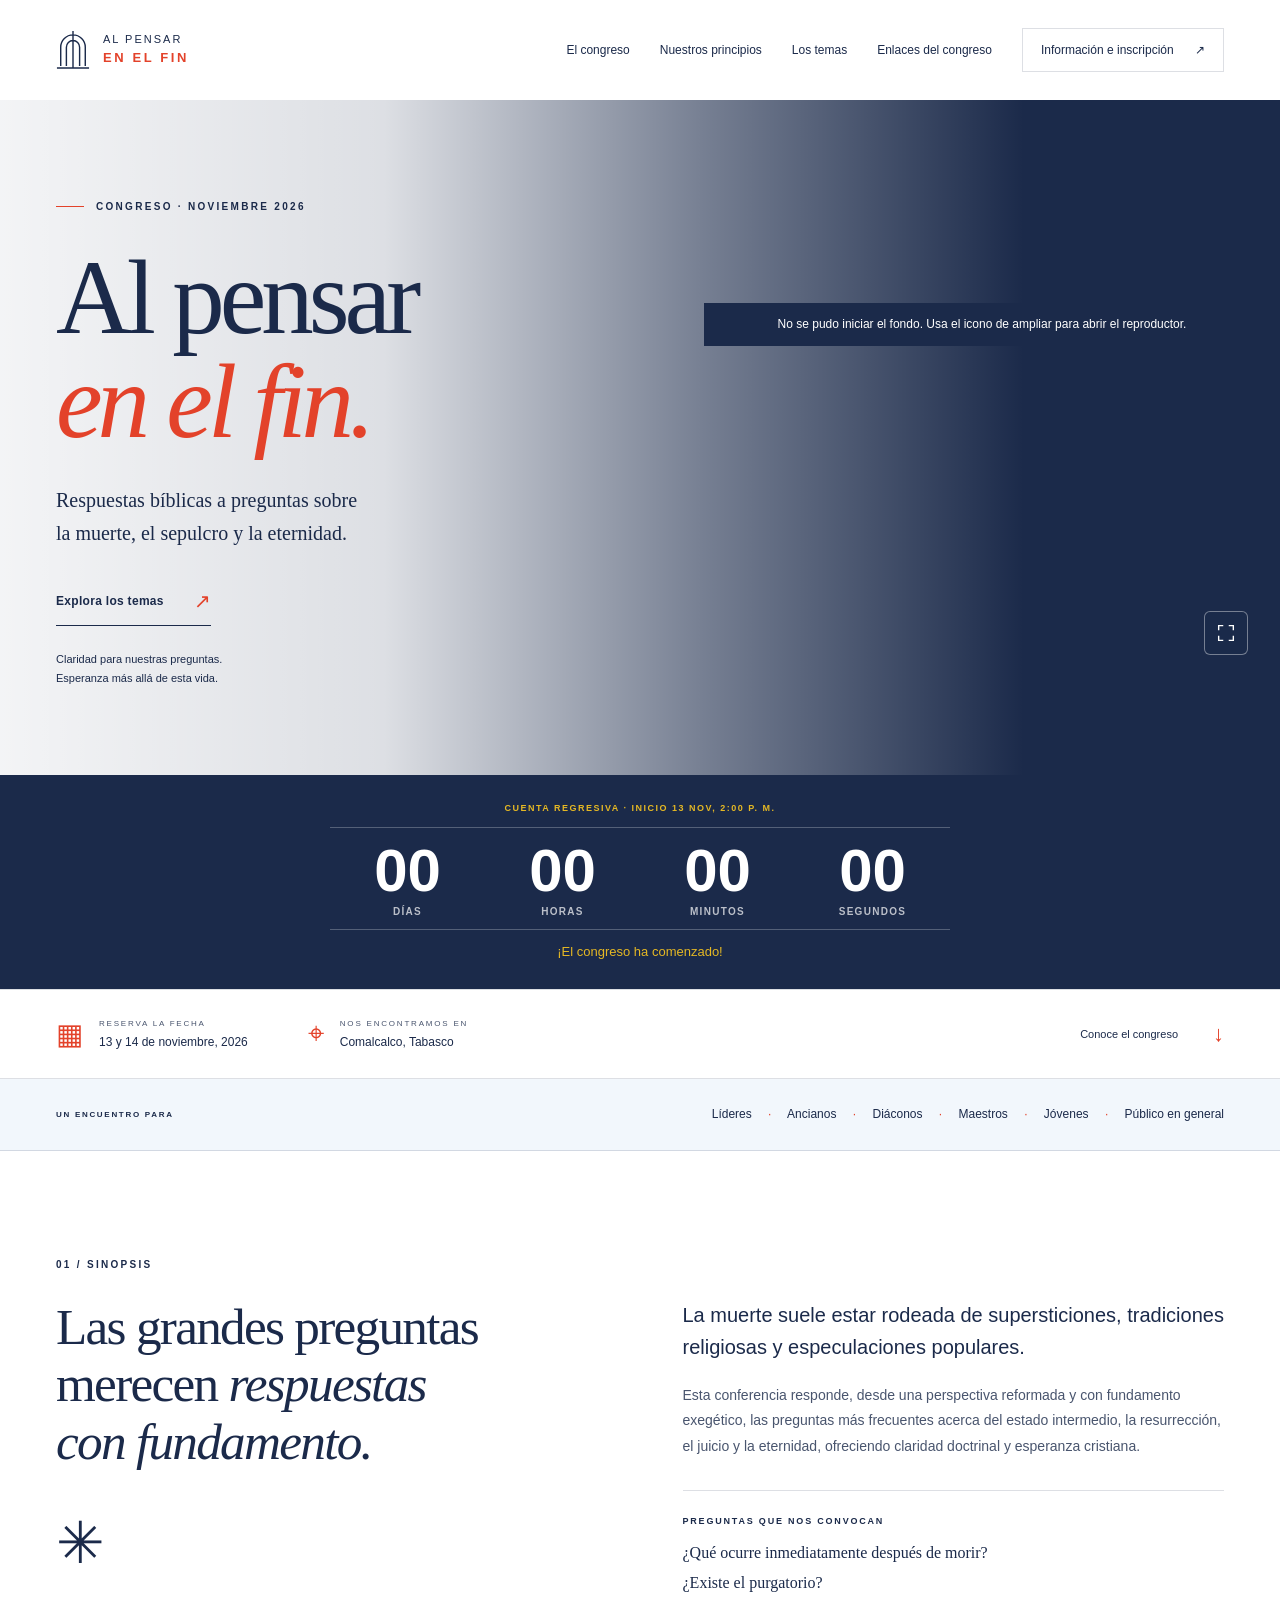
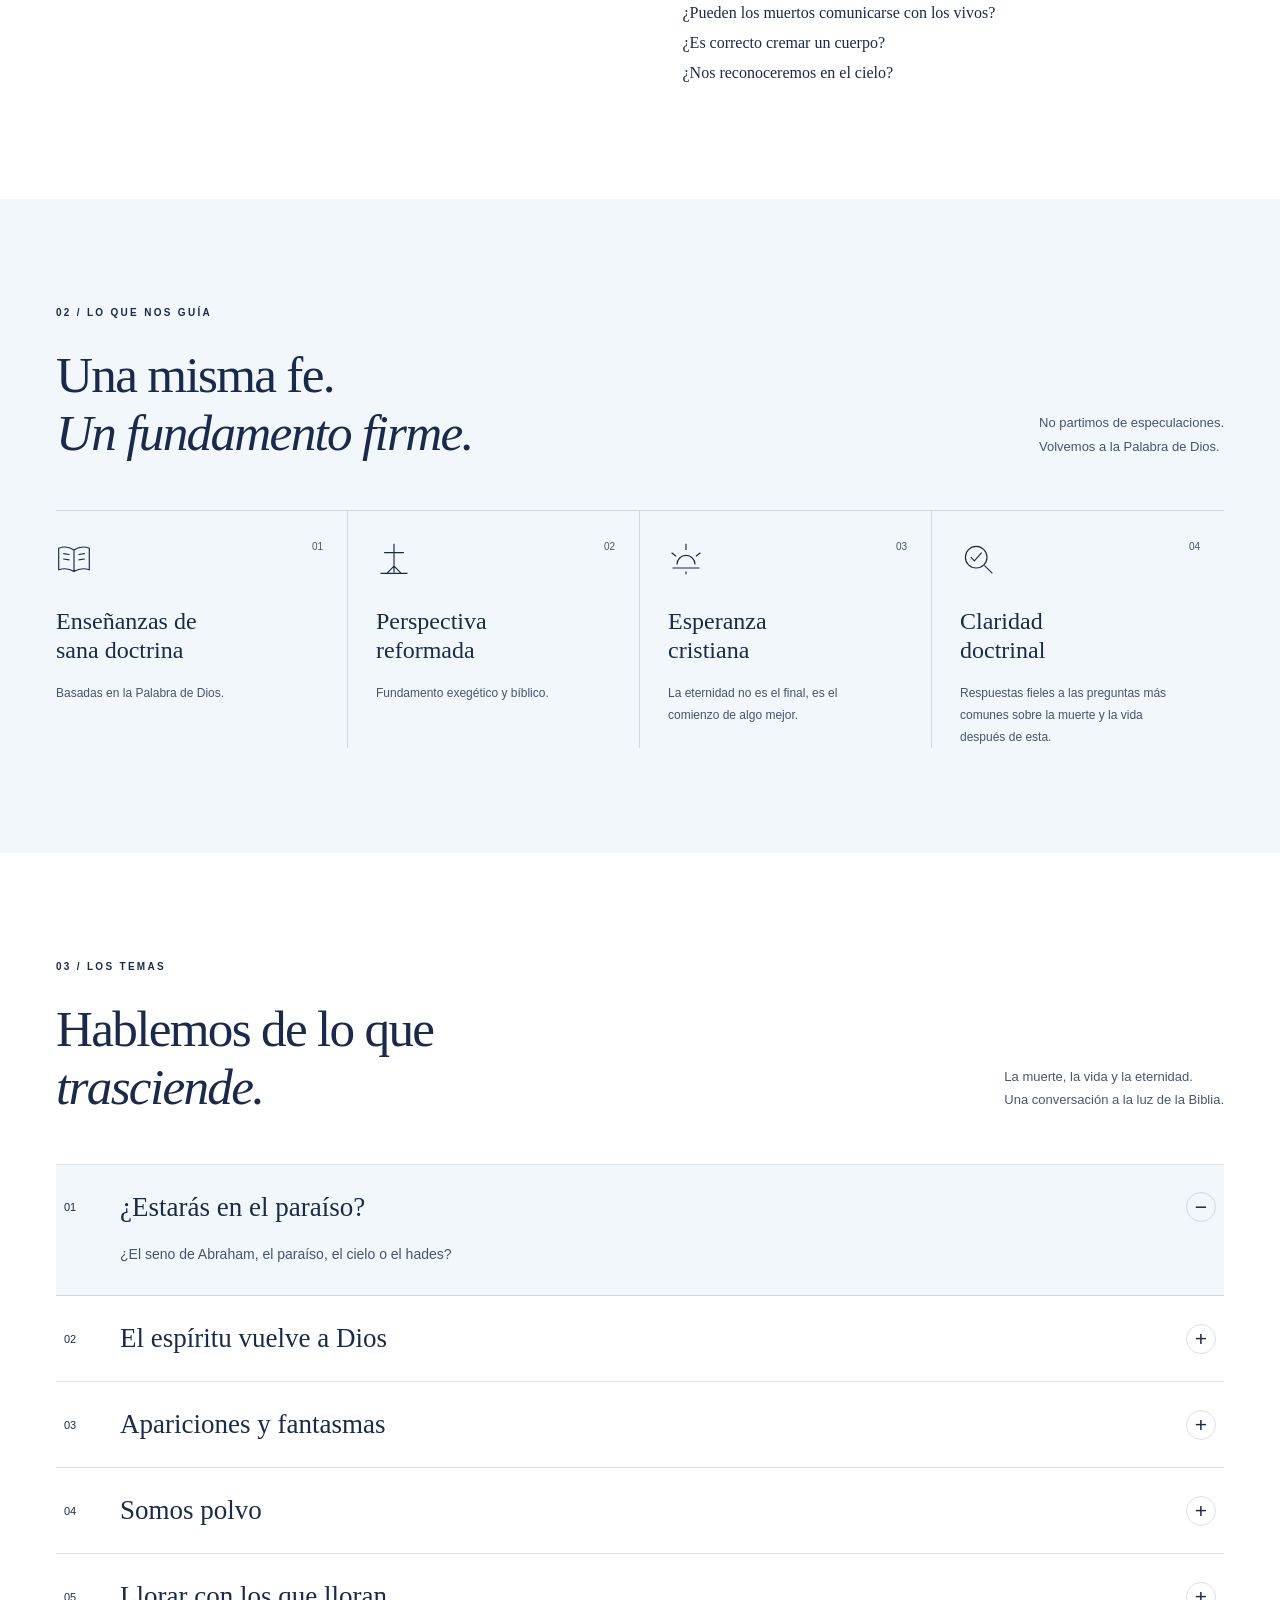
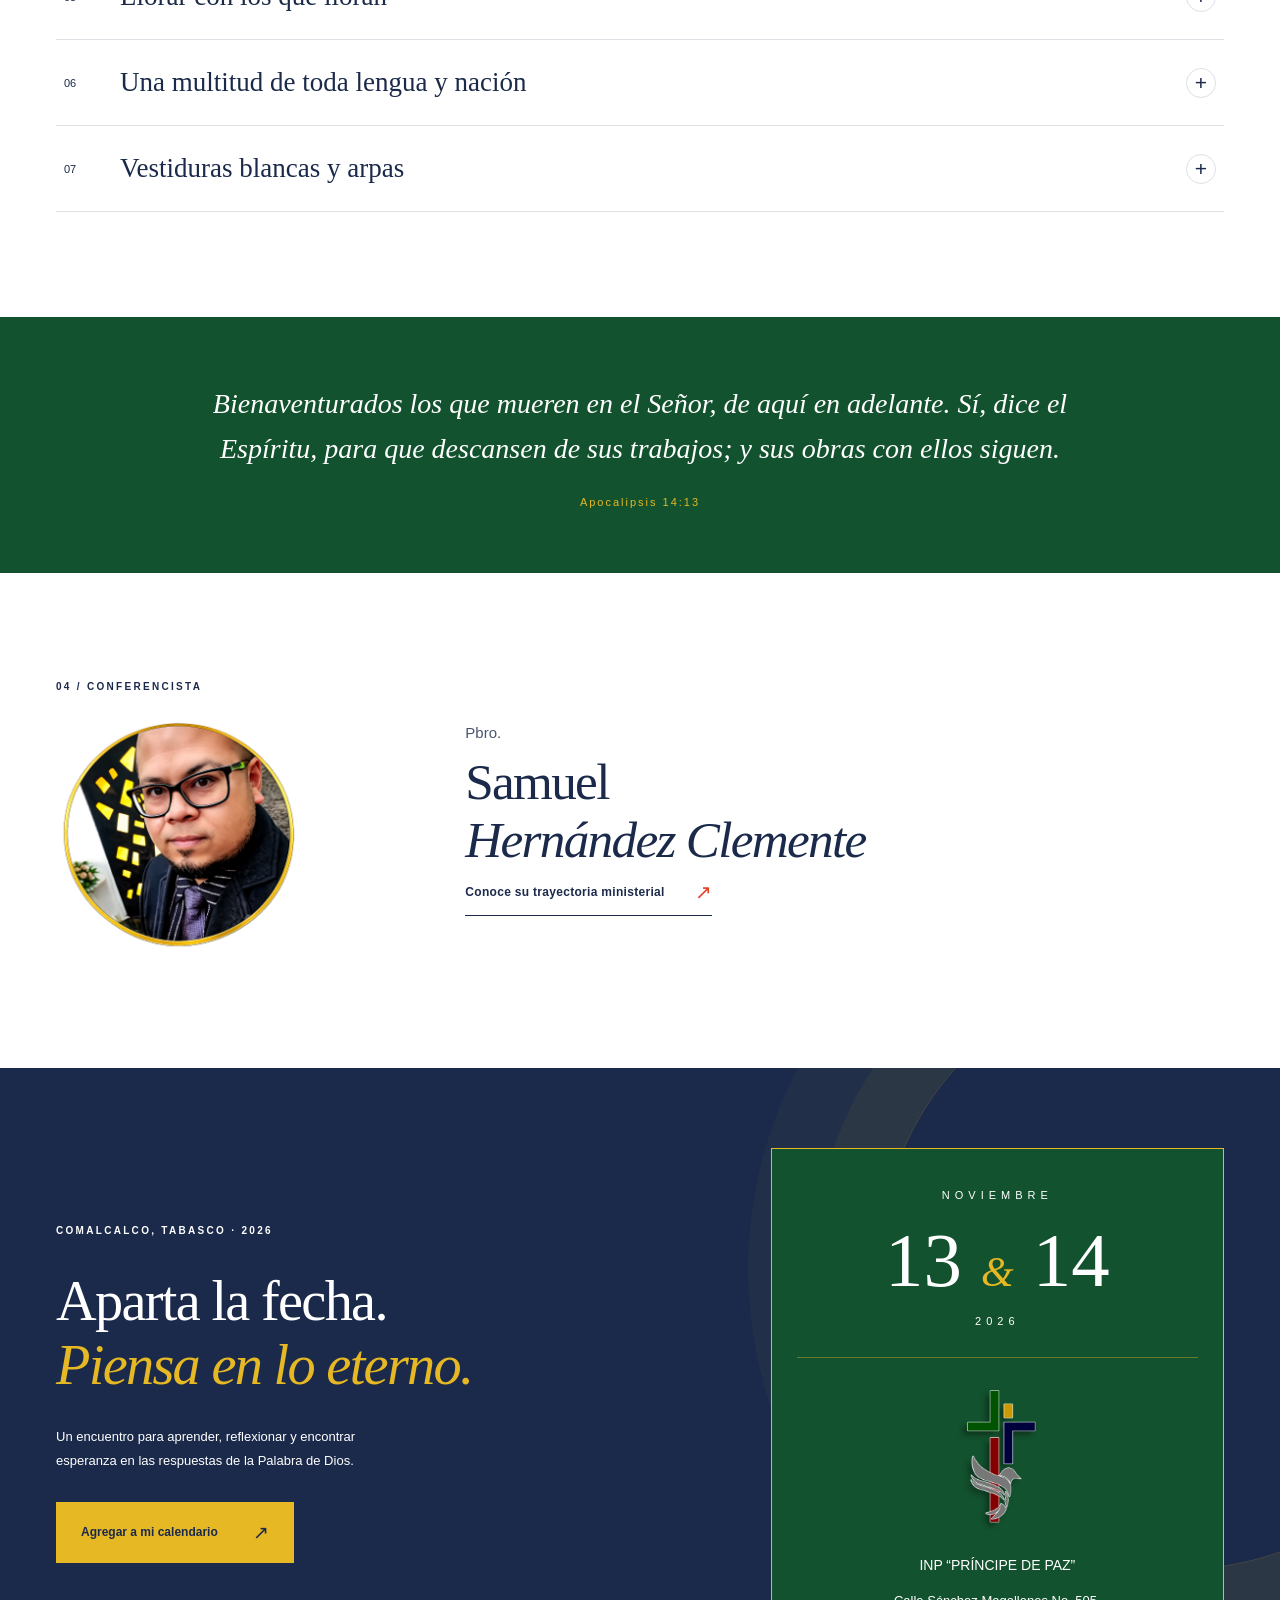
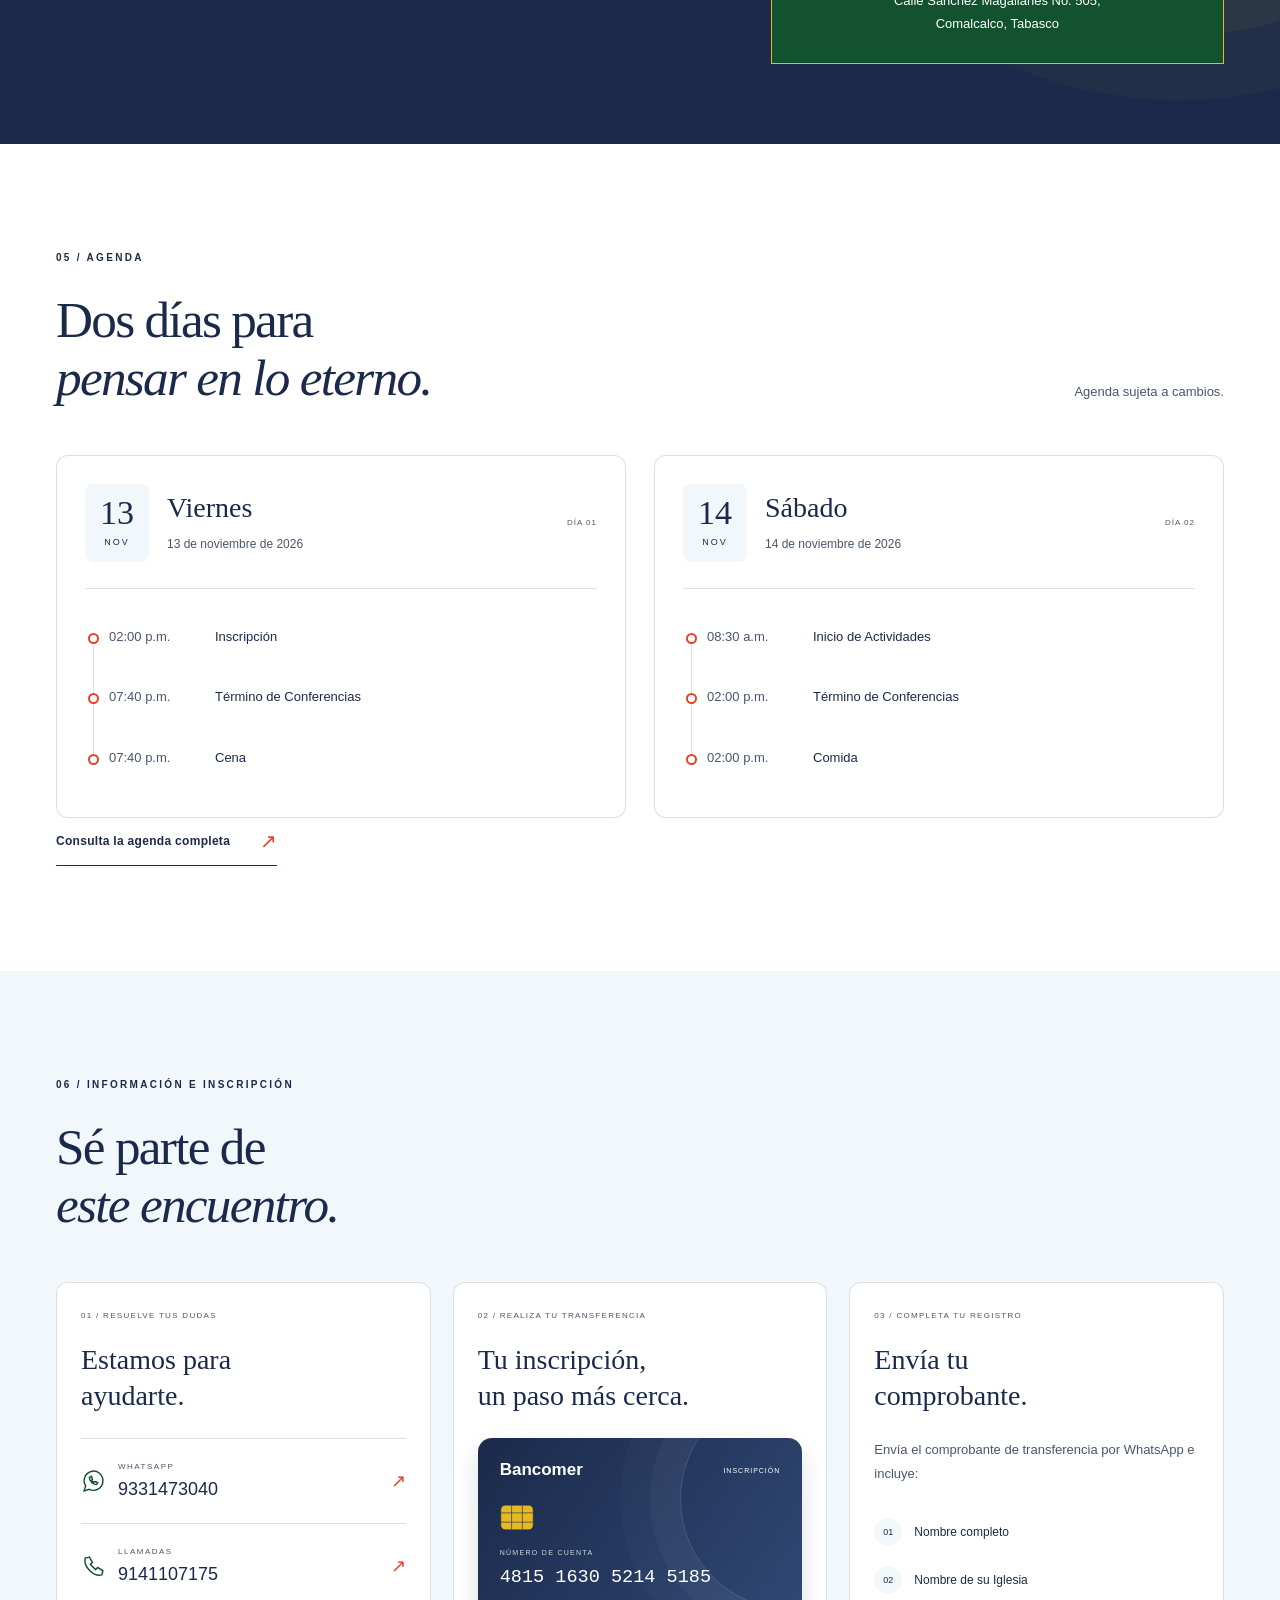
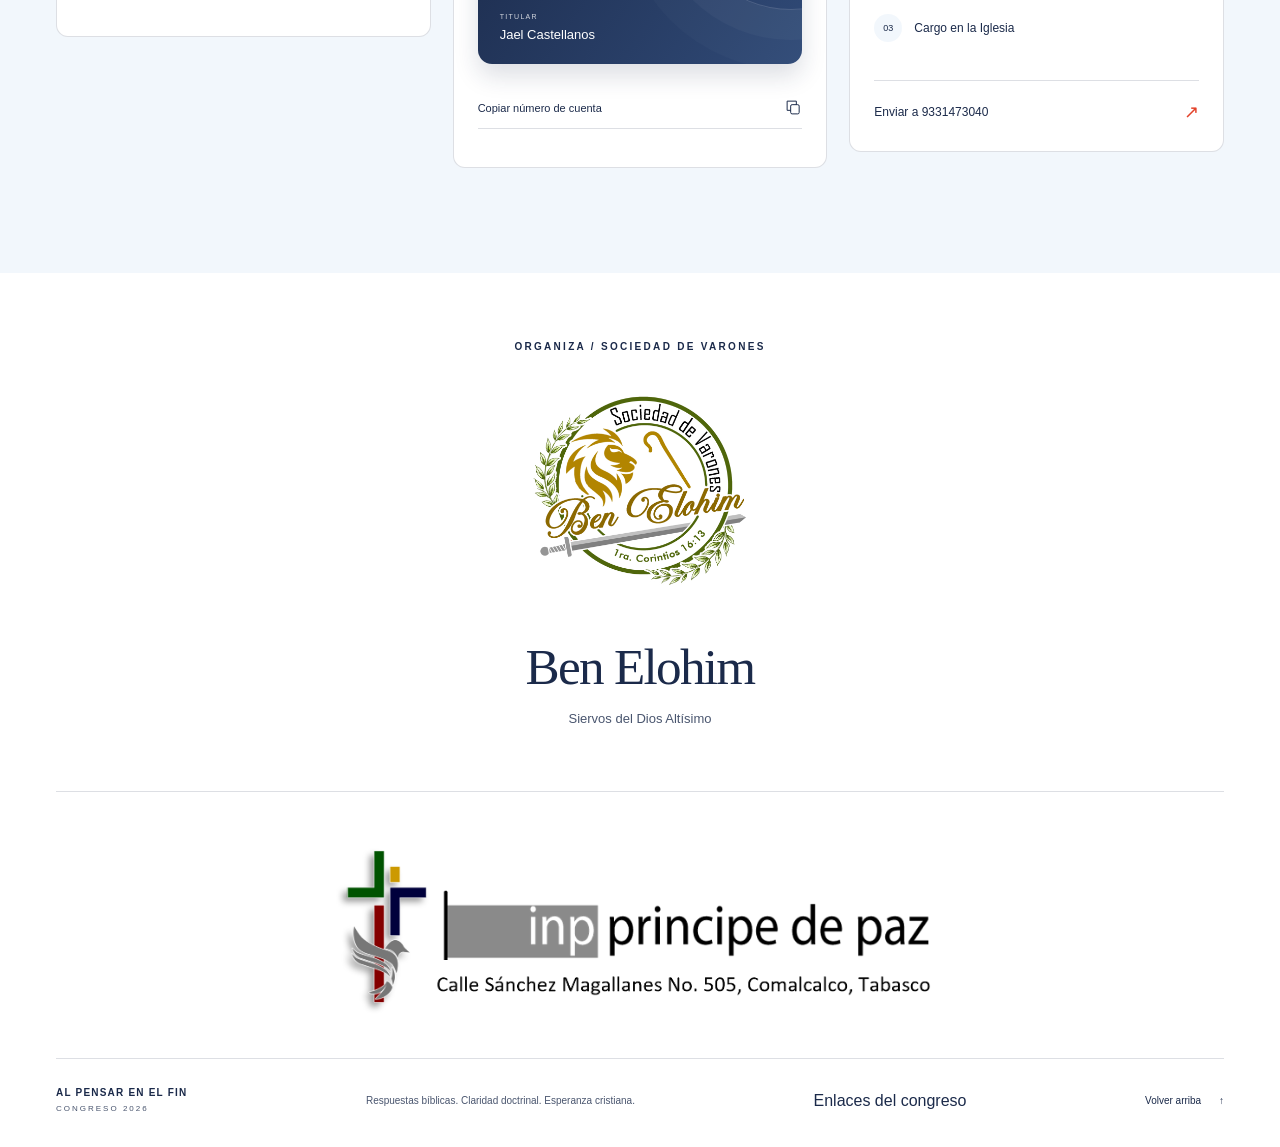
<file: index.html>
<!doctype html>
<html lang="es">
<head>
  <meta charset="UTF-8">
  <meta name="viewport" content="width=device-width, initial-scale=1">
  <meta name="theme-color" content="#1B2A4A">
  <meta name="description" content="Al pensar en el fin. Congreso de perspectiva reformada sobre la muerte, el sepulcro y la eternidad. 13 y 14 de noviembre de 2026 en Comalcalco, Tabasco.">
  <title>Al pensar en el fin — Congreso 2026</title>
  <link rel="stylesheet" href="styles.css">
  <script src="script.js" defer></script>
</head>
<body>
  <a class="skip-link" href="#contenido">Saltar al contenido</a>
  <header class="site-header">
    <a class="brand" href="#inicio" aria-label="Al pensar en el fin, inicio">
      <svg viewBox="0 0 36 42" aria-hidden="true"><path d="M5 38V18a13 13 0 0 1 26 0v20M11 38V18a7 7 0 0 1 14 0v20M18 1v39M1 40h34"/></svg>
      <span>AL PENSAR<br><strong>EN EL FIN</strong></span>
    </a>
    <button class="menu-toggle" type="button" aria-expanded="false" aria-controls="navigation">Menú <span aria-hidden="true">☰</span></button>
    <nav id="navigation" aria-label="Navegación principal">
      <a href="#congreso">El congreso</a>
      <a href="#principios">Nuestros principios</a>
      <a href="#temas">Los temas</a>
      <a href="enlaces.html">Enlaces del congreso</a>
      <a class="nav-cta" href="#inscripcion">Información e inscripción <span aria-hidden="true">↗</span></a>
    </nav>
  </header>

  <main id="contenido">
    <section class="hero" id="inicio" aria-labelledby="hero-title">
      <div class="hero-inner container">
        <div class="hero-copy">
          <p class="eyebrow"><span class="little-line"></span> CONGRESO · NOVIEMBRE 2026</p>
          <h1 id="hero-title">Al pensar<br><em>en el fin.</em></h1>
          <p class="hero-description">Respuestas bíblicas a preguntas sobre<br class="desktop-break"> la muerte, el sepulcro y la eternidad.</p>
          <a class="hero-link" href="#temas">Explora los temas <span aria-hidden="true">↗</span></a>
          <p class="hero-caption">Claridad para nuestras preguntas.<br>Esperanza más allá de esta vida.</p>
        </div>
      </div>
        <div class="hero-art">
          <video class="hero-video" id="background-video" src="img/background_lite.mp4" autoplay muted loop playsinline aria-hidden="true" tabindex="-1"></video>
          <button class="video-open" id="video-open" type="button" aria-haspopup="dialog" aria-controls="video-dialog" aria-label="Ampliar video" title="Ampliar video">
            <svg viewBox="0 0 24 24" fill="none" stroke="currentColor" stroke-width="1.5" aria-hidden="true"><path d="M9 4H4v5m11-5h5v5M4 15v5h5m11-5v5h-5"/></svg>
          </button>
          <p class="video-status" id="background-status" role="status"></p>
        </div>
    </section>
    <section class="countdown-section" aria-label="Cuenta regresiva para el congreso">
      <div class="countdown" id="countdown" data-target="2026-11-13T14:00:00-06:00" role="timer" aria-label="Tiempo restante para el inicio del congreso"><p class="countdown-label">CUENTA REGRESIVA · INICIO 13 NOV, 2:00 P. M.</p><div class="countdown-units"><div><strong data-countdown-days>00</strong><span>DÍAS</span></div><div><strong data-countdown-hours>00</strong><span>HORAS</span></div><div><strong data-countdown-minutes>00</strong><span>MINUTOS</span></div><div><strong data-countdown-seconds>00</strong><span>SEGUNDOS</span></div></div><p class="countdown-message" id="countdown-message" role="status"></p></div>
    </section>
    <div class="hero-meta-bar"><div class="hero-meta container">
        <div><span class="meta-icon" aria-hidden="true">▦</span><p><span>RESERVA LA FECHA</span><strong>13 y 14 de noviembre, 2026</strong></p></div>
        <div><span class="meta-icon" aria-hidden="true">⌖</span><p><span>NOS ENCONTRAMOS EN</span><strong>Comalcalco, Tabasco</strong></p></div>
        <a href="#congreso" class="discover">Conoce el congreso <span aria-hidden="true">↓</span></a>
      </div></div>

    <div class="audience-strip"><div class="container"><span>UN ENCUENTRO PARA</span><p>Líderes <b>·</b> Ancianos <b>·</b> Diáconos <b>·</b> Maestros <b>·</b> Jóvenes <b>·</b> Público en general</p></div></div>

    <section class="section container overview" id="congreso" aria-labelledby="overview-title">
      <div>
        <p class="eyebrow">01 / SINOPSIS</p>
        <h2 id="overview-title">Las grandes preguntas<br>merecen <em>respuestas<br>con fundamento.</em></h2>
        <span class="section-mark" aria-hidden="true">✳</span>
      </div>
      <div class="overview-copy">
        <p class="lead">La muerte suele estar rodeada de supersticiones, tradiciones religiosas y especulaciones populares.</p>
        <p>Esta conferencia responde, desde una perspectiva reformada y con fundamento exegético, las preguntas más frecuentes acerca del estado intermedio, la resurrección, el juicio y la eternidad, ofreciendo claridad doctrinal y esperanza cristiana.</p>
        <div class="questions">
          <p class="small-label">PREGUNTAS QUE NOS CONVOCAN</p>
          <p>¿Qué ocurre inmediatamente después de morir?</p>
          <p>¿Existe el purgatorio?</p>
          <p>¿Pueden los muertos comunicarse con los vivos?</p>
          <p>¿Es correcto cremar un cuerpo?</p>
          <p>¿Nos reconoceremos en el cielo?</p>
        </div>
      </div>
    </section>

    <section class="principles-section" id="principios" aria-labelledby="principles-title">
      <div class="container section">
        <div class="section-heading"><div><p class="eyebrow">02 / LO QUE NOS GUÍA</p><h2 id="principles-title">Una misma fe.<br><em>Un fundamento firme.</em></h2></div><p>No partimos de especulaciones.<br>Volvemos a la Palabra de Dios.</p></div>
        <div class="principles-grid">
          <article><span class="principle-number">01</span><svg viewBox="0 0 40 40" aria-hidden="true"><path d="M20 10C14 6 8 6 3 8v24c6-2 11-2 17 2 6-4 11-4 17-2V8c-5-2-11-2-17 2Zm0 0v24M8 14l7 1m-7 5 7 1m10-6 7-1m-7 7 7-1"/></svg><h3>Enseñanzas de<br>sana doctrina</h3><p>Basadas en la Palabra de Dios.</p></article>
          <article><span class="principle-number">02</span><svg viewBox="0 0 40 40" aria-hidden="true"><path d="M20 3v32M9 13h22M5 36h30M12 36l8-8 8 8"/></svg><h3>Perspectiva<br>reformada</h3><p>Fundamento exegético y bíblico.</p></article>
          <article><span class="principle-number">03</span><svg viewBox="0 0 40 40" aria-hidden="true"><path d="M5 30h30M10 26a10 10 0 0 1 20 0M20 3v7M4 13l5 4m27-4-5 4M20 34v3"/></svg><h3>Esperanza<br>cristiana</h3><p>La eternidad no es el final, es el comienzo de algo mejor.</p></article>
          <article><span class="principle-number">04</span><svg viewBox="0 0 40 40" aria-hidden="true"><circle cx="18" cy="18" r="12"/><path d="m27 27 9 9M12 18l4 4 8-9"/></svg><h3>Claridad<br>doctrinal</h3><p>Respuestas fieles a las preguntas más comunes sobre la muerte y la vida después de esta.</p></article>
        </div>
      </div>
    </section>

    <section class="section container topics-section" id="temas" aria-labelledby="topics-title">
      <div class="section-heading"><div><p class="eyebrow">03 / LOS TEMAS</p><h2 id="topics-title">Hablemos de lo que<br><em>trasciende.</em></h2></div><p>La muerte, la vida y la eternidad.<br>Una conversación a la luz de la Biblia.</p></div>
      <div class="topic-list">
        <details open><summary><span class="topic-number">01</span><h3>¿Estarás en el paraíso?</h3><span class="topic-toggle" aria-hidden="true"></span></summary><p>¿El seno de Abraham, el paraíso, el cielo o el hades?</p></details>
        <details><summary><span class="topic-number">02</span><h3>El espíritu vuelve a Dios</h3><span class="topic-toggle" aria-hidden="true"></span></summary><p>¿Espíritu, alma y cuerpo? ¿Cuántas partes nos componen?</p></details>
        <details><summary><span class="topic-number">03</span><h3>Apariciones y fantasmas</h3><span class="topic-toggle" aria-hidden="true"></span></summary><p>Almas en pena, contacto y comunicación con los muertos</p></details>
        <details><summary><span class="topic-number">04</span><h3>Somos polvo</h3><span class="topic-toggle" aria-hidden="true"></span></summary><p>Incineración, donación de órganos y eutanasia ¿Qué dice la Biblia?</p></details>
        <details><summary><span class="topic-number">05</span><h3>Llorar con los que lloran</h3><span class="topic-toggle" aria-hidden="true"></span></summary><p>¿Podemos guardar luto, hacer cultos fúnebres y visitar el cementerio?</p></details>
        <details><summary><span class="topic-number">06</span><h3>Una multitud de toda lengua y nación</h3><span class="topic-toggle" aria-hidden="true"></span></summary><p>¿Nos conoceremos en gloria?</p></details>
        <details><summary><span class="topic-number">07</span><h3>Vestiduras blancas y arpas</h3><span class="topic-toggle" aria-hidden="true"></span></summary><p>¿Qué haremos por la eternidad?</p></details>
      </div>
    </section>

    <section class="scripture-section" aria-label="Apocalipsis 14:13">
      <figure class="container">
        <blockquote>Bienaventurados los que mueren en el Señor, de aquí en adelante. Sí, dice el Espíritu, para que descansen de sus trabajos; y sus obras con ellos siguen.</blockquote>
        <figcaption>Apocalipsis 14:13</figcaption>
      </figure>
    </section>

    <section class="section container speaker-section" id="conferencista" aria-labelledby="speaker-title">
      <div class="speaker-portrait"><p class="eyebrow">04 / CONFERENCISTA</p><img src="img/foto_conferencista.png" alt="Pbro. Samuel Hernández Clemente" width="243" height="231" loading="lazy" decoding="async"></div>
      <div><p class="speaker-title">Pbro.</p><h2 id="speaker-title">Samuel<br><em>Hernández Clemente</em></h2><a class="hero-link" href="cv-ministerial.html">Conoce su trayectoria ministerial <span aria-hidden="true">↗</span></a></div>
    </section>

    <section class="event-section" id="encuentro" aria-labelledby="event-title">
      <div class="container event-inner">
        <div class="event-copy"><p class="eyebrow">COMALCALCO, TABASCO · 2026</p><h2 id="event-title">Aparta la fecha.<br><em>Piensa en lo eterno.</em></h2><p>Un encuentro para aprender, reflexionar y encontrar<br class="desktop-break"> esperanza en las respuestas de la Palabra de Dios.</p><button class="button button-gold" id="calendar-download" type="button">Agregar a mi calendario <span aria-hidden="true">↗</span></button><p class="calendar-status" id="calendar-status" role="status"></p></div>
        <div class="date-card"><span>NOVIEMBRE</span><strong>13 <i>&</i> 14</strong><span>2026</span><div class="date-location"><img class="venue-logo" src="img/logo_pp.png" alt="Logo de la INP Príncipe de Paz" loading="lazy" decoding="async">INP “PRÍNCIPE DE PAZ”</div><address>Calle Sánchez Magallanes No. 505,<br>Comalcalco, Tabasco</address></div>
      </div>
    </section>

    <section class="section container" id="agenda" aria-labelledby="agenda-title">
      <div class="section-heading"><div><p class="eyebrow">05 / AGENDA</p><h2 id="agenda-title">Dos días para<br><em>pensar en lo eterno.</em></h2></div><p>Agenda sujeta a cambios.</p></div>
      <div class="agenda-grid">
        <article class="agenda-day"><header class="agenda-header"><span class="agenda-date" aria-hidden="true">13<span>NOV</span></span><h3>Viernes <time datetime="2026-11-13">13 de noviembre de 2026</time></h3><span class="day-tag">DÍA 01</span></header><ul>
          <li><time datetime="2026-11-13T14:00:00-06:00">02:00 p.m.</time><span>Inscripción</span></li>
          <li><time datetime="2026-11-13T19:40:00-06:00">07:40 p.m.</time><span>Término de Conferencias</span></li>
          <li><time datetime="2026-11-13T19:40:00-06:00">07:40 p.m.</time><span>Cena</span></li>
        </ul></article>
        <article class="agenda-day"><header class="agenda-header"><span class="agenda-date" aria-hidden="true">14<span>NOV</span></span><h3>Sábado <time datetime="2026-11-14">14 de noviembre de 2026</time></h3><span class="day-tag">DÍA 02</span></header><ul>
          <li><time datetime="2026-11-14T08:30:00-06:00">08:30 a.m.</time><span>Inicio de Actividades</span></li>
          <li><time datetime="2026-11-14T14:00:00-06:00">02:00 p.m.</time><span>Término de Conferencias</span></li>
          <li><time datetime="2026-11-14T14:00:00-06:00">02:00 p.m.</time><span>Comida</span></li>
        </ul></article>
      </div>
      <a class="hero-link" href="agenda.html">Consulta la agenda completa <span aria-hidden="true">↗</span></a>
    </section>

    <section class="registration-section" id="inscripcion" aria-labelledby="registration-title">
      <div class="section container">
        <div class="section-heading"><div><p class="eyebrow">06 / INFORMACIÓN E INSCRIPCIÓN</p><h2 id="registration-title">Sé parte de<br><em>este encuentro.</em></h2></div></div>
        <div class="registration-grid">
          <article class="contact-card">
            <span class="registration-step">01 / RESUELVE TUS DUDAS</span><h3>Estamos para<br>ayudarte.</h3>
            <a class="contact-action" href="https://wa.me/529331473040" target="_blank" rel="noopener"><svg viewBox="0 0 24 24" aria-hidden="true"><path d="M21 11.5a9 9 0 0 1-13 8L3 21l1.5-5A9 9 0 1 1 21 11.5Z"/><path d="M8 8c0 4 4 7 7 7l1-2-3-1-1 1-2-2 1-1-1-3Z"/></svg><span><small>WHATSAPP</small>9331473040</span><span aria-hidden="true">↗</span></a>
            <a class="contact-action" href="tel:+529141107175"><svg viewBox="0 0 24 24" aria-hidden="true"><path d="m8 3-4 1c-2 8 8 18 16 16l1-4-5-3-2 2-5-5 2-2Z"/></svg><span><small>LLAMADAS</small>9141107175</span><span aria-hidden="true">↗</span></a>
          </article>
          <article class="payment-panel">
            <span class="registration-step">02 / REALIZA TU TRANSFERENCIA</span><h3>Tu inscripción,<br>un paso más cerca.</h3>
            <div class="bank-card" aria-label="Datos bancarios para la inscripción">
              <div class="bank-card-top"><strong>Bancomer</strong><span>INSCRIPCIÓN</span></div>
              <svg class="card-chip" viewBox="0 0 44 34" aria-hidden="true"><rect x="1" y="1" width="42" height="32" rx="6"/><path d="M15 1v10H1m42 0H29V1M15 33V23H1m42 0H29v10M15 11h14v12H15Z"/></svg>
              <span class="bank-label">NÚMERO DE CUENTA</span>
              <strong class="account-number" id="account-number" data-account="4815163052145185">4815 1630 5214 5185</strong>
              <span class="bank-label">TITULAR</span><span class="bank-holder">Jael Castellanos</span>
            </div>
            <button class="copy-account" id="copy-account" type="button">Copiar número de cuenta <svg viewBox="0 0 24 24" aria-hidden="true"><rect x="8" y="8" width="12" height="13" rx="2"/><path d="M16 8V3H3v13h5"/></svg></button>
            <p class="copy-status" id="copy-status" role="status"></p>
          </article>
          <article class="receipt-card">
            <span class="registration-step">03 / COMPLETA TU REGISTRO</span><h3>Envía tu<br>comprobante.</h3><p>Envía el comprobante de transferencia por WhatsApp e incluye:</p>
            <ol class="receipt-checklist"><li>Nombre completo</li><li>Nombre de su Iglesia</li><li>Cargo en la Iglesia</li></ol>
            <a class="receipt-link" href="https://wa.me/529331473040" target="_blank" rel="noopener">Enviar a 9331473040 <span aria-hidden="true">↗</span></a>
          </article>
        </div>
      </div>
    </section>
    <section class="organizer-section container" aria-labelledby="organizer-title"><p class="eyebrow">ORGANIZA / SOCIEDAD DE VARONES</p><a class="organizer-logo-link" href="ben-elohim.html" aria-label="Ir a la página de Ben Elohim"><img class="organizer-logo" src="img/logo_ben_elohim.png" alt="Logo de la Sociedad de Varones Ben Elohim" width="950" height="950" loading="lazy" decoding="async"></a><h2 id="organizer-title">Ben Elohim</h2><p>Siervos del Dios Altísimo</p></section>
  </main>
  <dialog class="video-dialog" id="video-dialog" aria-labelledby="video-title">
    <div class="video-dialog-header"><h2 id="video-title">Al pensar en el fin</h2><button class="video-close" id="video-close" type="button" autofocus>Cerrar <span aria-hidden="true">×</span></button></div>
    <video id="full-video" src="img/background_lite.mp4" controls playsinline preload="none" aria-label="Video de Al pensar en el fin">Tu navegador no admite video HTML5. <a href="img/background_lite.mp4">Abrir el video</a>.</video>
    <p class="player-status" id="player-status" role="status"></p>
    <a class="video-direct-link" href="img/background_lite.mp4" target="_blank" rel="noopener">Abrir video directamente ↗</a>
  </dialog>
  <footer class="site-footer">
    <div class="container">
      <img class="footer-church-logo" src="img/footer_pp.png" alt="Iglesia Nacional Presbiteriana Príncipe de Paz" loading="lazy" decoding="async">
      <div class="footer-bottom"><a class="footer-brand" href="#inicio">AL PENSAR EN EL FIN<span>CONGRESO 2026</span></a><p>Respuestas bíblicas. Claridad doctrinal. Esperanza cristiana.</p><a href="enlaces.html">Enlaces del congreso</a><a href="#inicio">Volver arriba <span aria-hidden="true">↑</span></a></div>
    </div>
  </footer>
</body>
</html>
</file>
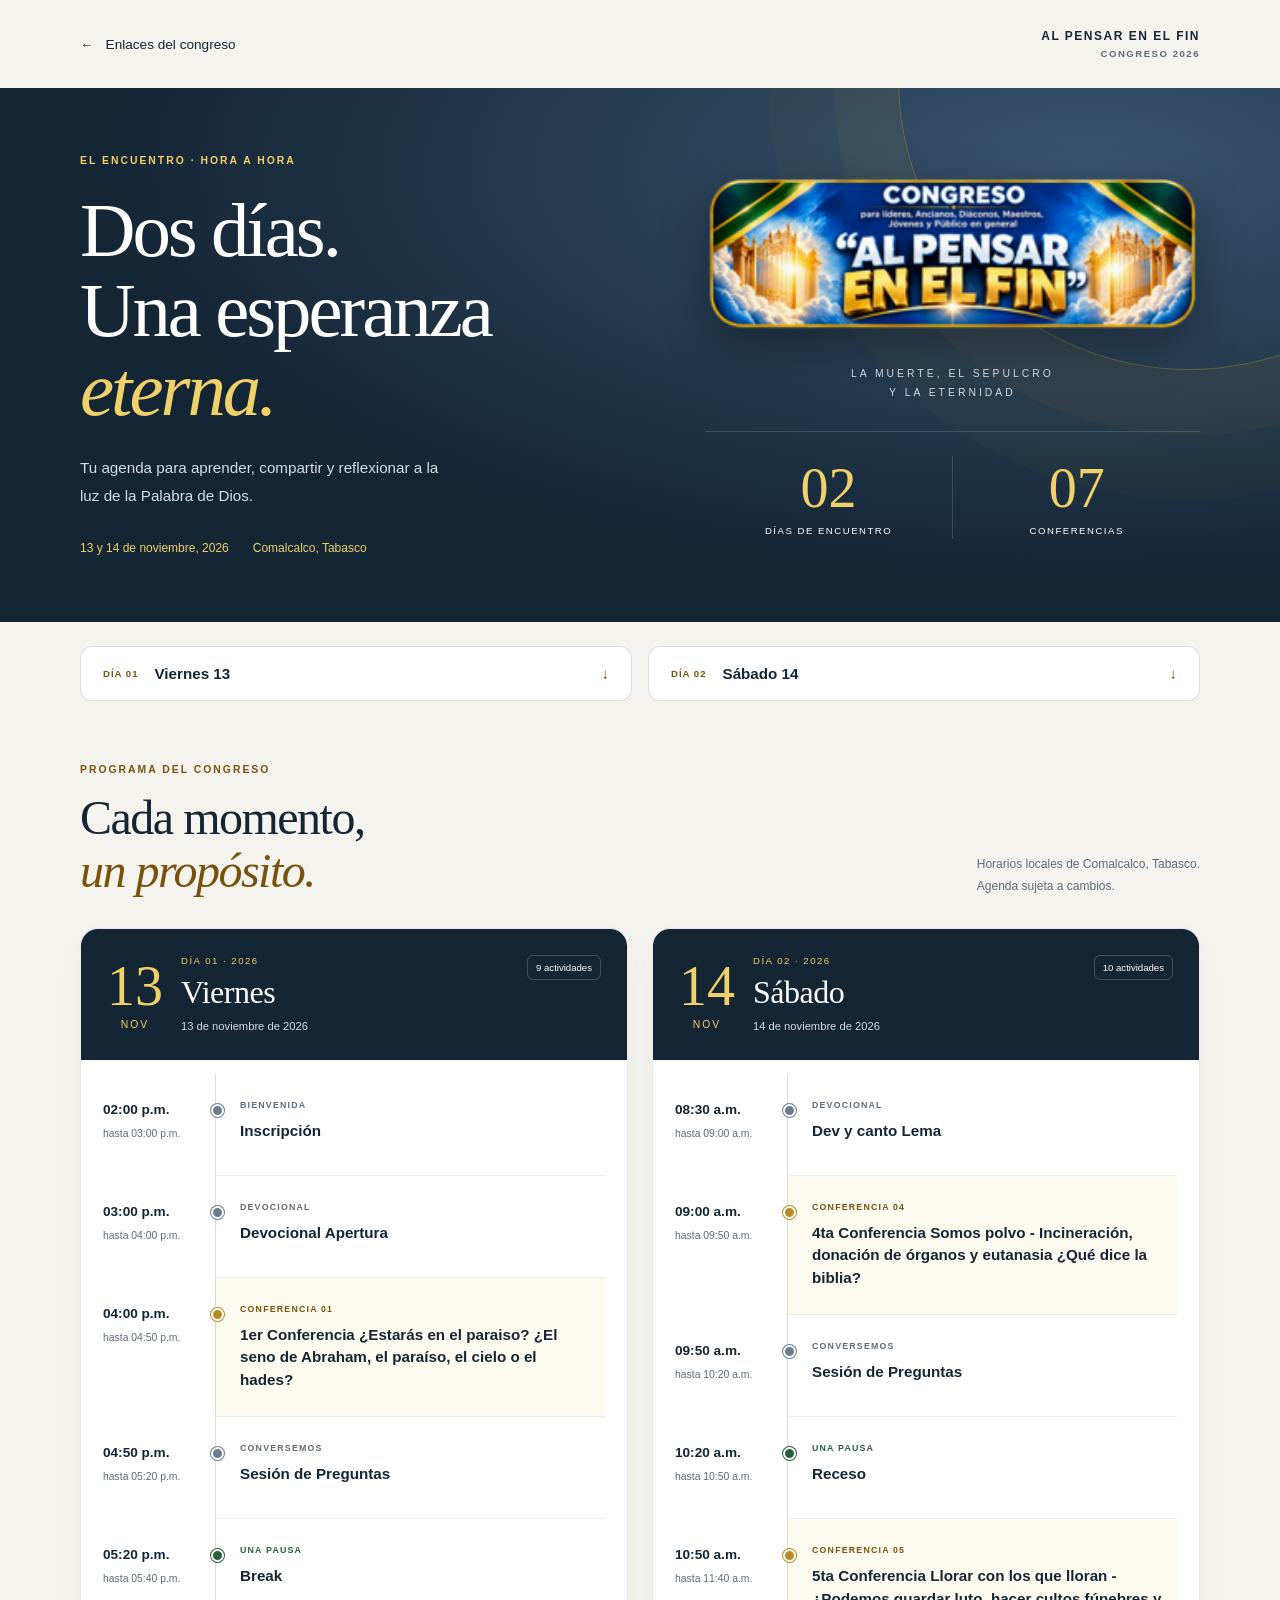
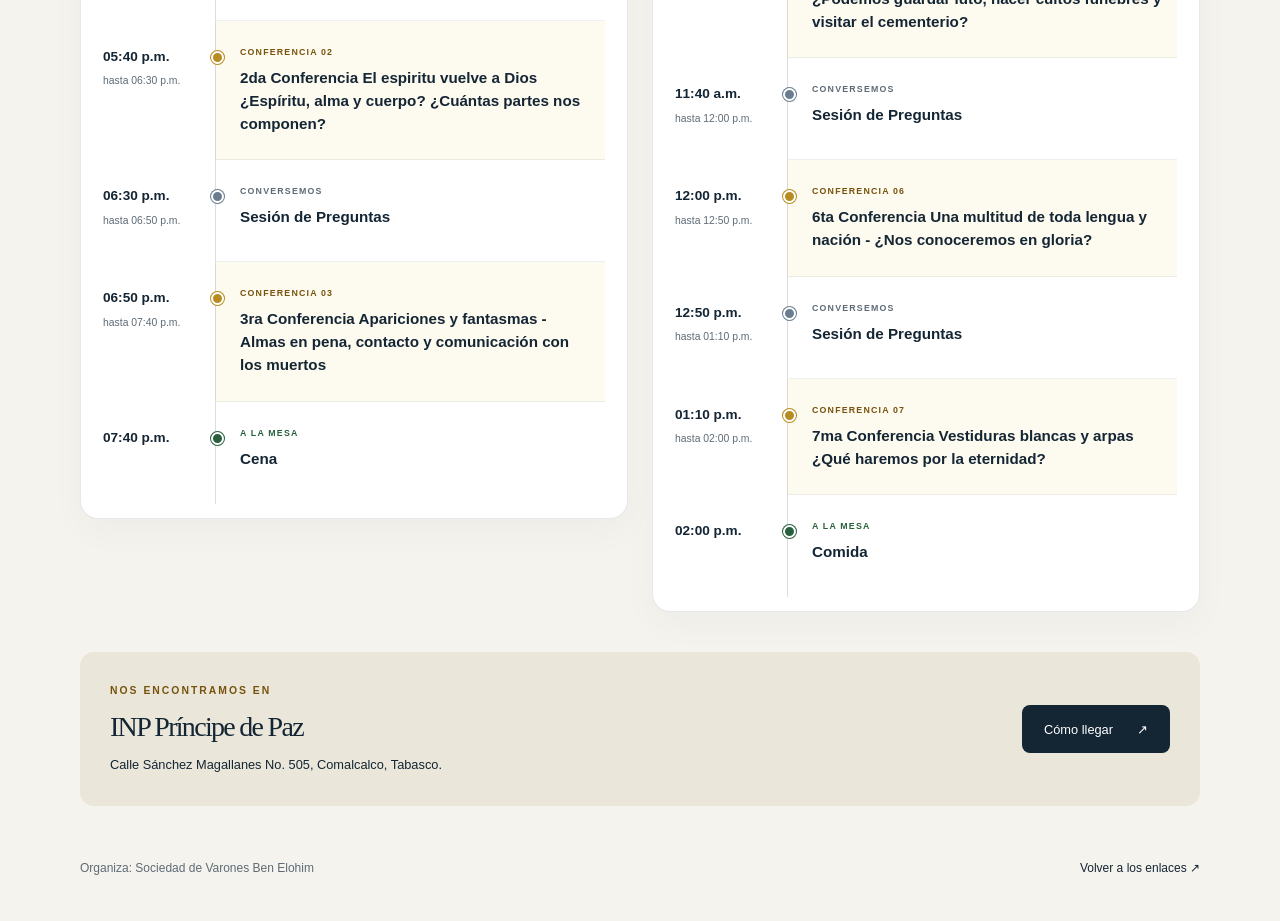
<file: agenda.html>
<!doctype html>
<html lang="es">
<head>
  <meta charset="UTF-8">
  <meta name="viewport" content="width=device-width, initial-scale=1">
  <meta name="theme-color" content="#142534">
  <meta name="description" content="Agenda del congreso Al pensar en el fin. Consulta los horarios de las conferencias y actividades del 13 y 14 de noviembre de 2026 en Comalcalco, Tabasco.">
  <title>Agenda — Al pensar en el fin</title>
  <link rel="stylesheet" href="styles.css">
  <link rel="stylesheet" href="agenda.css">
</head>
<body class="program-page">
  <a class="skip-link" href="#contenido">Saltar al contenido</a>
  <header class="program-topbar program-container">
    <a class="program-back" href="enlaces.html"><span aria-hidden="true">←</span> Enlaces del congreso</a>
    <a class="program-brand" href="index.html">AL PENSAR EN EL FIN <span>CONGRESO 2026</span></a>
  </header>
  <main id="contenido">
    <section class="program-hero" aria-labelledby="program-title">
      <div class="program-container program-hero-grid">
        <div>
          <p class="program-eyebrow">EL ENCUENTRO · HORA A HORA</p>
          <h1 id="program-title">Dos días.<br>Una esperanza<br><em>eterna.</em></h1>
          <p class="program-intro">Tu agenda para aprender, compartir y reflexionar a la luz de la Palabra de Dios.</p>
          <div class="program-facts"><span>13 y 14 de noviembre, 2026</span><span>Comalcalco, Tabasco</span></div>
        </div>
        <div class="program-art">
          <img src="img/header_img.png" alt="Congreso Al pensar en el fin" width="297" height="99" fetchpriority="high">
          <p>LA MUERTE, EL SEPULCRO<br>Y LA ETERNIDAD</p>
          <div class="program-stats"><div><strong>02</strong><span>DÍAS DE ENCUENTRO</span></div><div><strong>07</strong><span>CONFERENCIAS</span></div></div>
        </div>
      </div>
    </section>
    <div class="program-container">
      <nav class="program-days" aria-label="Ir al día de la agenda">
        <a href="#viernes"><span>DÍA 01</span> Viernes 13 <span aria-hidden="true">↓</span></a>
        <a href="#sabado"><span>DÍA 02</span> Sábado 14 <span aria-hidden="true">↓</span></a>
      </nav>
      <div class="program-section-heading"><div><p class="program-eyebrow">PROGRAMA DEL CONGRESO</p><h2>Cada momento,<br><em>un propósito.</em></h2></div><p>Horarios locales de Comalcalco, Tabasco.<br>Agenda sujeta a cambios.</p></div>
      <div class="program-grid">
        <section class="program-day" id="viernes" aria-labelledby="viernes-title">
          <header class="program-day-header"><div class="program-day-number" aria-hidden="true">13<span>NOV</span></div><div><p>DÍA 01 · 2026</p><h2 id="viernes-title">Viernes</h2><time datetime="2026-11-13">13 de noviembre de 2026</time></div><span class="program-day-total">9 actividades</span></header>
          <ol class="program-timeline">
            <li><div class="program-hours"><time datetime="2026-11-13T14:00:00-06:00">02:00 p.m.</time><span>hasta <time datetime="2026-11-13T15:00:00-06:00">03:00 p.m.</time></span></div><div class="program-activity"><span class="program-category">BIENVENIDA</span><h3>Inscripción</h3></div></li>
            <li><div class="program-hours"><time datetime="2026-11-13T15:00:00-06:00">03:00 p.m.</time><span>hasta <time datetime="2026-11-13T16:00:00-06:00">04:00 p.m.</time></span></div><div class="program-activity"><span class="program-category">DEVOCIONAL</span><h3>Devocional Apertura</h3></div></li>
            <li class="program-conference"><div class="program-hours"><time datetime="2026-11-13T16:00:00-06:00">04:00 p.m.</time><span>hasta <time datetime="2026-11-13T16:50:00-06:00">04:50 p.m.</time></span></div><div class="program-activity"><span class="program-category">CONFERENCIA 01</span><h3>1er Conferencia ¿Estarás en el paraiso? ¿El seno de Abraham, el paraíso, el cielo o el hades?</h3></div></li>
            <li><div class="program-hours"><time datetime="2026-11-13T16:50:00-06:00">04:50 p.m.</time><span>hasta <time datetime="2026-11-13T17:20:00-06:00">05:20 p.m.</time></span></div><div class="program-activity"><span class="program-category">CONVERSEMOS</span><h3>Sesión de Preguntas</h3></div></li>
            <li class="program-break"><div class="program-hours"><time datetime="2026-11-13T17:20:00-06:00">05:20 p.m.</time><span>hasta <time datetime="2026-11-13T17:40:00-06:00">05:40 p.m.</time></span></div><div class="program-activity"><span class="program-category">UNA PAUSA</span><h3>Break</h3></div></li>
            <li class="program-conference"><div class="program-hours"><time datetime="2026-11-13T17:40:00-06:00">05:40 p.m.</time><span>hasta <time datetime="2026-11-13T18:30:00-06:00">06:30 p.m.</time></span></div><div class="program-activity"><span class="program-category">CONFERENCIA 02</span><h3>2da Conferencia El espiritu vuelve a Dios ¿Espíritu, alma y cuerpo? ¿Cuántas partes nos componen?</h3></div></li>
            <li><div class="program-hours"><time datetime="2026-11-13T18:30:00-06:00">06:30 p.m.</time><span>hasta <time datetime="2026-11-13T18:50:00-06:00">06:50 p.m.</time></span></div><div class="program-activity"><span class="program-category">CONVERSEMOS</span><h3>Sesión de Preguntas</h3></div></li>
            <li class="program-conference"><div class="program-hours"><time datetime="2026-11-13T18:50:00-06:00">06:50 p.m.</time><span>hasta <time datetime="2026-11-13T19:40:00-06:00">07:40 p.m.</time></span></div><div class="program-activity"><span class="program-category">CONFERENCIA 03</span><h3>3ra Conferencia Apariciones y fantasmas -  Almas en pena, contacto y comunicación con los muertos</h3></div></li>
            <li class="program-break"><div class="program-hours"><time datetime="2026-11-13T19:40:00-06:00">07:40 p.m.</time></div><div class="program-activity"><span class="program-category">A LA MESA</span><h3>Cena</h3></div></li>
          </ol>
        </section>
        <section class="program-day" id="sabado" aria-labelledby="sabado-title">
          <header class="program-day-header"><div class="program-day-number" aria-hidden="true">14<span>NOV</span></div><div><p>DÍA 02 · 2026</p><h2 id="sabado-title">Sábado</h2><time datetime="2026-11-14">14 de noviembre de 2026</time></div><span class="program-day-total">10 actividades</span></header>
          <ol class="program-timeline">
            <li><div class="program-hours"><time datetime="2026-11-14T08:30:00-06:00">08:30 a.m.</time><span>hasta <time datetime="2026-11-14T09:00:00-06:00">09:00 a.m.</time></span></div><div class="program-activity"><span class="program-category">DEVOCIONAL</span><h3>Dev y canto Lema</h3></div></li>
            <li class="program-conference"><div class="program-hours"><time datetime="2026-11-14T09:00:00-06:00">09:00 a.m.</time><span>hasta <time datetime="2026-11-14T09:50:00-06:00">09:50 a.m.</time></span></div><div class="program-activity"><span class="program-category">CONFERENCIA 04</span><h3>4ta Conferencia Somos polvo - Incineración, donación de órganos y eutanasia ¿Qué dice la biblia?</h3></div></li>
            <li><div class="program-hours"><time datetime="2026-11-14T09:50:00-06:00">09:50 a.m.</time><span>hasta <time datetime="2026-11-14T10:20:00-06:00">10:20 a.m.</time></span></div><div class="program-activity"><span class="program-category">CONVERSEMOS</span><h3>Sesión de Preguntas</h3></div></li>
            <li class="program-break"><div class="program-hours"><time datetime="2026-11-14T10:20:00-06:00">10:20 a.m.</time><span>hasta <time datetime="2026-11-14T10:50:00-06:00">10:50 a.m.</time></span></div><div class="program-activity"><span class="program-category">UNA PAUSA</span><h3>Receso</h3></div></li>
            <li class="program-conference"><div class="program-hours"><time datetime="2026-11-14T10:50:00-06:00">10:50 a.m.</time><span>hasta <time datetime="2026-11-14T11:40:00-06:00">11:40 a.m.</time></span></div><div class="program-activity"><span class="program-category">CONFERENCIA 05</span><h3>5ta Conferencia Llorar con los que lloran - ¿Podemos guardar luto, hacer cultos fúnebres y visitar el cementerio?</h3></div></li>
            <li><div class="program-hours"><time datetime="2026-11-14T11:40:00-06:00">11:40 a.m.</time><span>hasta <time datetime="2026-11-14T12:00:00-06:00">12:00 p.m.</time></span></div><div class="program-activity"><span class="program-category">CONVERSEMOS</span><h3>Sesión de Preguntas</h3></div></li>
            <li class="program-conference"><div class="program-hours"><time datetime="2026-11-14T12:00:00-06:00">12:00 p.m.</time><span>hasta <time datetime="2026-11-14T12:50:00-06:00">12:50 p.m.</time></span></div><div class="program-activity"><span class="program-category">CONFERENCIA 06</span><h3>6ta Conferencia Una multitud de toda lengua y nación - ¿Nos conoceremos en gloria?</h3></div></li>
            <li><div class="program-hours"><time datetime="2026-11-14T12:50:00-06:00">12:50 p.m.</time><span>hasta <time datetime="2026-11-14T13:10:00-06:00">01:10 p.m.</time></span></div><div class="program-activity"><span class="program-category">CONVERSEMOS</span><h3>Sesión de Preguntas</h3></div></li>
            <li class="program-conference"><div class="program-hours"><time datetime="2026-11-14T13:10:00-06:00">01:10 p.m.</time><span>hasta <time datetime="2026-11-14T14:00:00-06:00">02:00 p.m.</time></span></div><div class="program-activity"><span class="program-category">CONFERENCIA 07</span><h3>7ma Conferencia Vestiduras blancas y arpas ¿Qué haremos por la eternidad?</h3></div></li>
            <li class="program-break"><div class="program-hours"><time datetime="2026-11-14T14:00:00-06:00">02:00 p.m.</time></div><div class="program-activity"><span class="program-category">A LA MESA</span><h3>Comida</h3></div></li>
          </ol>
        </section>
      </div>
      <aside class="program-venue" aria-labelledby="venue-title"><div><p class="program-eyebrow">NOS ENCONTRAMOS EN</p><h2 id="venue-title">INP Príncipe de Paz</h2><address>Calle Sánchez Magallanes No. 505, Comalcalco, Tabasco.</address></div><a href="https://maps.app.goo.gl/QygT7QQjPpghCwoa7" target="_blank" rel="noopener noreferrer">Cómo llegar <span aria-hidden="true">↗</span></a></aside>
    </div>
  </main>
  <footer class="program-footer program-container"><p>Organiza: Sociedad de Varones Ben Elohim</p><a href="enlaces.html">Volver a los enlaces <span aria-hidden="true">↗</span></a></footer>
</body>
</html>
</file>
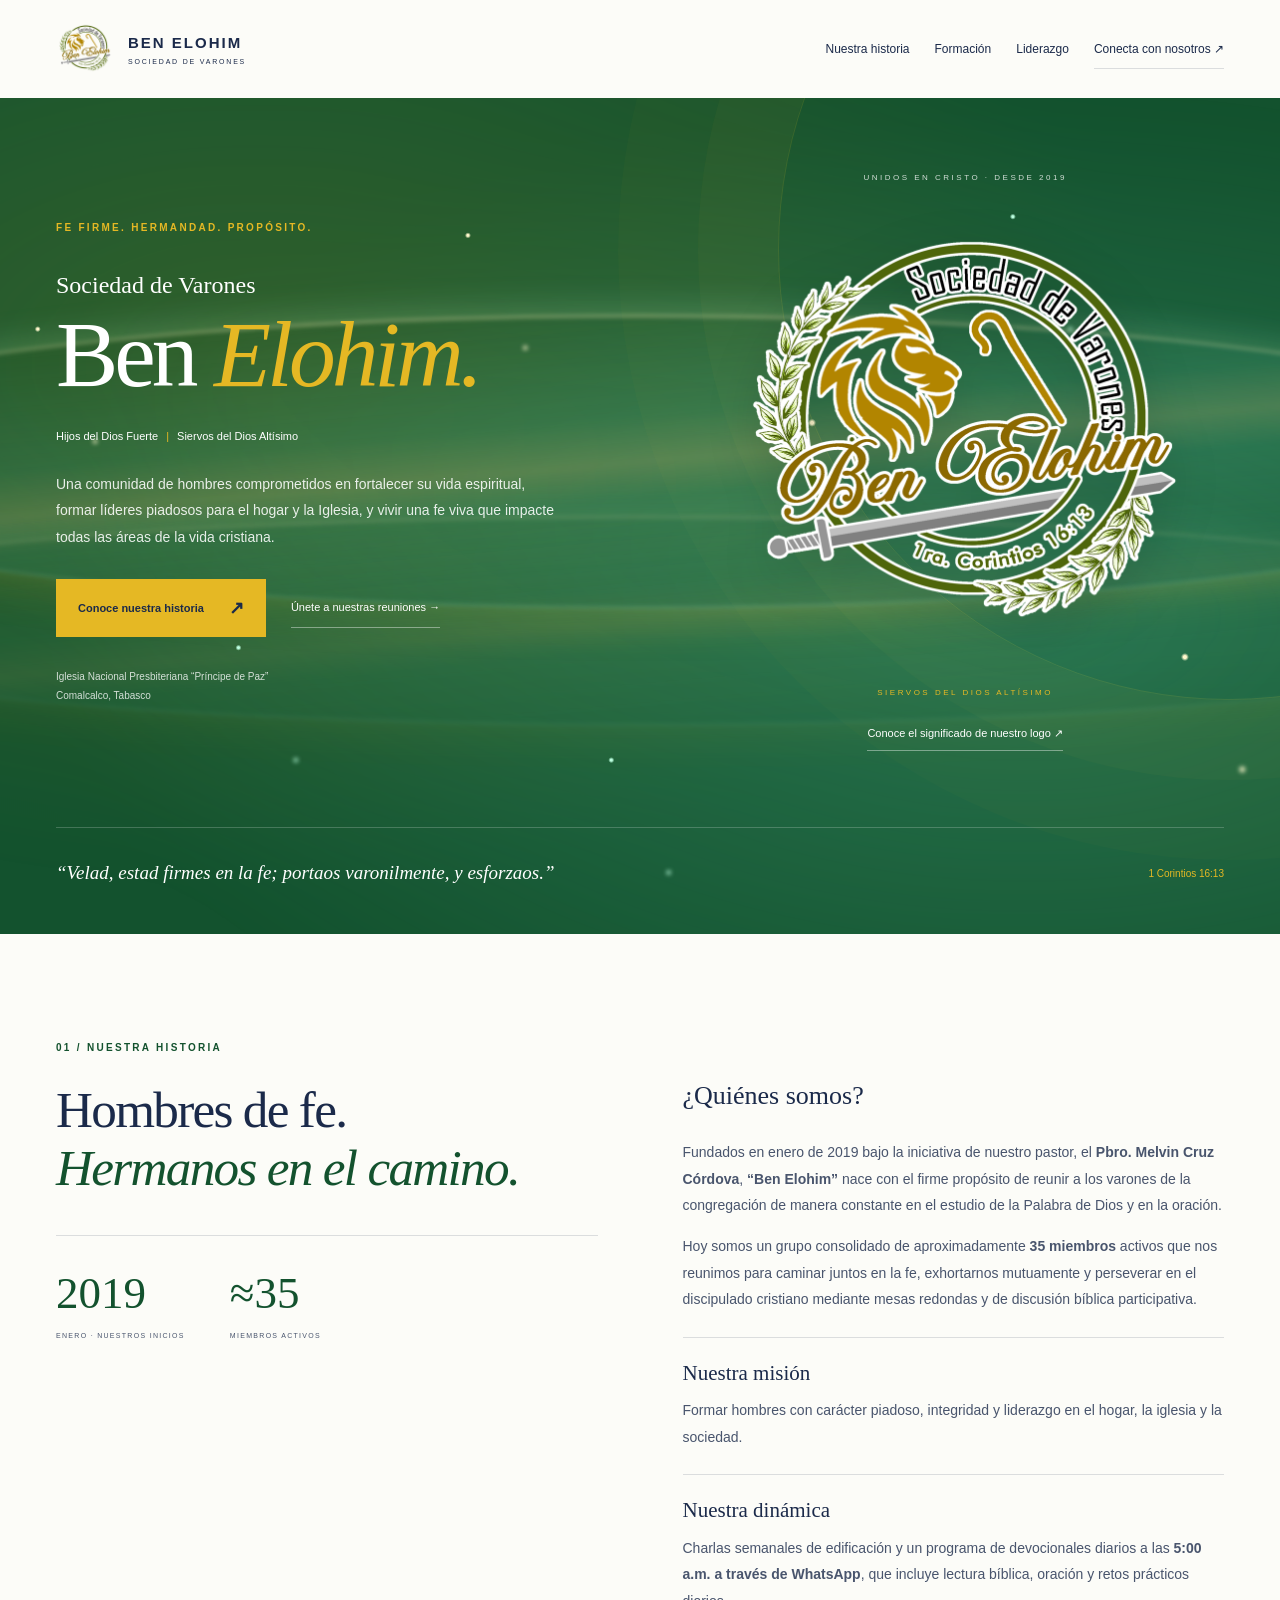
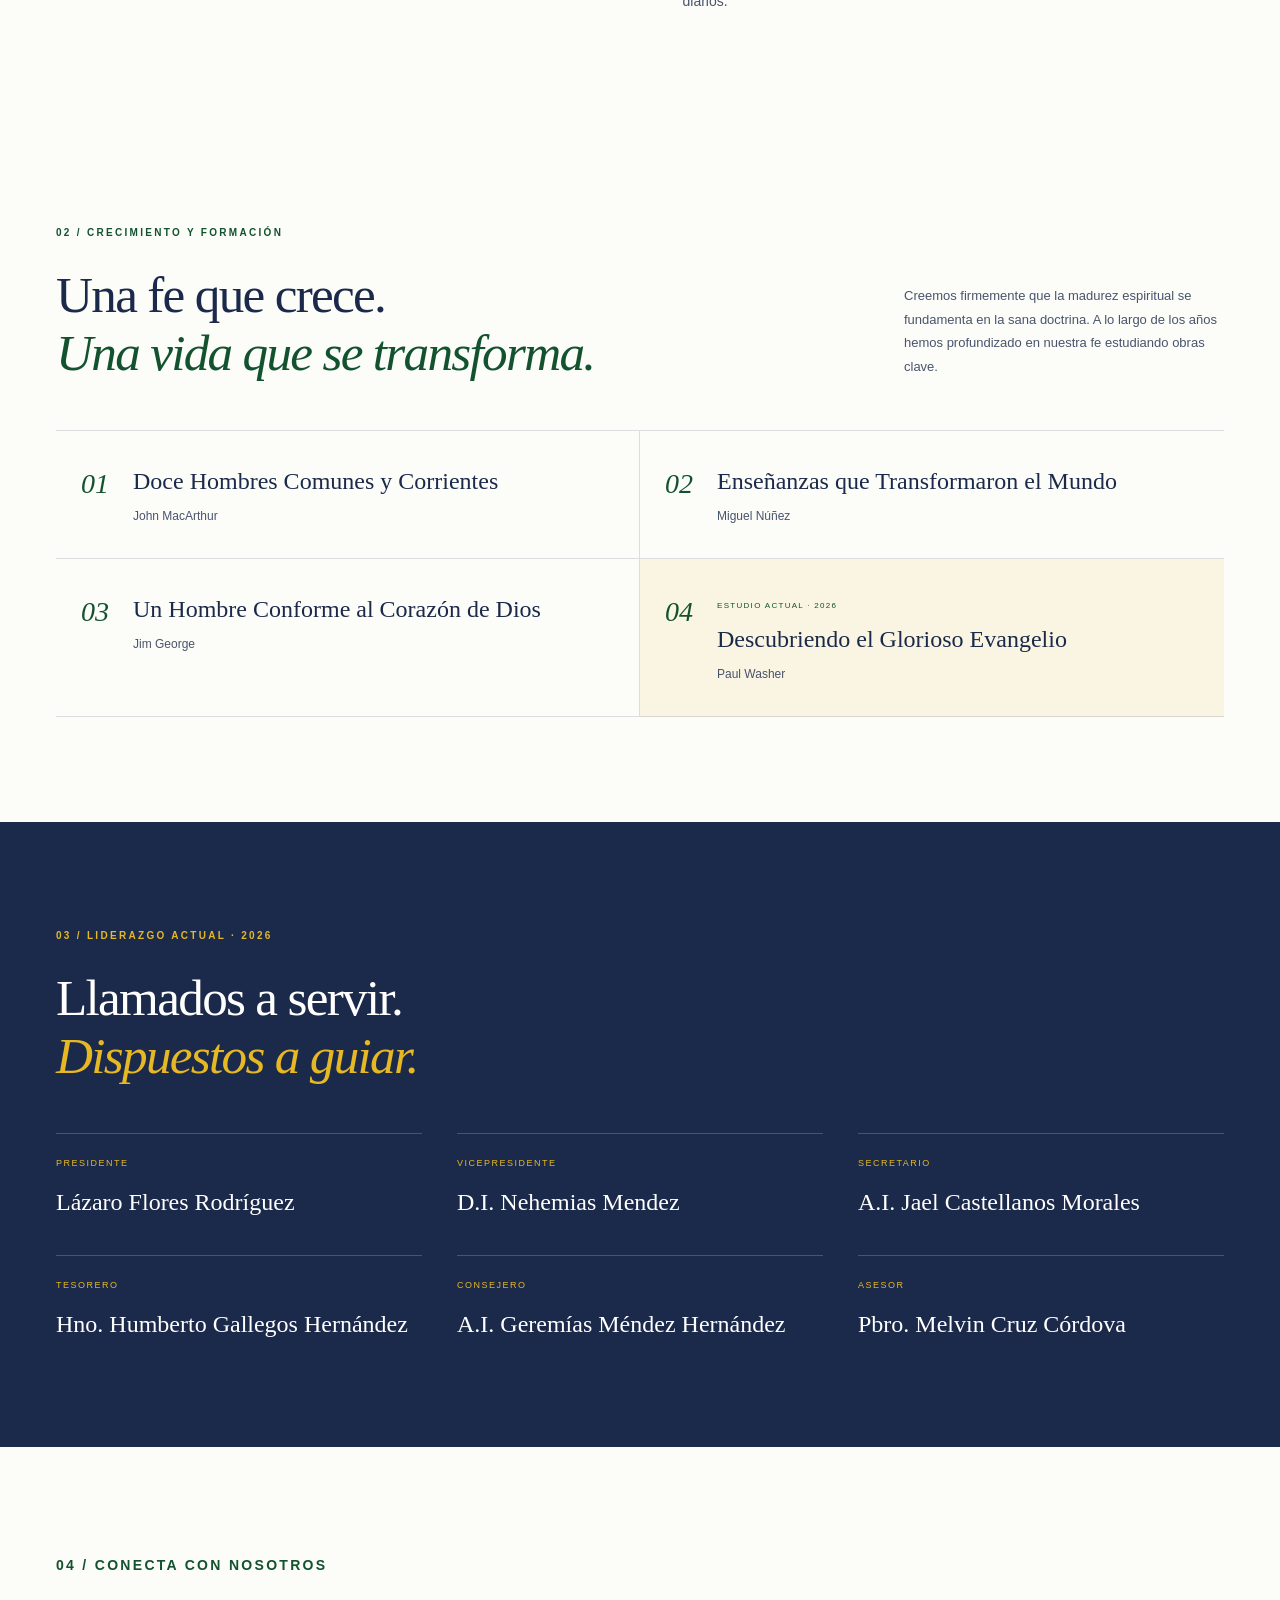
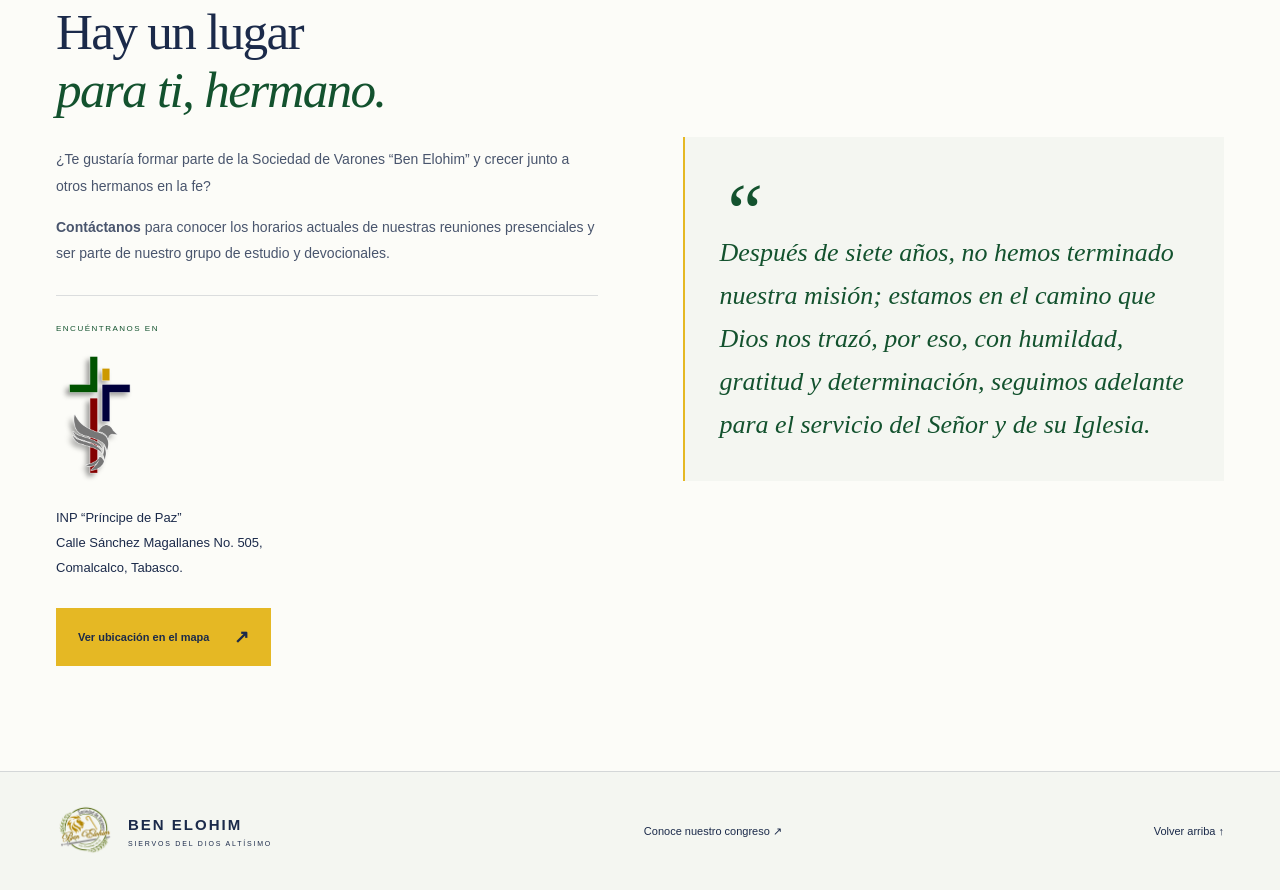
<file: ben-elohim.html>
<!doctype html>
<html lang="es">
<head>
  <meta charset="UTF-8">
  <meta name="viewport" content="width=device-width, initial-scale=1">
  <meta name="theme-color" content="#13522E">
  <meta name="description" content="Sociedad de Varones Ben Elohim de la INP Príncipe de Paz, Comalcalco, Tabasco. Conoce nuestra historia, identidad, formación y liderazgo.">
  <title>Ben Elohim — Sociedad de Varones</title>
  <link rel="stylesheet" href="styles.css">
  <link rel="stylesheet" href="ben-elohim.css">
</head>
<body class="be-page">
  <a class="skip-link" href="#contenido">Saltar al contenido</a>
  <header class="be-header container">
    <a class="be-brand" href="#inicio" aria-label="Ben Elohim, inicio"><img src="img/logo_ben_elohim.png" alt="" width="58" height="58"><span>BEN ELOHIM<small>SOCIEDAD DE VARONES</small></span></a>
    <nav class="be-nav" aria-label="Navegación principal"><a href="#historia">Nuestra historia</a><a href="#formacion">Formación</a><a href="#liderazgo">Liderazgo</a><a class="be-nav-contact" href="#contacto">Conecta con nosotros ↗</a></nav>
  </header>
  <main id="contenido">
    <section class="be-hero" id="inicio" aria-labelledby="be-title">
      <div class="be-aurora" aria-hidden="true"><span class="be-aurora-ribbon"></span><span class="be-aurora-ribbon be-aurora-ribbon-second"></span><span class="be-aurora-sparks"></span></div>
      <div class="container be-hero-grid">
        <div class="be-hero-copy">
          <p class="eyebrow">FE FIRME. HERMANDAD. PROPÓSITO.</p>
          <p class="be-overline">Sociedad de Varones</p>
          <h1 id="be-title">Ben <em>Elohim.</em></h1>
          <p class="be-motto">Hijos del Dios Fuerte <span aria-hidden="true">|</span> Siervos del Dios Altísimo</p>
          <p class="be-intro">Una comunidad de hombres comprometidos en fortalecer su vida espiritual, formar líderes piadosos para el hogar y la Iglesia, y vivir una fe viva que impacte todas las áreas de la vida cristiana.</p>
          <div class="be-hero-actions"><a class="be-primary-link" href="#historia">Conoce nuestra historia <span aria-hidden="true">↗</span></a><a href="#contacto">Únete a nuestras reuniones <span aria-hidden="true">→</span></a></div>
          <p class="be-church">Iglesia Nacional Presbiteriana “Príncipe de Paz”<br>Comalcalco, Tabasco</p>
        </div>
        <div class="be-hero-emblem"><span class="be-emblem-label">UNIDOS EN CRISTO · DESDE 2019</span><a class="be-emblem-link" href="significado-logo.html" aria-label="Conocer el significado del logotipo de Ben Elohim"><img src="img/logo_ben_elohim.png" alt="Emblema de la Sociedad de Varones Ben Elohim" width="950" height="950" fetchpriority="high"></a><span class="be-emblem-foot">SIERVOS DEL DIOS ALTÍSIMO</span><a class="be-logo-link" href="significado-logo.html">Conoce el significado de nuestro logo ↗</a></div>
      </div>
      <figure class="be-verse container"><blockquote>“Velad, estad firmes en la fe; portaos varonilmente, y esforzaos.”</blockquote><figcaption>1 Corintios 16:13</figcaption></figure>
    </section>

    <section class="section container be-about" id="historia" aria-labelledby="history-title">
      <div><p class="eyebrow">01 / NUESTRA HISTORIA</p><h2 id="history-title">Hombres de fe.<br><em>Hermanos en el camino.</em></h2><div class="be-stats"><div><strong>2019</strong><span>ENERO · NUESTROS INICIOS</span></div><div><strong>≈35</strong><span>MIEMBROS ACTIVOS</span></div></div></div>
      <div class="be-body-copy"><h3>¿Quiénes somos?</h3><p>Fundados en enero de 2019 bajo la iniciativa de nuestro pastor, el <strong>Pbro. Melvin Cruz Córdova</strong>, <strong>“Ben Elohim”</strong> nace con el firme propósito de reunir a los varones de la congregación de manera constante en el estudio de la Palabra de Dios y en la oración.</p><p>Hoy somos un grupo consolidado de aproximadamente <strong>35 miembros</strong> activos que nos reunimos para caminar juntos en la fe, exhortarnos mutuamente y perseverar en el discipulado cristiano mediante mesas redondas y de discusión bíblica participativa.</p><div class="be-purpose"><h3>Nuestra misión</h3><p>Formar hombres con carácter piadoso, integridad y liderazgo en el hogar, la iglesia y la sociedad.</p></div><div class="be-purpose"><h3>Nuestra dinámica</h3><p>Charlas semanales de edificación y un programa de devocionales diarios a las <strong>5:00 a.m. a través de WhatsApp</strong>, que incluye lectura bíblica, oración y retos prácticos diarios.</p></div></div>
    </section>

    <section class="section container" id="formacion" aria-labelledby="formation-title">
      <div class="section-heading"><div><p class="eyebrow">02 / CRECIMIENTO Y FORMACIÓN</p><h2 id="formation-title">Una fe que crece.<br><em>Una vida que se transforma.</em></h2></div><p>Creemos firmemente que la madurez espiritual se fundamenta en la sana doctrina. A lo largo de los años hemos profundizado en nuestra fe estudiando obras clave.</p></div>
      <ol class="be-books">
        <li><span class="be-book-index" aria-hidden="true">01</span><div><h3>Doce Hombres Comunes y Corrientes</h3><p>John MacArthur</p></div></li>
        <li><span class="be-book-index" aria-hidden="true">02</span><div><h3>Enseñanzas que Transformaron el Mundo</h3><p>Miguel Núñez</p></div></li>
        <li><span class="be-book-index" aria-hidden="true">03</span><div><h3>Un Hombre Conforme al Corazón de Dios</h3><p>Jim George</p></div></li>
        <li class="be-current-book"><span class="be-book-index" aria-hidden="true">04</span><div><span class="be-book-badge">ESTUDIO ACTUAL · 2026</span><h3>Descubriendo el Glorioso Evangelio</h3><p>Paul Washer</p></div></li>
      </ol>
    </section>

    <section class="be-leadership" id="liderazgo" aria-labelledby="leadership-title">
      <div class="section container"><div class="section-heading"><div><p class="eyebrow">      03 / LIDERAZGO ACTUAL · 2026</p><h2 id="leadership-title">Llamados a servir.<br><em>Dispuestos a guiar.</em></h2></div></div>
        <dl class="be-leaders"><div><dt>Presidente</dt><dd>Lázaro Flores Rodríguez</dd></div><div><dt>Vicepresidente</dt><dd>D.I. Nehemias Mendez</dd></div><div><dt>Secretario</dt><dd>A.I. Jael Castellanos Morales</dd></div><div><dt>Tesorero</dt><dd>Hno. Humberto Gallegos Hernández</dd></div><div><dt>Consejero</dt><dd>A.I. Geremías Méndez Hernández</dd></div><div><dt>Asesor</dt><dd>Pbro. Melvin Cruz Córdova</dd></div></dl>
      </div>
    </section>

    <section class="section container be-contact" id="contacto" aria-labelledby="contact-title">
      <div><p class="eyebrow">      04 / CONECTA CON NOSOTROS</p><h2 id="contact-title">Hay un lugar<br><em>para ti, hermano.</em></h2><p>¿Te gustaría formar parte de la Sociedad de Varones “Ben Elohim” y crecer junto a otros hermanos en la fe?</p><p><strong>Contáctanos</strong> para conocer los horarios actuales de nuestras reuniones presenciales y ser parte de nuestro grupo de estudio y devocionales.</p>      <address><span>ENCUÉNTRANOS EN</span><img class="be-contact-logo" src="img/logo_pp.png" alt="Logo de la INP Príncipe de Paz" loading="lazy" decoding="async">INP “Príncipe de Paz”<br>Calle Sánchez Magallanes No. 505,<br>Comalcalco, Tabasco.</address><a class="be-primary-link" href="https://maps.app.goo.gl/QygT7QQjPpghCwoa7" target="_blank" rel="noopener noreferrer">Ver ubicación en el mapa <span aria-hidden="true">↗</span></a></div>
      <blockquote class="be-closing-quote"><span aria-hidden="true">“</span>Después de siete años, no hemos terminado nuestra misión; estamos en el camino que Dios nos trazó, por eso, con humildad, gratitud y determinación, seguimos adelante para el servicio del Señor y de su Iglesia.</blockquote>
    </section>
  </main>
  <footer class="be-footer"><div class="container"><a class="be-brand" href="#inicio"><img src="img/logo_ben_elohim.png" alt="" width="58" height="58" loading="lazy"><span>BEN ELOHIM<small>SIERVOS DEL DIOS ALTÍSIMO</small></span></a><a href="index.html">Conoce nuestro congreso <span aria-hidden="true">↗</span></a><a href="#inicio">Volver arriba ↑</a></div></footer>
</body>
</html>
</file>
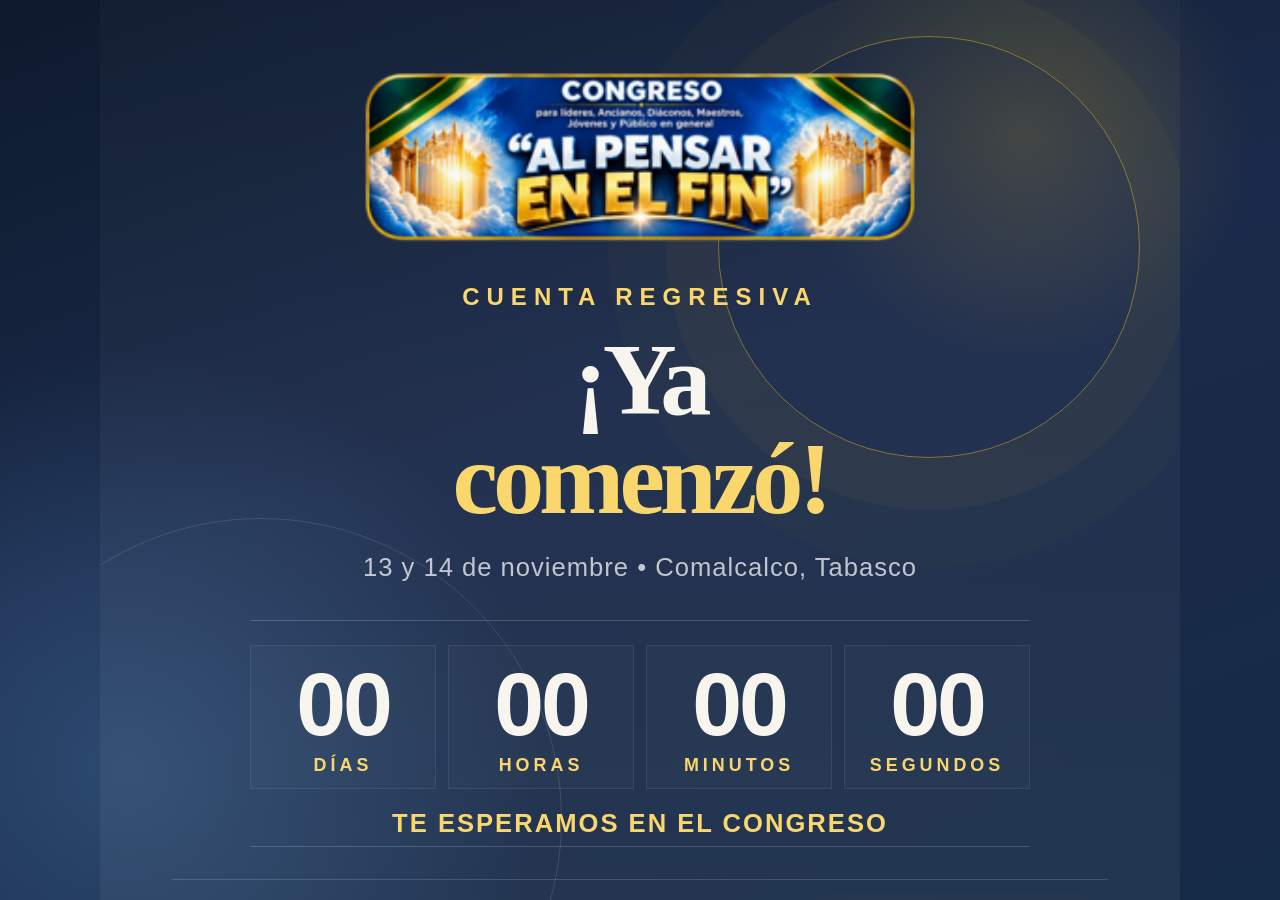
<file: countdown-story.html>
<!doctype html>
<html lang="es">
<head>
  <meta charset="UTF-8">
  <meta name="viewport" content="width=device-width, initial-scale=1.0">
  <title>Countdown Story</title>
  <style>
    :root {
      --space: #1b2a4a;
      --space-2: #0d1a2d;
      --paper: #f8f5ee;
      --gold: #e5b824;
      --gold-soft: #f9d76c;
      --fire: #e3422a;
      --muted: rgba(255,255,255,0.72);
    }

    * { box-sizing: border-box; }
    html, body {
      margin: 0;
      min-height: 100%;
      background: var(--space);
      color: var(--paper);
      font-family: Arial, Helvetica, sans-serif;
    }

    body {
      min-height: 100vh;
      display: grid;
      place-items: center;
      background:
        radial-gradient(circle at 80% 15%, rgba(229,184,36,0.18), transparent 18%),
        radial-gradient(circle at 10% 85%, rgba(91,155,213,0.28), transparent 30%),
        linear-gradient(160deg, var(--space-2), var(--space) 45%, #162b47 100%);
    }

    .story {
      position: relative;
      width: min(100vw, 1080px);
      height: min(100vh, 1920px);
      padding: 64px 72px 52px;
      overflow: hidden;
      background: linear-gradient(180deg, rgba(255,255,255,0.02), rgba(255,255,255,0.05));
    }

    .story::before {
      content: "";
      position: absolute;
      inset: 36px 40px auto auto;
      width: 420px;
      height: 420px;
      border: 1px solid rgba(229,184,36,0.5);
      border-radius: 50%;
      box-shadow: 0 0 0 52px rgba(229,184,36,0.04), 0 0 0 110px rgba(229,184,36,0.02);
      pointer-events: none;
    }

    .story::after {
      content: "";
      position: absolute;
      inset: auto auto -220px -140px;
      width: 600px;
      height: 600px;
      border: 1px solid rgba(255,255,255,0.12);
      border-radius: 50%;
    }

    .story-inner {
      position: relative;
      z-index: 1;
      display: flex;
      flex-direction: column;
      height: 100%;
      justify-content: space-between;
    }

    .topline {
      display: flex;
      align-items: center;
      justify-content: center;
      gap: 24px;
      font-weight: 700;
      letter-spacing: 2px;
      text-transform: uppercase;
      font-size: 20px;
    }

    .header-art {
      display: block;
      width: min(560px, 85vw);
      height: auto;
    }

    .hero {
      display: grid;
      gap: 20px;
      align-items: center;
      text-align: center;
      padding: 32px 0;
    }

    .eyebrow {
      margin: 0;
      color: var(--gold-soft);
      font-size: 24px;
      letter-spacing: 7px;
      text-transform: uppercase;
      font-weight: 700;
    }

    .title {
      margin: 0;
      font-size: clamp(56px, 8vw, 135px);
      line-height: 0.96;
      letter-spacing: -5px;
      font-family: Georgia, "Times New Roman", serif;
      font-weight: 700;
    }

    .title .accent {
      color: var(--gold-soft);
      font-style: normal;
    }

    .subtitle {
      margin: 0;
      color: var(--muted);
      font-size: clamp(22px, 2vw, 36px);
      line-height: 1.5;
      letter-spacing: 1px;
    }

    .countdown-wrap {
      margin: 14px auto 0;
      width: min(100%, 780px);
      border-top: 1px solid rgba(255,255,255,0.18);
      border-bottom: 1px solid rgba(255,255,255,0.18);
      padding: 24px 0 8px;
    }

    .countdown-units {
      display: grid;
      grid-template-columns: repeat(4, minmax(0, 1fr));
      gap: 12px;
    }

    .countdown-unit {
      display: grid;
      gap: 10px;
      justify-items: center;
      padding: 18px 10px 12px;
      border: 1px solid rgba(255,255,255,0.08);
      background: rgba(255,255,255,0.02);
    }

    .countdown-unit strong {
      font-family: Impact, Haettenschweiler, "Arial Narrow Bold", sans-serif;
      font-size: clamp(68px, 7vw, 150px);
      line-height: 0.9;
      letter-spacing: -3px;
      font-weight: 900;
      color: var(--paper);
      font-variant-numeric: tabular-nums;
    }

    .countdown-unit span {
      display: block;
      font-size: clamp(14px, 1.4vw, 22px);
      letter-spacing: 4px;
      text-transform: uppercase;
      color: var(--gold-soft);
      font-weight: 700;
    }

    .message {
      margin: 20px 0 0;
      color: var(--gold-soft);
      font-size: clamp(18px, 2vw, 26px);
      letter-spacing: 2px;
      text-transform: uppercase;
      font-weight: 700;
    }

    .bottom {
      display: flex;
      align-items: center;
      justify-content: space-between;
      gap: 26px;
      padding-top: 16px;
      border-top: 1px solid rgba(255,255,255,0.15);
    }

    .date-box {
      display: grid;
      gap: 10px;
      text-transform: uppercase;
      letter-spacing: 1.6px;
    }

    .date-box strong {
      font-size: clamp(20px, 2.4vw, 30px);
      letter-spacing: 2px;
      color: var(--gold-soft);
    }

    .date-box span {
      color: var(--muted);
      font-size: clamp(16px, 1.8vw, 22px);
      letter-spacing: 2px;
    }

    .cta {
      padding: 18px 32px;
      border-radius: 999px;
      background: var(--gold);
      color: var(--space);
      font-weight: 800;
      letter-spacing: 2px;
      text-transform: uppercase;
      font-size: clamp(15px, 1.6vw, 22px);
      box-shadow: 0 18px 30px rgba(229,184,36,0.25);
    }

    @media (max-width: 720px) {
      .story {
        padding: 36px 24px 28px;
      }

      .topline {
        gap: 12px;
        font-size: 11px;
        letter-spacing: 1.4px;
      }

      .header-art {
        width: min(420px, 82vw);
      }

      .eyebrow {
        letter-spacing: 3px;
        font-size: 16px;
      }

      .subtitle {
        font-size: 18px;
      }

      .countdown-units {
        gap: 8px;
      }

      .countdown-unit {
        padding-top: 12px;
      }

      .countdown-unit strong {
        font-size: clamp(34px, 10vw, 72px);
        letter-spacing: -1px;
      }

      .countdown-unit span {
        letter-spacing: 2px;
        font-size: 10px;
      }

      .bottom {
        flex-direction: column;
        text-align: center;
      }

      .cta {
        width: 100%;
      }
    }
  </style>
</head>
<body>
  <main class="story" aria-label="Cuenta regresiva del congreso">
    <div class="story-inner">
      <header class="topline">
        <img class="header-art" src="img/header_img.png" alt="Al pensar en el fin">
      </header>

      <section class="hero">
        <p class="eyebrow">Cuenta regresiva</p>
        <h1 class="title">Falta<br><span class="accent">muy poco.</span></h1>
        <p class="subtitle">13 y 14 de noviembre • Comalcalco, Tabasco</p>

        <div class="countdown-wrap">
          <div class="countdown-units" id="story-countdown" data-target="2026-11-13T14:00:00-06:00">
            <div class="countdown-unit">
              <strong data-countdown-days>00</strong>
              <span>DÍAS</span>
            </div>
            <div class="countdown-unit">
              <strong data-countdown-hours>00</strong>
              <span>HORAS</span>
            </div>
            <div class="countdown-unit">
              <strong data-countdown-minutes>00</strong>
              <span>MINUTOS</span>
            </div>
            <div class="countdown-unit">
              <strong data-countdown-seconds>00</strong>
              <span>SEGUNDOS</span>
            </div>
          </div>
          <p class="message" id="countdown-message">¡No te lo pierdas!</p>
        </div>
      </section>

      <footer class="bottom">
        <div class="date-box">
          <strong>13 / 14 NOV</strong>
          <span>INICIO: 2:00 PM</span>
        </div>
        <div class="cta">Reservá la fecha</div>
      </footer>
    </div>
  </main>

  <script>
    const countdown = document.querySelector('#story-countdown');
    const countdownTarget = new Date(countdown.dataset.target).getTime();
    const countdownUnits = {
      days: countdown.querySelector('[data-countdown-days]'),
      hours: countdown.querySelector('[data-countdown-hours]'),
      minutes: countdown.querySelector('[data-countdown-minutes]'),
      seconds: countdown.querySelector('[data-countdown-seconds]')
    };
    const countdownMessage = document.querySelector('#countdown-message');

    function updateCountdown() {
      const remaining = countdownTarget - Date.now();

      if (remaining <= 0) {
        document.querySelector('.title').innerHTML = '¡Ya<br><span class="accent">comenzó!</span>';
        countdownMessage.textContent = 'Te esperamos en el congreso';
        Object.values(countdownUnits).forEach((unit) => unit.textContent = '00');
        return;
      }

      const days = Math.floor(remaining / 86400000);
      const hours = Math.floor((remaining % 86400000) / 3600000);
      const minutes = Math.floor((remaining % 3600000) / 60000);
      const seconds = Math.floor((remaining % 60000) / 1000);

      countdownUnits.days.textContent = String(days).padStart(2, '0');
      countdownUnits.hours.textContent = String(hours).padStart(2, '0');
      countdownUnits.minutes.textContent = String(minutes).padStart(2, '0');
      countdownUnits.seconds.textContent = String(seconds).padStart(2, '0');
    }

    updateCountdown();
    setInterval(updateCountdown, 1000);
  </script>
</body>
</html>
</file>
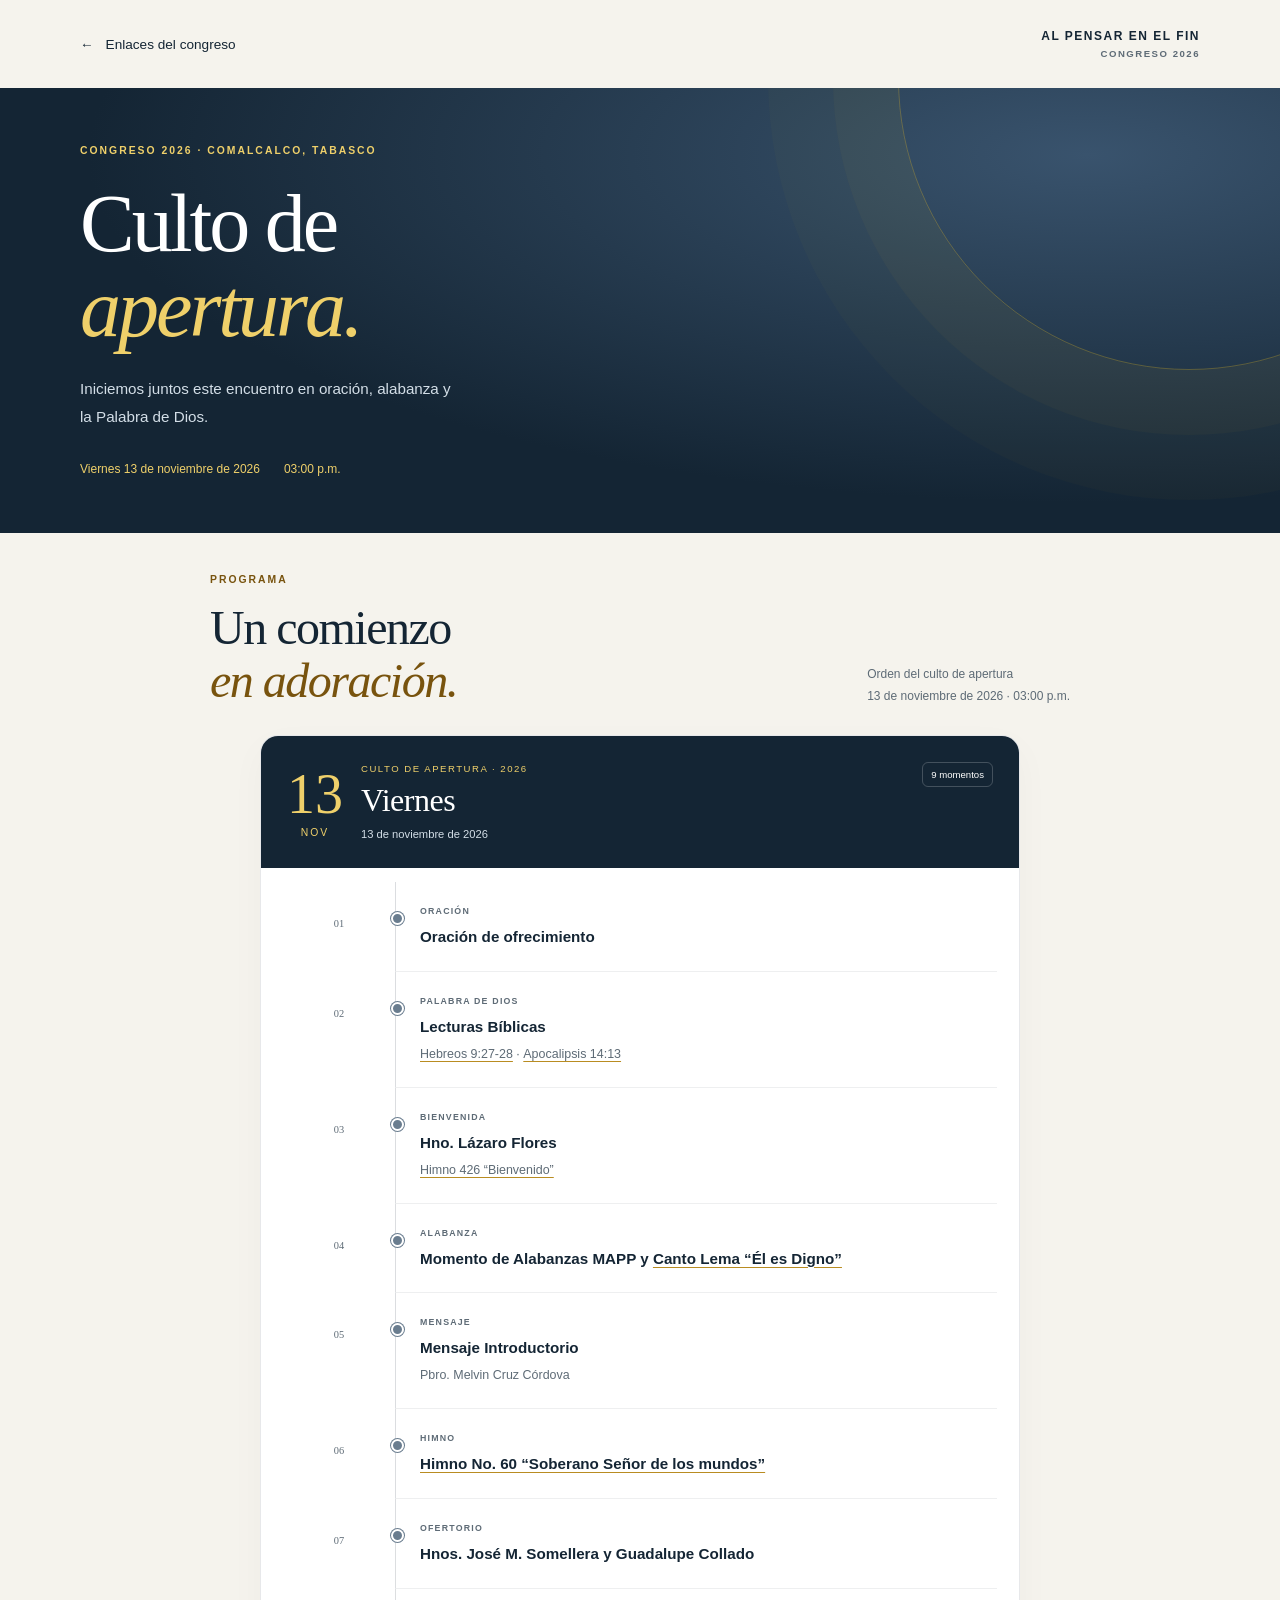
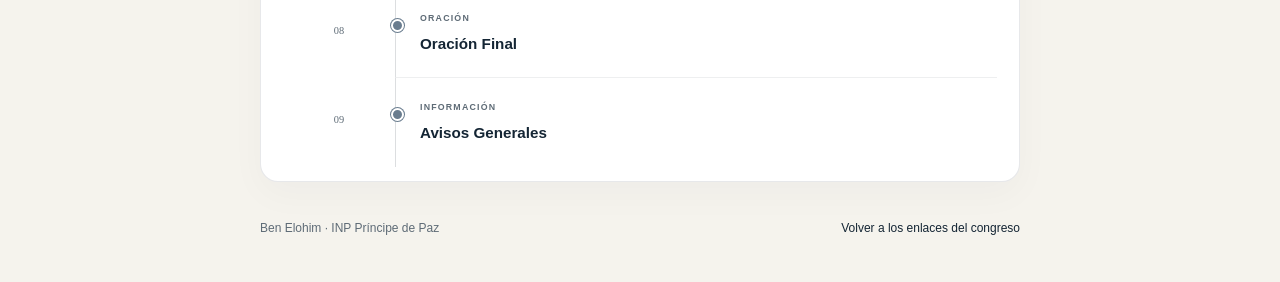
<file: culto-apertura.html>
<!doctype html>
<html lang="es">
<head>
  <meta charset="UTF-8">
  <meta name="viewport" content="width=device-width, initial-scale=1">
  <meta name="theme-color" content="#142534">
  <meta name="description" content="Programa del culto de apertura del congreso Al pensar en el fin, el 13 de noviembre de 2026 a las 03:00 p.m. en Comalcalco, Tabasco.">
  <title>Culto de apertura — Al pensar en el fin</title>
  <link rel="stylesheet" href="styles.css">
  <link rel="stylesheet" href="agenda.css">
  <link rel="stylesheet" href="culto-apertura.css">
  <script src="culto-apertura.js" defer></script>
</head>
<body class="program-page opening-page">
  <a class="skip-link" href="#contenido">Saltar al contenido</a>
  <header class="program-topbar program-container">
    <a class="program-back" href="enlaces.html"><span aria-hidden="true">←</span> Enlaces del congreso</a>
    <a class="program-brand" href="index.html">AL PENSAR EN EL FIN <span>CONGRESO 2026</span></a>
  </header>
  <main id="contenido">
    <section class="program-hero opening-hero" aria-labelledby="opening-title">
      <div class="program-container program-hero-grid">
        <div>
          <p class="program-eyebrow">CONGRESO 2026 · COMALCALCO, TABASCO</p>
          <h1 id="opening-title">Culto de<br><em>apertura.</em></h1>
          <p class="program-intro">Iniciemos juntos este encuentro en oración, alabanza y la Palabra de Dios.</p>
          <div class="program-facts">
            <time datetime="2026-11-13">Viernes 13 de noviembre de 2026</time>
            <time datetime="2026-11-13T15:00:00-06:00">03:00 p.m.</time>
          </div>
        </div>
      </div>
    </section>
    <div class="program-container opening-container">
      <div class="program-section-heading">
        <div><p class="program-eyebrow">PROGRAMA</p><h2>Un comienzo<br><em>en adoración.</em></h2></div>
        <p>Orden del culto de apertura<br>13 de noviembre de 2026 · 03:00 p.m.</p>
      </div>
      <section class="program-day opening-program" aria-labelledby="opening-program-title">
        <header class="program-day-header">
          <div class="program-day-number" aria-hidden="true">13<span>NOV</span></div>
          <div><p>CULTO DE APERTURA · 2026</p><h2 id="opening-program-title">Viernes</h2><time datetime="2026-11-13">13 de noviembre de 2026</time></div>
          <span class="program-day-total">9 momentos</span>
        </header>
        <ol class="program-timeline">
          <li><div class="program-hours"><span class="opening-order" aria-label="Momento 1">01</span></div><div class="program-activity"><span class="program-category">ORACIÓN</span><h3>Oración de ofrecimiento</h3></div></li>
          <li><div class="program-hours"><span class="opening-order" aria-label="Momento 2">02</span></div><div class="program-activity"><span class="program-category">PALABRA DE DIOS</span><h3>Lecturas Bíblicas</h3><p class="opening-detail"><button class="opening-hymn-trigger" type="button" data-bible-passage="hebreos" aria-haspopup="dialog" aria-controls="opening-bible-dialog">Hebreos 9:27-28</button><span aria-hidden="true"> · </span><button class="opening-hymn-trigger" type="button" data-bible-passage="apocalipsis" aria-haspopup="dialog" aria-controls="opening-bible-dialog">Apocalipsis 14:13</button></p></div></li>
          <li><div class="program-hours"><span class="opening-order" aria-label="Momento 3">03</span></div><div class="program-activity"><span class="program-category">BIENVENIDA</span><h3>Hno. Lázaro Flores</h3><p class="opening-detail"><button class="opening-hymn-trigger" id="opening-hymn-open" type="button" aria-haspopup="dialog" aria-controls="opening-hymn-dialog">Himno 426 “Bienvenido”</button></p></div></li>
          <li><div class="program-hours"><span class="opening-order" aria-label="Momento 4">04</span></div><div class="program-activity"><span class="program-category">ALABANZA</span><h3>Momento de Alabanzas MAPP y <a class="opening-hymn-trigger" href="alabanza-lema.html">Canto Lema “Él es Digno”</a></h3></div></li>
          <li><div class="program-hours"><span class="opening-order" aria-label="Momento 5">05</span></div><div class="program-activity"><span class="program-category">MENSAJE</span><h3>Mensaje Introductorio</h3><p class="opening-detail">Pbro. Melvin Cruz Córdova</p></div></li>
          <li><div class="program-hours"><span class="opening-order" aria-label="Momento 6">06</span></div><div class="program-activity"><span class="program-category">HIMNO</span><h3><button class="opening-hymn-trigger" id="opening-hymn-60-open" type="button" aria-haspopup="dialog" aria-controls="opening-hymn-60-dialog">Himno No. 60 “Soberano Señor de los mundos”</button></h3></div></li>
          <li><div class="program-hours"><span class="opening-order" aria-label="Momento 7">07</span></div><div class="program-activity"><span class="program-category">OFERTORIO</span><h3>Hnos. José M. Somellera y Guadalupe Collado</h3></div></li>
          <li><div class="program-hours"><span class="opening-order" aria-label="Momento 8">08</span></div><div class="program-activity"><span class="program-category">ORACIÓN</span><h3>Oración Final</h3></div></li>
          <li><div class="program-hours"><span class="opening-order" aria-label="Momento 9">09</span></div><div class="program-activity"><span class="program-category">INFORMACIÓN</span><h3>Avisos Generales</h3></div></li>
        </ol>
      </section>
      <footer class="program-footer opening-footer">
        <p>Ben Elohim · INP Príncipe de Paz</p>
        <a href="enlaces.html">Volver a los enlaces del congreso</a>
      </footer>
    </div>
  </main>
  <dialog class="opening-hymn-dialog" id="opening-hymn-dialog" aria-labelledby="opening-hymn-title">
    <div class="opening-hymn-header">
      <div><p class="program-eyebrow">HIMNO 426</p><h2 id="opening-hymn-title">Bienvenido</h2></div>
      <button class="opening-hymn-close" id="opening-hymn-close" type="button" autofocus>Cerrar <span aria-hidden="true">×</span></button>
    </div>
    <div class="opening-hymn-controls" aria-label="Controles del tamaño de la letra">
      <span class="opening-hymn-controls-label" aria-hidden="true">Tamaño de letra</span>
      <div class="opening-hymn-controls-buttons">
        <button class="opening-hymn-size-button" id="opening-hymn-decrease" type="button" aria-label="Reducir tamaño de letra">A−</button>
        <button class="opening-hymn-size-button" id="opening-hymn-reset" type="button" aria-label="Restablecer tamaño de letra">Restablecer</button>
        <button class="opening-hymn-size-button" id="opening-hymn-increase" type="button" aria-label="Aumentar tamaño de letra">A+</button>
      </div>
      <span class="opening-hymn-size-status" id="opening-hymn-size-status" role="status" aria-live="polite">Tamaño normal</span>
    </div>
    <div class="opening-hymn-lyrics">
      <section aria-labelledby="opening-hymn-verse-1">
        <h3 id="opening-hymn-verse-1">1</h3>
        <p>Con gran gozo y placer<br>
        nos volvemos hoy a ver,<br>
        nuestras manos otra vez<br>
        estrechamos;<br>
        se complace el corazón,<br>
        ensanchándose de amor:<br>
        todos a una voz a Dios<br>
        gracias damos.</p>
      </section>
      <section aria-labelledby="opening-hymn-chorus">
        <h3 id="opening-hymn-chorus">Coro</h3>
        <p>¡Bienvenido! ¡bienvenido!<br>
        los hermanos de aquí<br>
        nos gozamos en decir:<br>
        ¡Bienvenido! ¡bienvenido!<br>
        al volvernos a reunir,<br>
        ¡bienvenido!</p>
      </section>
      <section aria-labelledby="opening-hymn-verse-2">
        <h3 id="opening-hymn-verse-2">2</h3>
        <p>Hasta aquí Dios te ayudó,<br>
        ni un momento te dejó,<br>
        y a nosotros te volvió,<br>
        ¡bienvenido!<br>
        el Señor te acompañó,<br>
        su presencia te amparó,<br>
        del peligro te guardó,<br>
        ¡bienvenido!</p>
      </section>
      <section aria-labelledby="opening-hymn-verse-3">
        <h3 id="opening-hymn-verse-3">3</h3>
        <p>Dios nos guarde en este amor,<br>
        para que, de corazón,<br>
        consagrados al Señor,<br>
        le alabamos<br>
        en la eterna reunión,<br>
        do no habrá separación,<br>
        ni tristeza ni aflicción,<br>
        ¡bienvenido!</p>
      </section>
    </div>
  </dialog>
  <dialog class="opening-hymn-dialog" id="opening-hymn-60-dialog" aria-labelledby="opening-hymn-60-title">
    <div class="opening-hymn-header">
      <div><p class="program-eyebrow">HIMNO NO. 60</p><h2 id="opening-hymn-60-title">Soberano Señor de los mundos</h2></div>
      <button class="opening-hymn-close" id="opening-hymn-60-close" type="button" autofocus>Cerrar <span aria-hidden="true">×</span></button>
    </div>
    <div class="opening-hymn-controls" aria-label="Controles del tamaño de la letra">
      <span class="opening-hymn-controls-label" aria-hidden="true">Tamaño de letra</span>
      <div class="opening-hymn-controls-buttons">
        <button class="opening-hymn-size-button" id="opening-hymn-60-decrease" type="button" aria-label="Reducir tamaño de letra">A−</button>
        <button class="opening-hymn-size-button" id="opening-hymn-60-reset" type="button" aria-label="Restablecer tamaño de letra">Restablecer</button>
        <button class="opening-hymn-size-button" id="opening-hymn-60-increase" type="button" aria-label="Aumentar tamaño de letra">A+</button>
      </div>
      <span class="opening-hymn-size-status" id="opening-hymn-60-size-status" role="status" aria-live="polite">Tamaño normal</span>
    </div>
    <div class="opening-hymn-lyrics">
      <section aria-labelledby="opening-hymn-60-verse-1">
        <h3 id="opening-hymn-60-verse-1">1</h3>
        <p>Soberano Señor de los mundos,<br>
        Es tu imperio un imperio eternal;<br>
        Tus mandatos, mandatos profundos<br>
        Que deseamos con gusto acatar;<br>
        Obedientes a ti, sometidos<br>
        Estaremos por siempre jamás,<br>
        Pues que somos por ti redimidos<br>
        Y en tus leyes queremos andar.</p>
      </section>
      <section aria-labelledby="opening-hymn-60-chorus">
        <h3 id="opening-hymn-60-chorus">Coro</h3>
        <p>Con tu justicia llenarás el orbe,<br>
        como las aguas han llenado el mar,<br>
        y nada habrá<br>
        que tu designio estorbe,<br>
        porque tú<br>
        para siempre has de reinar.</p>
      </section>
      <section aria-labelledby="opening-hymn-60-verse-2">
        <h3 id="opening-hymn-60-verse-2">2</h3>
        <p>Soberano Señor, Dios eterno,<br>
        Tus decretos cumpliéndose están;<br>
        En el cielo, la tierra, el averno,<br>
        Todo a ti sujetándose está;<br>
        Por lo mismo, nosotros estamos<br>
        Sometidos a tu voluntad<br>
        Y con santo desear esperamos<br>
        Que establezcas tu reino de paz.</p>
      </section>
      <section aria-labelledby="opening-hymn-60-verse-3">
        <h3 id="opening-hymn-60-verse-3">3</h3>
        <p>Soberano Señor, justo y santo,<br>
        Te proclaman la tierra y el mar:<br>
        Sólo a ti levantamos el canto,<br>
        Sólo a ti queremos cantar;<br>
        Condesciende, Señor, y recibe<br>
        El loor que tus hijos te dan,<br>
        Condesciende, Señor, y reside<br>
        Con nosotros por siempre jamás.</p>
      </section>
    </div>
    <p class="opening-hymn-credits">Letra: Abraham Fernández · Música: Félix Gómez</p>
  </dialog>
  <dialog class="opening-hymn-dialog" id="opening-bible-dialog" aria-labelledby="opening-bible-title">
    <div class="opening-hymn-header">
      <div><p class="program-eyebrow">LECTURA BÍBLICA · REINA-VALERA 1960</p><h2 id="opening-bible-title"></h2></div>
      <button class="opening-hymn-close" id="opening-bible-close" type="button" autofocus>Cerrar <span aria-hidden="true">×</span></button>
    </div>
    <div class="opening-hymn-controls" aria-label="Controles del tamaño de la letra">
      <span class="opening-hymn-controls-label" aria-hidden="true">Tamaño de letra</span>
      <div class="opening-hymn-controls-buttons">
        <button class="opening-hymn-size-button" id="opening-bible-decrease" type="button" aria-label="Reducir tamaño de letra">A−</button>
        <button class="opening-hymn-size-button" id="opening-bible-reset" type="button" aria-label="Restablecer tamaño de letra">Restablecer</button>
        <button class="opening-hymn-size-button" id="opening-bible-increase" type="button" aria-label="Aumentar tamaño de letra">A+</button>
      </div>
      <span class="opening-hymn-size-status" id="opening-bible-size-status" role="status" aria-live="polite">Tamaño normal</span>
    </div>
    <div class="opening-hymn-lyrics opening-bible-reading">
      <p class="opening-bible-text" id="opening-bible-text"></p>
      <a class="opening-bible-source" id="opening-bible-source" href="#" target="_blank" rel="noopener noreferrer">Consultar en Bible Gateway · Reina-Valera 1960 ↗</a>
    </div>
  </dialog>
</body>
</html>
</file>
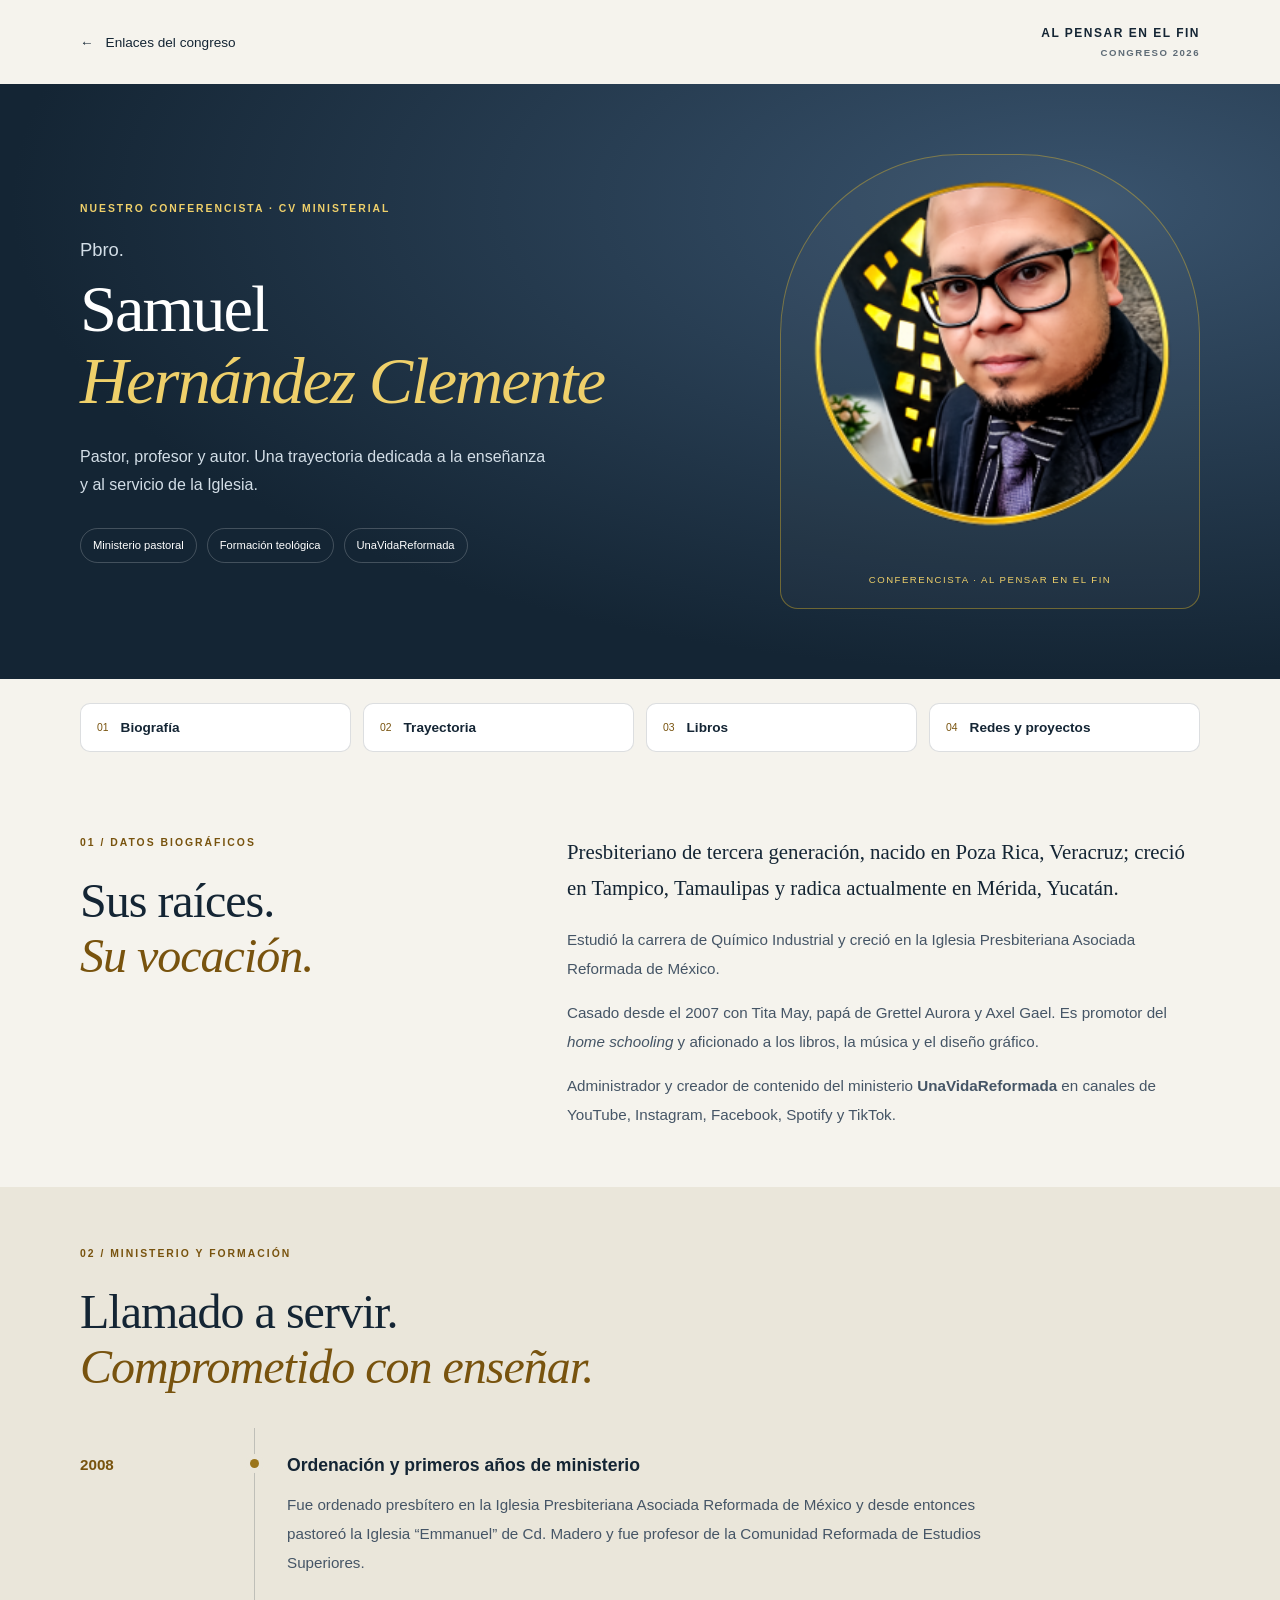
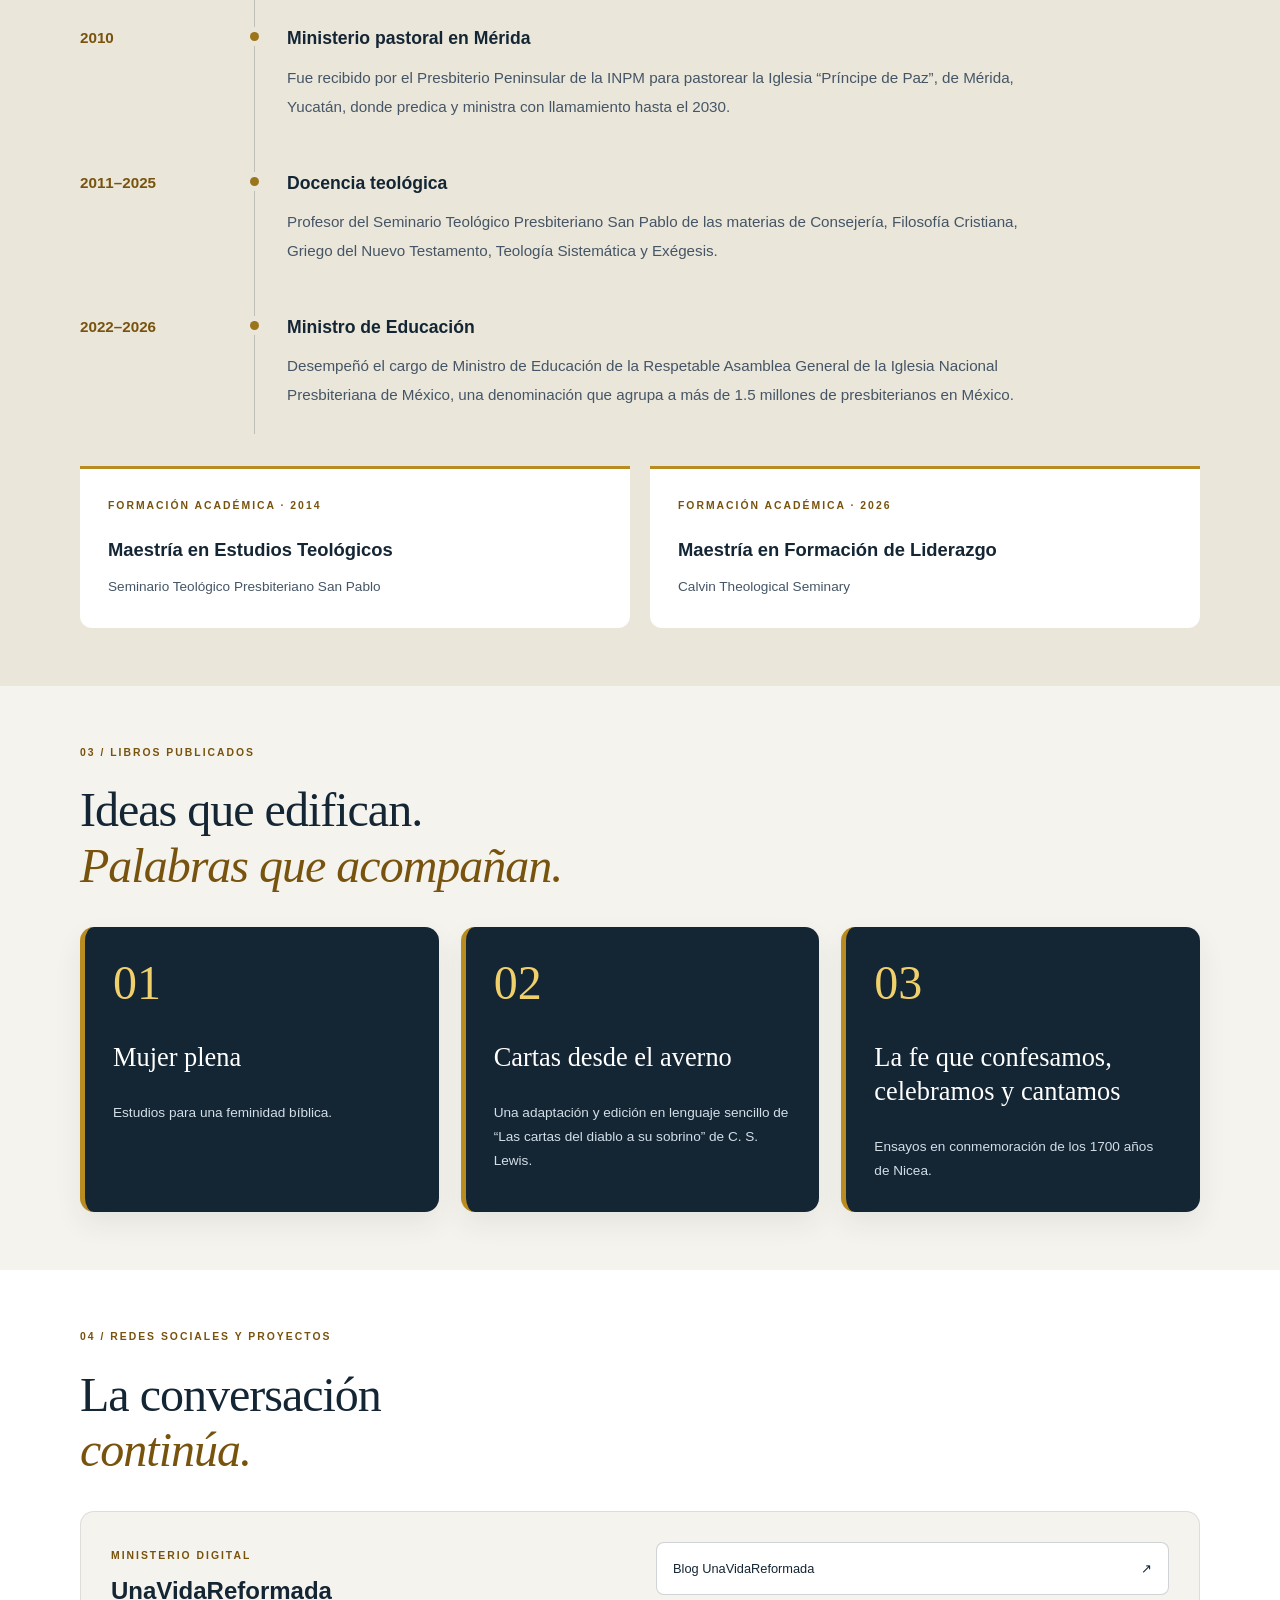
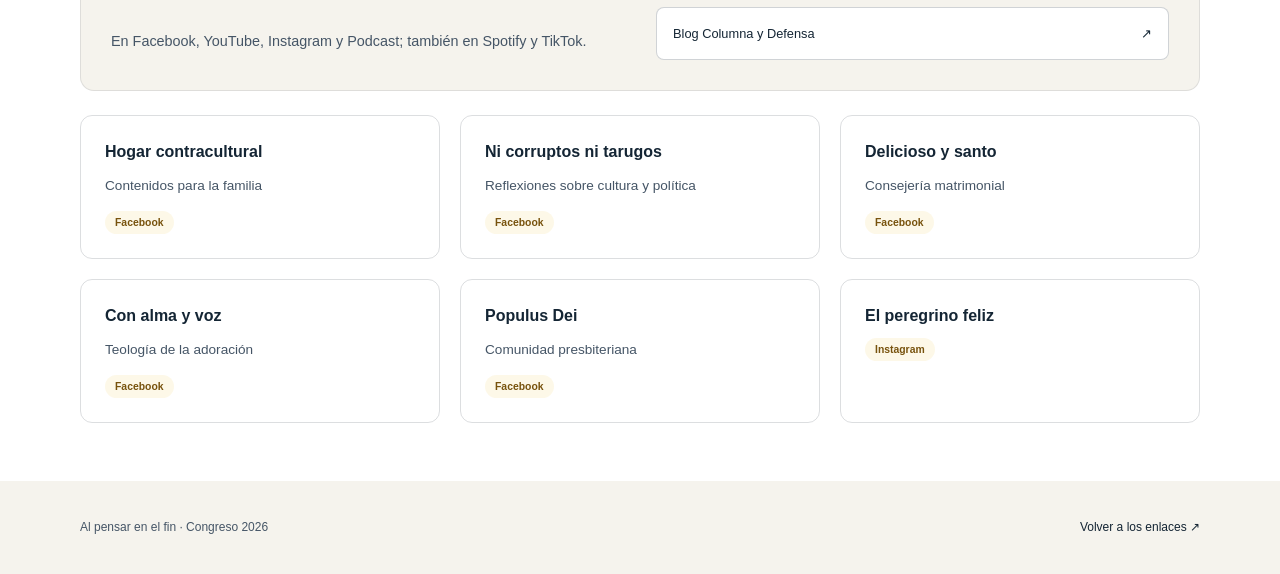
<file: cv-ministerial.html>
<!doctype html>
<html lang="es">
<head>
  <meta charset="UTF-8">
  <meta name="viewport" content="width=device-width, initial-scale=1">
  <meta name="theme-color" content="#142534">
  <meta name="description" content="Conoce la trayectoria ministerial, formación teológica, libros publicados y proyectos de Samuel Hernández Clemente, conferencista de Al pensar en el fin.">
  <title>CV Ministerial — Samuel Hernández Clemente</title>
  <link rel="stylesheet" href="styles.css">
  <link rel="stylesheet" href="cv-ministerial.css">
</head>
<body class="cv-page">
  <a class="skip-link" href="#contenido">Saltar al contenido</a>
  <header class="cv-topbar cv-container">
    <a class="cv-back" href="enlaces.html"><span aria-hidden="true">←</span> Enlaces del congreso</a>
    <a class="cv-brand" href="index.html">AL PENSAR EN EL FIN<span>CONGRESO 2026</span></a>
  </header>
  <main id="contenido">
    <section class="cv-hero" aria-labelledby="cv-title">
      <div class="cv-container cv-hero-grid">
        <div>
          <p class="cv-eyebrow">NUESTRO CONFERENCISTA · CV MINISTERIAL</p>
          <p class="cv-honorific">Pbro.</p>
          <h1 id="cv-title">Samuel<br><em>Hernández Clemente</em></h1>
          <p class="cv-intro">Pastor, profesor y autor. Una trayectoria dedicada a la enseñanza y al servicio de la Iglesia.</p>
          <div class="cv-tags"><span>Ministerio pastoral</span><span>Formación teológica</span><span>UnaVidaReformada</span></div>
        </div>
        <figure class="cv-portrait"><img src="img/foto_conferencista.png" alt="Pbro. Samuel Hernández Clemente" width="243" height="231" fetchpriority="high"><figcaption>CONFERENCISTA · AL PENSAR EN EL FIN</figcaption></figure>
      </div>
    </section>
    <nav class="cv-sections cv-container" aria-label="Secciones del CV ministerial">
      <a href="#biografia">01 <span>Biografía</span></a>
      <a href="#trayectoria">02 <span>Trayectoria</span></a>
      <a href="#libros">03 <span>Libros</span></a>
      <a href="#redes">04 <span>Redes y proyectos</span></a>
    </nav>
    <section class="cv-section cv-container cv-biography" id="biografia" aria-labelledby="biography-title">
      <div><p class="cv-eyebrow">01 / DATOS BIOGRÁFICOS</p><h2 id="biography-title">Sus raíces.<br><em>Su vocación.</em></h2></div>
      <div class="cv-copy">
        <p class="cv-lead">Presbiteriano de tercera generación, nacido en Poza Rica, Veracruz; creció en Tampico, Tamaulipas y radica actualmente en Mérida, Yucatán.</p>
        <p>Estudió la carrera de Químico Industrial y creció en la Iglesia Presbiteriana Asociada Reformada de México.</p>
        <p>Casado desde el 2007 con Tita May, papá de Grettel Aurora y Axel Gael. Es promotor del <em>home schooling</em> y aficionado a los libros, la música y el diseño gráfico.</p>
        <p>Administrador y creador de contenido del ministerio <strong>UnaVidaReformada</strong> en canales de YouTube, Instagram, Facebook, Spotify y TikTok.</p>
      </div>
    </section>
    <section class="cv-career" id="trayectoria" aria-labelledby="career-title">
      <div class="cv-container cv-section">
        <p class="cv-eyebrow">02 / MINISTERIO Y FORMACIÓN</p>
        <h2 id="career-title">Llamado a servir.<br><em>Comprometido con enseñar.</em></h2>
        <ol class="cv-timeline">
          <li><span class="cv-year">2008</span><div><h3>Ordenación y primeros años de ministerio</h3><p>Fue ordenado presbítero en la Iglesia Presbiteriana Asociada Reformada de México y desde entonces pastoreó la Iglesia “Emmanuel” de Cd. Madero y fue profesor de la Comunidad Reformada de Estudios Superiores.</p></div></li>
          <li><span class="cv-year">2010</span><div><h3>Ministerio pastoral en Mérida</h3><p>Fue recibido por el Presbiterio Peninsular de la INPM para pastorear la Iglesia “Príncipe de Paz”, de Mérida, Yucatán, donde predica y ministra con llamamiento hasta el 2030.</p></div></li>
          <li><span class="cv-year">2011–2025</span><div><h3>Docencia teológica</h3><p>Profesor del Seminario Teológico Presbiteriano San Pablo de las materias de Consejería, Filosofía Cristiana, Griego del Nuevo Testamento, Teología Sistemática y Exégesis.</p></div></li>
          <li><span class="cv-year">2022–2026</span><div><h3>Ministro de Educación</h3><p>Desempeñó el cargo de Ministro de Educación de la Respetable Asamblea General de la Iglesia Nacional Presbiteriana de México, una denominación que agrupa a más de 1.5 millones de presbiterianos en México.</p></div></li>
        </ol>
        <div class="cv-education">
          <article><span class="cv-eyebrow">FORMACIÓN ACADÉMICA · 2014</span><h3>Maestría en Estudios Teológicos</h3><p>Seminario Teológico Presbiteriano San Pablo</p></article>
          <article><span class="cv-eyebrow">FORMACIÓN ACADÉMICA · 2026</span><h3>Maestría en Formación de Liderazgo</h3><p>Calvin Theological Seminary</p></article>
        </div>
      </div>
    </section>
    <section class="cv-section cv-container" id="libros" aria-labelledby="books-title">
      <p class="cv-eyebrow">03 / LIBROS PUBLICADOS</p>
      <h2 id="books-title">Ideas que edifican.<br><em>Palabras que acompañan.</em></h2>
      <ol class="cv-books">
        <li><span class="cv-book-number" aria-hidden="true">01</span><h3>Mujer plena</h3><p>Estudios para una feminidad bíblica.</p></li>
        <li><span class="cv-book-number" aria-hidden="true">02</span><h3>Cartas desde el averno</h3><p>Una adaptación y edición en lenguaje sencillo de “Las cartas del diablo a su sobrino” de C. S. Lewis.</p></li>
        <li><span class="cv-book-number" aria-hidden="true">03</span><h3>La fe que confesamos, celebramos y cantamos</h3><p>Ensayos en conmemoración de los 1700 años de Nicea.</p></li>
      </ol>
    </section>
    <section class="cv-projects-section" id="redes" aria-labelledby="social-title">
      <div class="cv-section cv-container">
        <p class="cv-eyebrow">04 / REDES SOCIALES Y PROYECTOS</p>
        <h2 id="social-title">La conversación<br><em>continúa.</em></h2>
        <div class="cv-featured-project"><div><p class="cv-eyebrow">MINISTERIO DIGITAL</p><h3>UnaVidaReformada</h3><p>En Facebook, YouTube, Instagram y Podcast; también en Spotify y TikTok.</p></div><div class="cv-blog-links"><a href="https://www.unavidareformada.blogspot.com" target="_blank" rel="noopener noreferrer">Blog UnaVidaReformada <span aria-hidden="true">↗</span></a><a href="https://www.columnaydefensa.blogspot.com" target="_blank" rel="noopener noreferrer">Blog Columna y Defensa <span aria-hidden="true">↗</span></a></div></div>
        <ul class="cv-projects">
          <li><h3>Hogar contracultural</h3><p>Contenidos para la familia</p><span>Facebook</span></li>
          <li><h3>Ni corruptos ni tarugos</h3><p>Reflexiones sobre cultura y política</p><span>Facebook</span></li>
          <li><h3>Delicioso y santo</h3><p>Consejería matrimonial</p><span>Facebook</span></li>
          <li><h3>Con alma y voz</h3><p>Teología de la adoración</p><span>Facebook</span></li>
          <li><h3>Populus Dei</h3><p>Comunidad presbiteriana</p><span>Facebook</span></li>
          <li><h3>El peregrino feliz</h3><span>Instagram</span></li>
        </ul>
      </div>
    </section>
  </main>
  <footer class="cv-footer cv-container"><p>Al pensar en el fin · Congreso 2026</p><a href="enlaces.html">Volver a los enlaces <span aria-hidden="true">↗</span></a></footer>
</body>
</html>
</file>
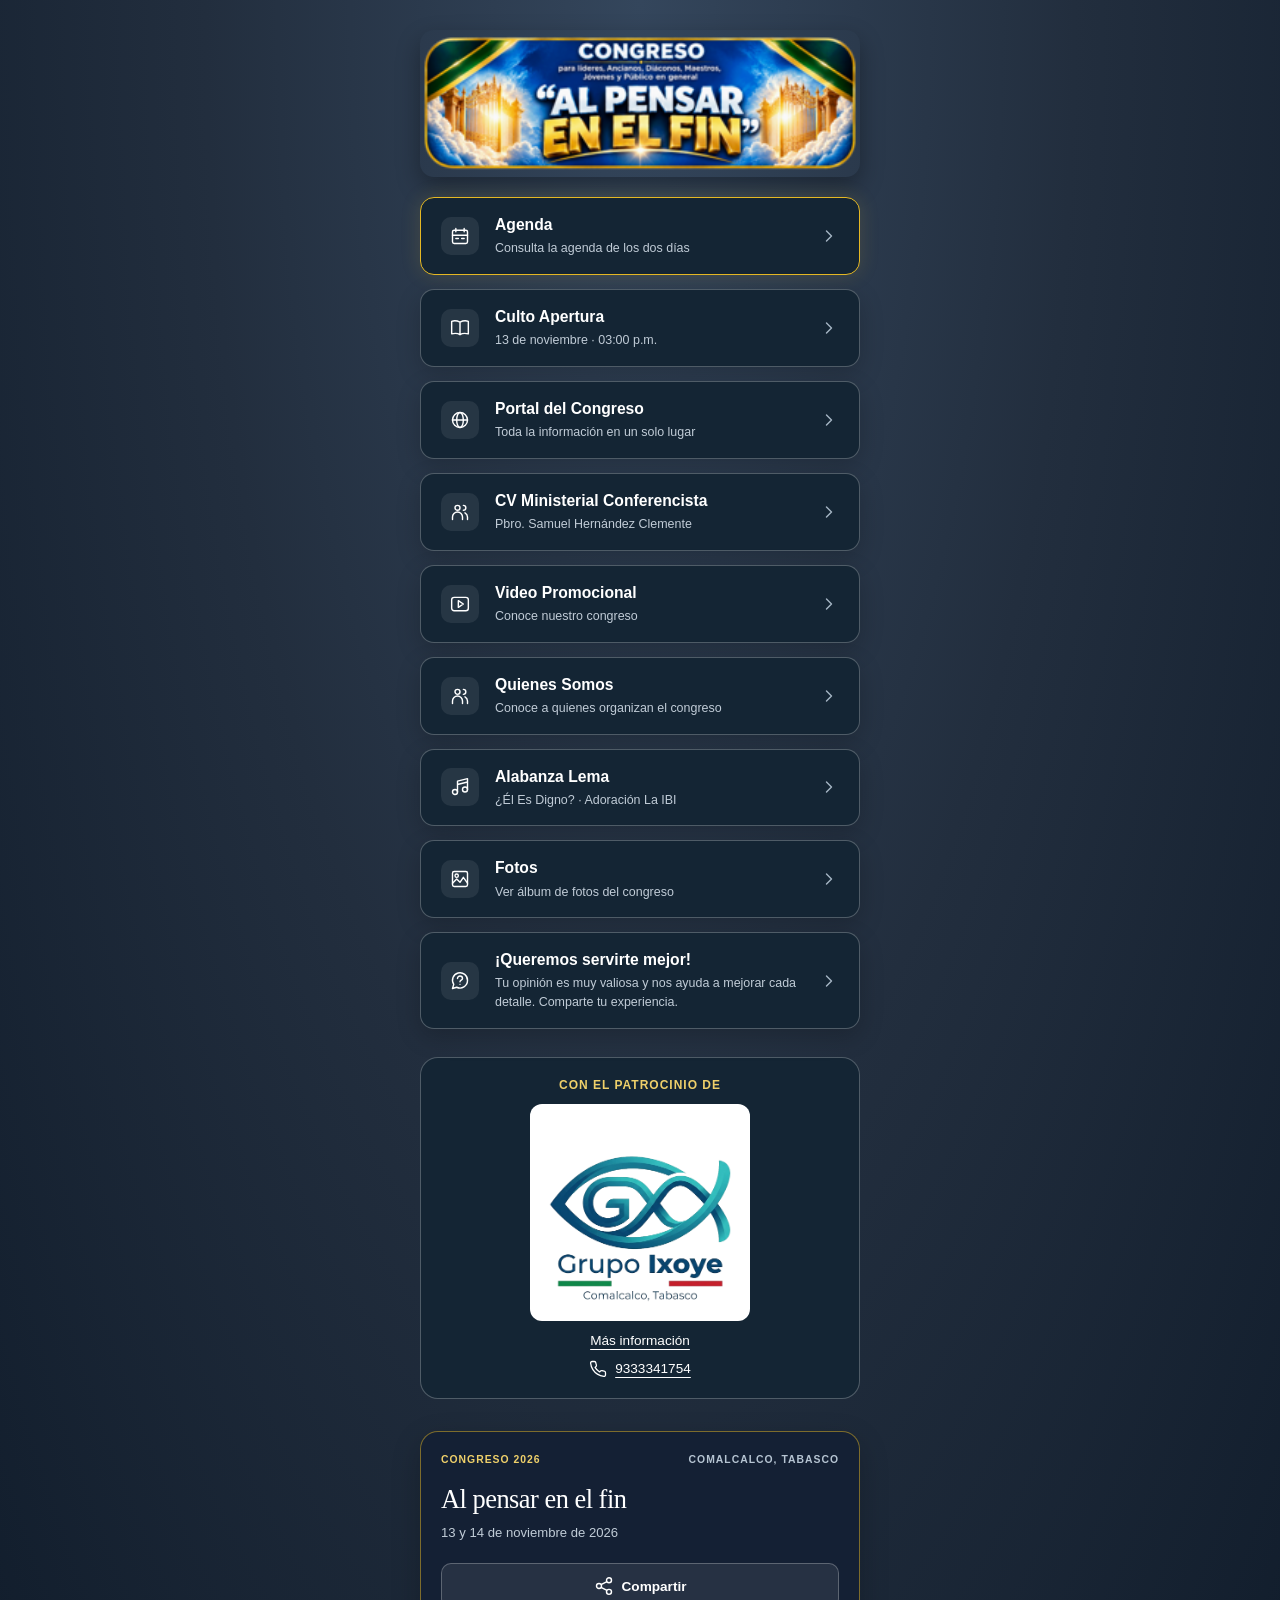
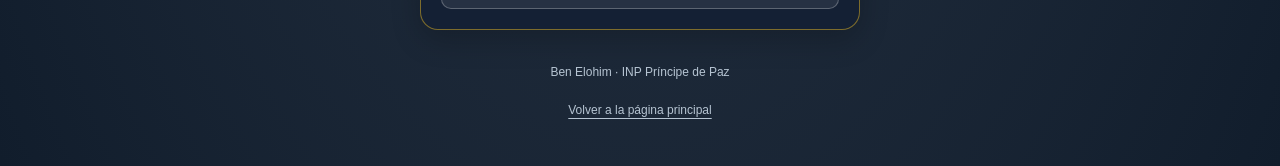
<file: enlaces.html>
<!doctype html>
<html lang="es">
<head>
  <meta charset="UTF-8">
  <meta name="viewport" content="width=device-width, initial-scale=1">
  <meta name="theme-color" content="#142534">
  <meta name="description" content="Enlaces de Al pensar en el fin: agenda, culto de apertura, portal, CV ministerial del conferencista, video promocional, quiénes somos, alabanza lema y fotos.">
  <title>Al pensar en el fin — Enlaces del congreso</title>
  <link rel="stylesheet" href="styles.css">
  <link rel="stylesheet" href="enlaces.css">
  <script src="enlaces.js" defer></script>
</head>
<body class="links-page">
  <a class="skip-link" href="#contenido">Saltar al contenido</a>
  <svg class="links-symbols" xmlns="http://www.w3.org/2000/svg" aria-hidden="true">
    <symbol id="icon-book" viewBox="0 0 24 24"><path d="M12 5C8 3 5 3 2 4v15c4-1 7-1 10 1 3-2 6-2 10-1V4c-3-1-6-1-10 1Zm0 0v15"/></symbol>
    <symbol id="icon-calendar" viewBox="0 0 24 24"><rect x="3" y="5" width="18" height="16" rx="2"/><path d="M7 3v4m10-4v4M3 11h18m-14 4h3m4 0h3"/></symbol>
    <symbol id="icon-question" viewBox="0 0 24 24"><path d="M21 11.5a9 9 0 0 1-13 8L3 21l1.5-5A9 9 0 1 1 21 11.5Z"/><path d="M9 9a3 3 0 0 1 6 0c0 2-3 2-3 4m0 3h.01"/></symbol>
    <symbol id="icon-play" viewBox="0 0 24 24"><rect x="2" y="4" width="20" height="16" rx="3"/><path d="m10 8 6 4-6 4Z"/></symbol>
    <symbol id="icon-music" viewBox="0 0 24 24"><path d="M9 18V5l12-3v13M9 9l12-3"/><ellipse cx="6" cy="18" rx="3" ry="3"/><ellipse cx="18" cy="15" rx="3" ry="3"/></symbol>
    <symbol id="icon-photo" viewBox="0 0 24 24"><rect x="3" y="3" width="18" height="18" rx="2"/><circle cx="8" cy="8" r="2"/><path d="m3 17 5-5 4 4 4-6 5 7"/></symbol>
    <symbol id="icon-people" viewBox="0 0 24 24"><circle cx="9" cy="7" r="3"/><path d="M3 21v-3a6 6 0 0 1 12 0v3m1-17a3 3 0 0 1 0 6m2 3a6 6 0 0 1 3 5v3"/></symbol>
    <symbol id="icon-globe" viewBox="0 0 24 24"><circle cx="12" cy="12" r="9"/><ellipse cx="12" cy="12" rx="4" ry="9"/><path d="M3 12h18"/></symbol>
    <symbol id="icon-arrow" viewBox="0 0 24 24"><path d="m9 6 6 6-6 6"/></symbol>
    <symbol id="icon-share" viewBox="0 0 24 24"><circle cx="18" cy="5" r="3"/><circle cx="6" cy="12" r="3"/><circle cx="18" cy="19" r="3"/><path d="m9 10 6-3m-6 7 6 3"/></symbol>
    <symbol id="icon-phone" viewBox="0 0 24 24"><path d="M22 16.92v3a2 2 0 0 1-2.18 2 19.79 19.79 0 0 1-8.63-3.07 19.5 19.5 0 0 1-6-6A19.79 19.79 0 0 1 2.12 4.2 2 2 0 0 1 4.11 2h3a2 2 0 0 1 2 1.72c.12.96.36 1.9.7 2.8a2 2 0 0 1-.45 2.11L8.09 9.91a16 16 0 0 0 6 6l1.27-1.27a2 2 0 0 1 2.11-.45c.9.34 1.84.58 2.8.7A2 2 0 0 1 22 16.92Z"/></symbol>
  </svg>
  <div class="links-shell">
    <header class="links-header">
      <a href="index.html" aria-label="Al pensar en el fin, página principal">
        <img class="links-banner" src="img/header_img.png" alt="Congreso Al pensar en el fin, para líderes, ancianos, diáconos, maestros, jóvenes y público en general" width="297" height="99" fetchpriority="high">
      </a>
      <h1 class="links-sr-only">Enlaces del congreso Al pensar en el fin</h1>
    </header>
    <main id="contenido">
      <nav class="links-nav" aria-label="Enlaces del congreso">
        <a class="links-card links-card-featured" href="agenda.html">
          <span class="links-icon"><svg aria-hidden="true"><use href="#icon-calendar"/></svg></span>
          <span class="links-copy"><span class="links-title">Agenda</span><span class="links-subtitle">Consulta la agenda de los dos días</span></span>
          <svg class="links-arrow" aria-hidden="true"><use href="#icon-arrow"/></svg>
        </a>
        <a class="links-card" href="culto-apertura.html">
          <span class="links-icon"><svg aria-hidden="true"><use href="#icon-book"/></svg></span>
          <span class="links-copy"><span class="links-title">Culto Apertura</span><span class="links-subtitle">13 de noviembre · 03:00 p.m.</span></span>
          <svg class="links-arrow" aria-hidden="true"><use href="#icon-arrow"/></svg>
        </a>
        <a class="links-card" href="index.html">
          <span class="links-icon"><svg aria-hidden="true"><use href="#icon-globe"/></svg></span>
          <span class="links-copy"><span class="links-title">Portal del Congreso</span><span class="links-subtitle">Toda la información en un solo lugar</span></span>
          <svg class="links-arrow" aria-hidden="true"><use href="#icon-arrow"/></svg>
        </a>
        <a class="links-card" href="cv-ministerial.html">
          <span class="links-icon"><svg aria-hidden="true"><use href="#icon-people"/></svg></span>
          <span class="links-copy"><span class="links-title">CV Ministerial Conferencista</span><span class="links-subtitle">Pbro. Samuel Hernández Clemente</span></span>
          <svg class="links-arrow" aria-hidden="true"><use href="#icon-arrow"/></svg>
        </a>
        <a class="links-card" href="img/background_lite.mp4">
          <span class="links-icon"><svg aria-hidden="true"><use href="#icon-play"/></svg></span>
          <span class="links-copy"><span class="links-title">Video Promocional</span><span class="links-subtitle">Conoce nuestro congreso</span></span>
          <svg class="links-arrow" aria-hidden="true"><use href="#icon-arrow"/></svg>
        </a>
        <a class="links-card" href="ben-elohim.html">
          <span class="links-icon"><svg aria-hidden="true"><use href="#icon-people"/></svg></span>
          <span class="links-copy"><span class="links-title">Quienes Somos</span><span class="links-subtitle">Conoce a quienes organizan el congreso</span></span>
          <svg class="links-arrow" aria-hidden="true"><use href="#icon-arrow"/></svg>
        </a>
        <a class="links-card" href="alabanza-lema.html">
          <span class="links-icon"><svg aria-hidden="true"><use href="#icon-music"/></svg></span>
          <span class="links-copy"><span class="links-title">Alabanza Lema</span><span class="links-subtitle">¿Él Es Digno? · Adoración La IBI</span></span>
          <svg class="links-arrow" aria-hidden="true"><use href="#icon-arrow"/></svg>
        </a>
        <a class="links-card" href="https://photos.app.goo.gl/rFPUPbVmyhjW8arGA" target="_blank" rel="noopener noreferrer">
          <span class="links-icon"><svg aria-hidden="true"><use href="#icon-photo"/></svg></span>
          <span class="links-copy"><span class="links-title">Fotos</span><span class="links-subtitle">Ver álbum de fotos del congreso</span></span>
          <svg class="links-arrow" aria-hidden="true"><use href="#icon-arrow"/></svg>
        </a>
        <a class="links-card" href="https://forms.gle/xcT91v3asdsQgWr28" target="_blank" rel="noopener noreferrer">
          <span class="links-icon"><svg aria-hidden="true"><use href="#icon-question"/></svg></span>
          <span class="links-copy"><span class="links-title">¡Queremos servirte mejor!</span><span class="links-subtitle">Tu opinión es muy valiosa y nos ayuda a mejorar cada detalle. Comparte tu experiencia.</span></span>
          <svg class="links-arrow" aria-hidden="true"><use href="#icon-arrow"/></svg>
        </a>
      </nav>
      <section class="links-sponsor" aria-labelledby="sponsor-title">
        <p class="links-sponsor-label" id="sponsor-title">Con el patrocinio de</p>
        <a class="links-sponsor-logo" href="https://maps.app.goo.gl/BvgrLaCrRXZTuLSy7" target="_blank" rel="noopener noreferrer" aria-label="Ver ubicación de Grupo Ixoye en Google Maps">
          <img src="img/ictus.png" alt="Grupo Ixoye">
        </a>
        <a class="links-sponsor-location" href="https://maps.app.goo.gl/BvgrLaCrRXZTuLSy7" target="_blank" rel="noopener noreferrer">Más información</a>
        <a class="links-sponsor-phone" href="tel:9333341754"><svg aria-hidden="true"><use href="#icon-phone"/></svg><span>9333341754</span></a>
      </section>
      <section class="links-event" aria-labelledby="event-title">
        <p class="links-event-label">CONGRESO 2026 <span>COMALCALCO, TABASCO</span></p>
        <h2 id="event-title">Al pensar en el fin</h2>
        <p class="links-event-date"><time datetime="2026-11-13">13</time> y <time datetime="2026-11-14">14 de noviembre de 2026</time></p>
        <div class="links-actions">
          <button class="links-share" id="share-links" type="button" hidden><svg aria-hidden="true"><use href="#icon-share"/></svg>Compartir</button>
        </div>
        <p class="links-share-status" id="share-status" role="status"></p>
      </section>
    </main>
    <footer class="links-footer"><p>Ben Elohim · INP Príncipe de Paz</p><a href="index.html">Volver a la página principal</a></footer>
  </div>
</body>
</html>
</file>
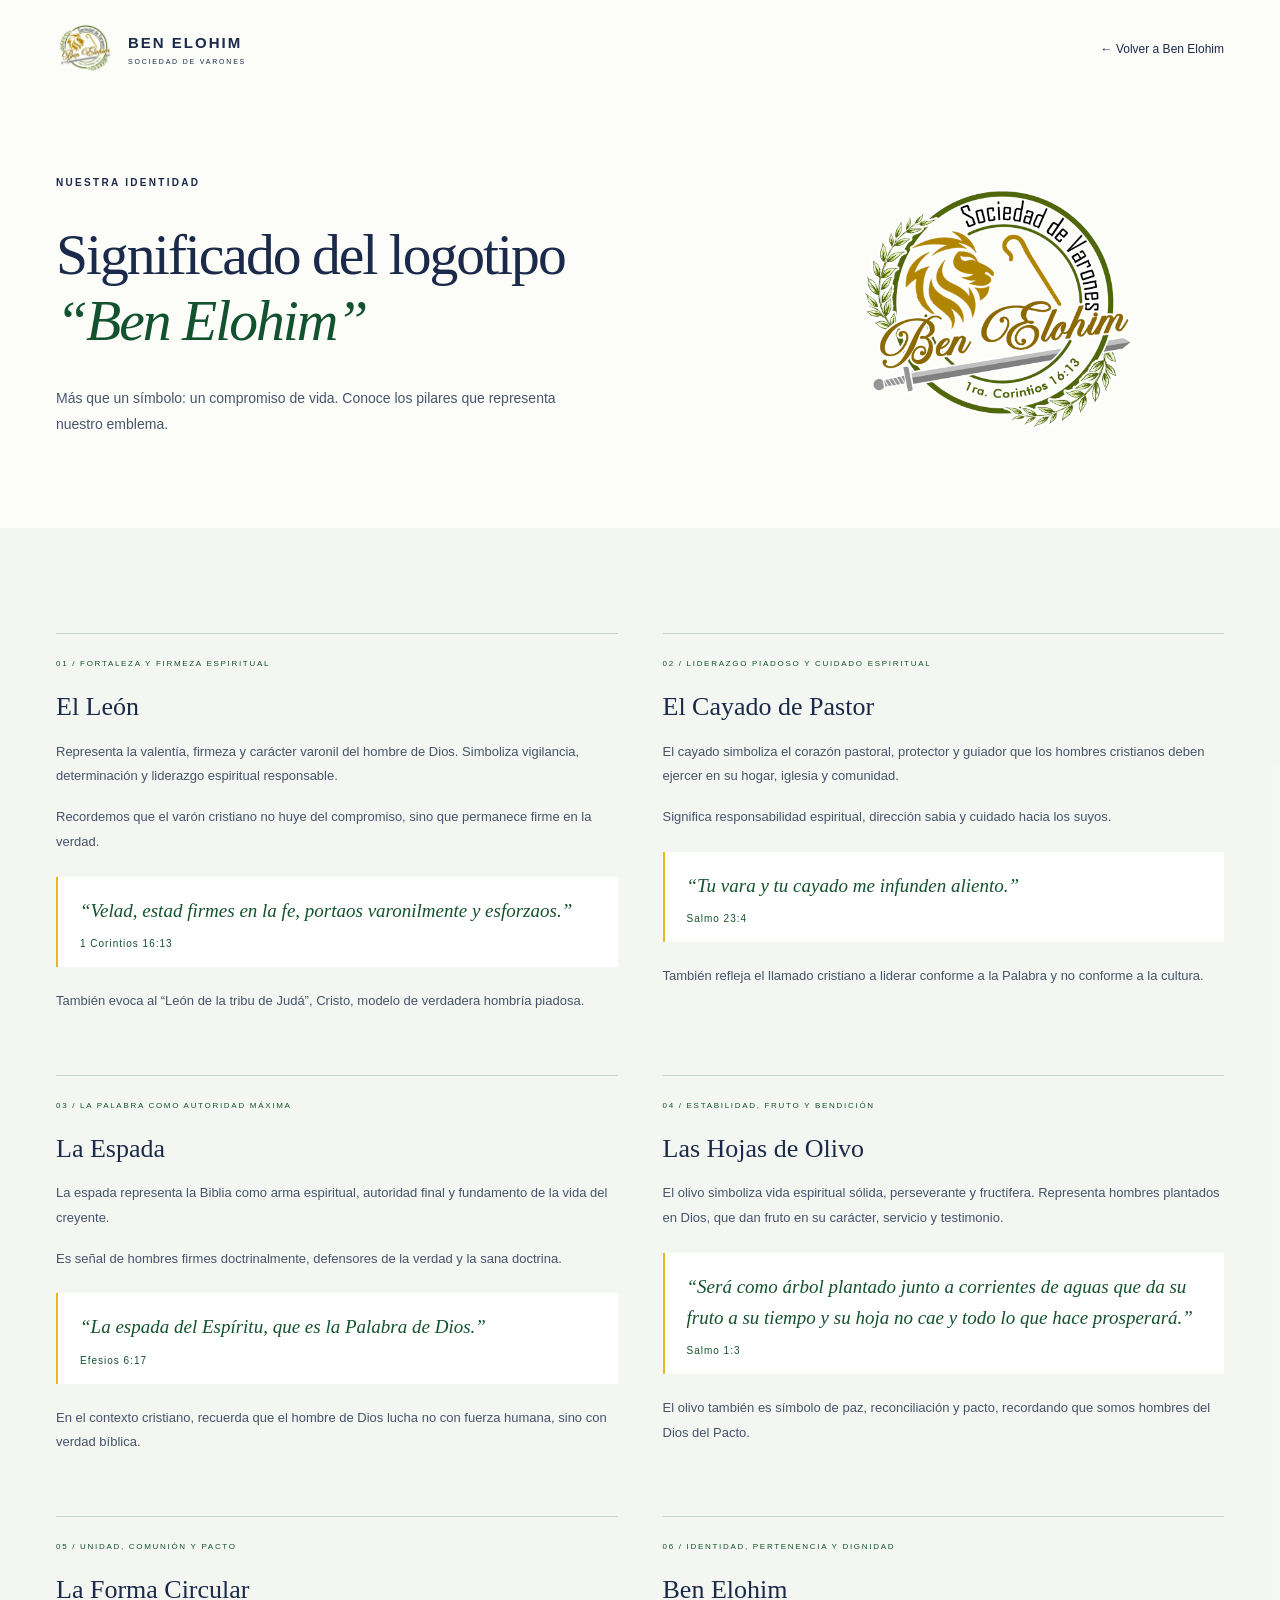
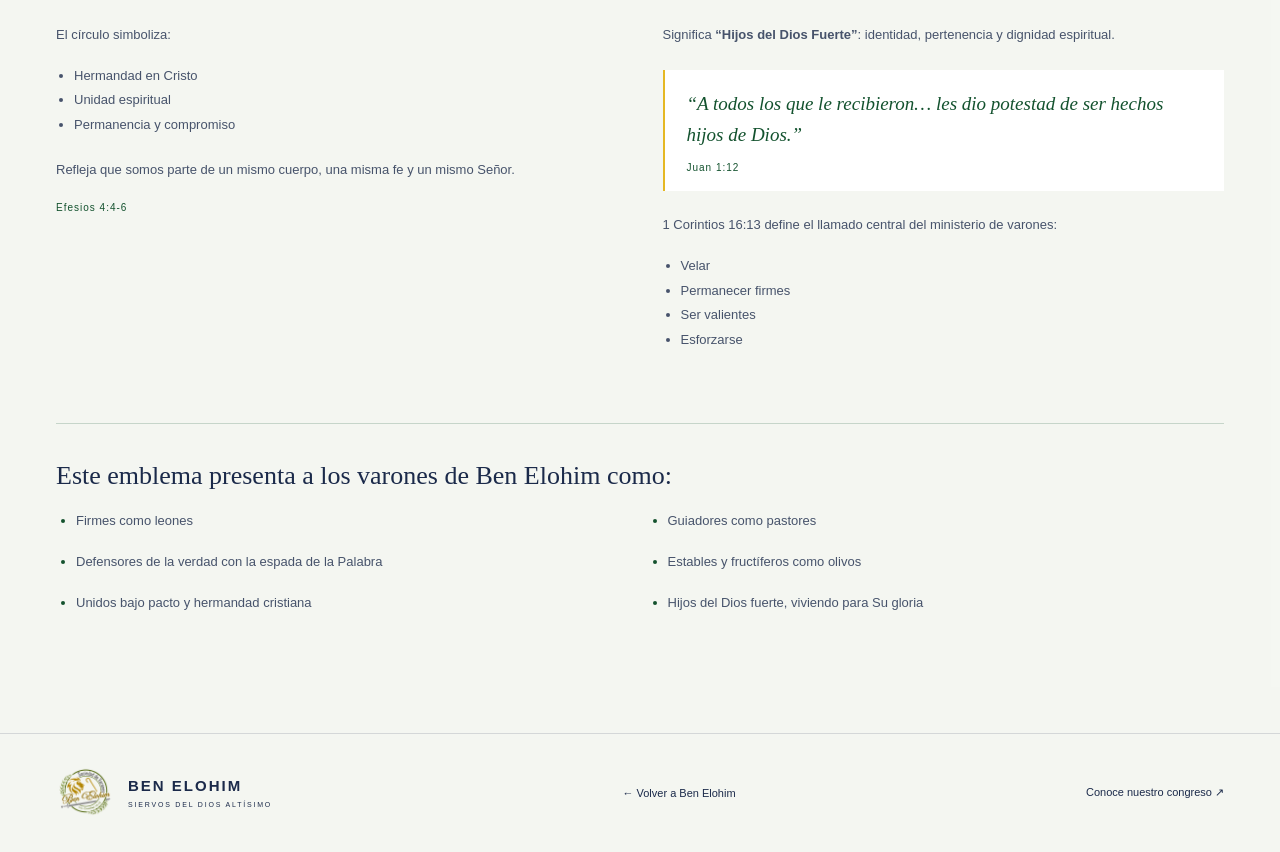
<file: significado-logo.html>
<!doctype html>
<html lang="es">
<head>
  <meta charset="UTF-8">
  <meta name="viewport" content="width=device-width, initial-scale=1">
  <meta name="theme-color" content="#13522E">
  <meta name="description" content="Conoce el significado del logotipo de Ben Elohim: el león, el cayado, la espada, las hojas de olivo y la unidad en Cristo.">
  <title>Significado del logotipo — Ben Elohim</title>
  <link rel="stylesheet" href="styles.css">
  <link rel="stylesheet" href="ben-elohim.css">
</head>
<body class="be-page">
  <a class="skip-link" href="#contenido">Saltar al contenido</a>
  <header class="be-header container">
    <a class="be-brand" href="ben-elohim.html"><img src="img/logo_ben_elohim.png" alt="" width="58" height="58"><span>BEN ELOHIM<small>SOCIEDAD DE VARONES</small></span></a>
    <a class="be-back-link" href="ben-elohim.html">← Volver a Ben Elohim</a>
  </header>
  <main id="contenido">
    <section class="be-logo-intro container" aria-labelledby="logo-title">
      <div><p class="eyebrow">NUESTRA IDENTIDAD</p><h1 id="logo-title">Significado del logotipo<br><em>“Ben Elohim”</em></h1><p>Más que un símbolo: un compromiso de vida. Conoce los pilares que representa nuestro emblema.</p></div>
      <img src="img/logo_ben_elohim.png" alt="Emblema de Ben Elohim con el león, el cayado, la espada y las hojas de olivo en una forma circular" width="950" height="950">
    </section>
    <section class="be-identity" aria-label="Los símbolos de nuestro emblema">
      <div class="section container">
        <div class="be-identity-grid">
          <article><span class="be-item-number">01 / FORTALEZA Y FIRMEZA ESPIRITUAL</span><h2>El León</h2>
            <p>Representa la valentía, firmeza y carácter varonil del hombre de Dios. Simboliza vigilancia, determinación y liderazgo espiritual responsable.</p>
            <p>Recordemos que el varón cristiano no huye del compromiso, sino que permanece firme en la verdad.</p>
            <figure class="be-symbol-verse"><blockquote>“Velad, estad firmes en la fe, portaos varonilmente y esforzaos.”</blockquote><figcaption>1 Corintios 16:13</figcaption></figure>
            <p>También evoca al “León de la tribu de Judá”, Cristo, modelo de verdadera hombría piadosa.</p>
          </article>
          <article><span class="be-item-number">02 / LIDERAZGO PIADOSO Y CUIDADO ESPIRITUAL</span><h2>El Cayado de Pastor</h2>
            <p>El cayado simboliza el corazón pastoral, protector y guiador que los hombres cristianos deben ejercer en su hogar, iglesia y comunidad.</p>
            <p>Significa responsabilidad espiritual, dirección sabia y cuidado hacia los suyos.</p>
            <figure class="be-symbol-verse"><blockquote>“Tu vara y tu cayado me infunden aliento.”</blockquote><figcaption>Salmo 23:4</figcaption></figure>
            <p>También refleja el llamado cristiano a liderar conforme a la Palabra y no conforme a la cultura.</p>
          </article>
          <article><span class="be-item-number">03 / LA PALABRA COMO AUTORIDAD MÁXIMA</span><h2>La Espada</h2>
            <p>La espada representa la Biblia como arma espiritual, autoridad final y fundamento de la vida del creyente.</p>
            <p>Es señal de hombres firmes doctrinalmente, defensores de la verdad y la sana doctrina.</p>
            <figure class="be-symbol-verse"><blockquote>“La espada del Espíritu, que es la Palabra de Dios.”</blockquote><figcaption>Efesios 6:17</figcaption></figure>
            <p>En el contexto cristiano, recuerda que el hombre de Dios lucha no con fuerza humana, sino con verdad bíblica.</p>
          </article>
          <article><span class="be-item-number">04 / ESTABILIDAD, FRUTO Y BENDICIÓN</span><h2>Las Hojas de Olivo</h2>
            <p>El olivo simboliza vida espiritual sólida, perseverante y fructífera. Representa hombres plantados en Dios, que dan fruto en su carácter, servicio y testimonio.</p>
            <figure class="be-symbol-verse"><blockquote>“Será como árbol plantado junto a corrientes de aguas que da su fruto a su tiempo y su hoja no cae y todo lo que hace prosperará.”</blockquote><figcaption>Salmo 1:3</figcaption></figure>
            <p>El olivo también es símbolo de paz, reconciliación y pacto, recordando que somos hombres del Dios del Pacto.</p>
          </article>
          <article><span class="be-item-number">05 / UNIDAD, COMUNIÓN Y PACTO</span><h2>La Forma Circular</h2>
            <p>El círculo simboliza:</p><ul><li>Hermandad en Cristo</li><li>Unidad espiritual</li><li>Permanencia y compromiso</li></ul>
            <p>Refleja que somos parte de un mismo cuerpo, una misma fe y un mismo Señor.</p>
            <p class="be-symbol-reference">Efesios 4:4-6</p>
          </article>
          <article><span class="be-item-number">06 / IDENTIDAD, PERTENENCIA Y DIGNIDAD</span><h2>Ben Elohim</h2>
            <p>Significa <strong>“Hijos del Dios Fuerte”</strong>: identidad, pertenencia y dignidad espiritual.</p>
            <figure class="be-symbol-verse"><blockquote>“A todos los que le recibieron… les dio potestad de ser hechos hijos de Dios.”</blockquote><figcaption>Juan 1:12</figcaption></figure>
            <p>1 Corintios 16:13 define el llamado central del ministerio de varones:</p><ul><li>Velar</li><li>Permanecer firmes</li><li>Ser valientes</li><li>Esforzarse</li></ul>
          </article>
        </div>
        <div class="be-emblem-summary"><h2>Este emblema presenta a los varones de Ben Elohim como:</h2><ul><li>Firmes como leones</li><li>Guiadores como pastores</li><li>Defensores de la verdad con la espada de la Palabra</li><li>Estables y fructíferos como olivos</li><li>Unidos bajo pacto y hermandad cristiana</li><li>Hijos del Dios fuerte, viviendo para Su gloria</li></ul></div>
      </div>
    </section>
  </main>
  <footer class="be-footer"><div class="container"><a class="be-brand" href="ben-elohim.html"><img src="img/logo_ben_elohim.png" alt="" width="58" height="58" loading="lazy"><span>BEN ELOHIM<small>SIERVOS DEL DIOS ALTÍSIMO</small></span></a><a href="ben-elohim.html">← Volver a Ben Elohim</a><a href="index.html">Conoce nuestro congreso ↗</a></div></footer>
</body>
</html>
</file>
<file: styles.css>
@charset "UTF-8";

:root {
  --space: #1B2A4A;
  --cerulean: #1B2A4A;
  --sky: #5B9BD5;
  --fire: #E3422A;
  --gold: #E5B824;
  --green: #13522E;
  --paper: #FFFFFF;
  --ink: #1B2A4A;
  --muted: #1b2a4acc;
  --border: #1b2a4a26;
}

* { box-sizing: border-box; }
html { scroll-behavior: smooth; scroll-padding-top: 100px; }
body { margin: 0; background: var(--paper); color: var(--ink); font-family: Arial, Helvetica, sans-serif; -webkit-font-smoothing: antialiased; }
a { color: inherit; text-decoration: none; }
button { font: inherit; cursor: pointer; }
a, button, summary { -webkit-tap-highlight-color: transparent; }
:focus-visible { outline: 3px solid var(--cerulean); outline-offset: 6px; }
::selection { background: var(--sky); color: var(--space); }
.container { width: min(1200px, calc(100% - 112px)); margin-inline: auto; }
.skip-link { position: fixed; top: -100px; left: 20px; padding: 14px; background: white; z-index: 20; }
.skip-link:focus { top: 10px; }
.site-header { min-height: 100px; display: flex; align-items: center; justify-content: space-between; gap: 30px; padding: 20px 56px; max-width: 1600px; margin: auto; }
.brand { display: flex; align-items: center; gap: 13px; flex-shrink: 0; }
.brand svg { width: 34px; height: 42px; stroke: var(--ink); stroke-width: 1.5; fill: none; }
.brand span { font-size: 11px; letter-spacing: 2px; line-height: 1.6; }
.brand strong { font-size: 13px; letter-spacing: 2.6px; color: var(--fire); }
nav { display: flex; align-items: center; gap: 30px; font-size: 12px; }
nav > a:not(.nav-cta):hover { color: var(--cerulean); }
.nav-cta { padding: 14px 18px; border: 1px solid var(--border); }
.nav-cta span { margin-left: 18px; color: var(--cerulean); }
.nav-cta:hover { border-color: var(--cerulean); }
.menu-toggle { display: none; }
.hero { background: linear-gradient(180deg, var(--sky), var(--paper)); color: var(--ink); position: relative; overflow: hidden; }
.hero::before { content: ""; position: absolute; inset: 0; z-index: 1; background: linear-gradient(90deg, #fffffff2 0%, #ffffffd9 30%, #ffffff66 55%, #ffffff00 80%); pointer-events: none; }
.hero-inner { display: grid; grid-template-columns: 1fr 1fr; position: relative; z-index: 2; min-height: 675px; align-items: center; pointer-events: none; }
.hero-copy { padding: 62px 0 50px; position: relative; z-index: 1; }
.hero-copy > * { pointer-events: auto; }
.eyebrow { font-size: 10px; font-weight: 600; letter-spacing: 2.3px; line-height: 1.8; margin: 0 0 30px; }
.hero .eyebrow { color: var(--ink); display: flex; align-items: center; gap: 12px; }
.little-line { height: 1px; width: 28px; background: var(--fire); }
h1, h2, h3, p { margin-top: 0; }
h1, h2 { font-family: Georgia, "Times New Roman", serif; font-weight: 400; }
h1 { font-size: clamp(80px, 8.2vw, 122px); letter-spacing: -5px; line-height: .99; margin-bottom: 30px; }
h1 em { color: var(--fire); font-weight: 400; }
.hero-description { font-family: Georgia, "Times New Roman", serif; font-size: 20px; color: var(--ink); max-width: 430px; line-height: 1.65; margin-bottom: 28px; }
.button { display: inline-flex; align-items: center; justify-content: space-between; gap: 35px; padding: 18px 24px; font-size: 12px; font-weight: 600; border: 1px solid transparent; min-height: 52px; transition: background .2s, transform .2s; }
.button-gold { background: var(--gold); color: var(--space); }
.button-gold:hover { background: var(--paper); border-color: var(--gold); transform: translateY(-2px); }
.button span { font-size: 19px; font-weight: 400; }
.hero-link { display: inline-flex; align-items: center; gap: 30px; min-height: 48px; padding: 10px 0; border-bottom: 1px solid currentColor; color: var(--ink); font-size: 12px; font-weight: 600; letter-spacing: .3px; transition: color .2s; }
.hero-link span { font-size: 20px; font-weight: 400; color: var(--fire); transition: transform .2s; }
.hero-link:hover { color: var(--fire); }
.hero-link:hover span { transform: translate(3px, -3px); }
.hero-caption { margin: 24px 0 0; color: var(--ink); font-size: 11px; line-height: 1.8; }
.hero-art { position: absolute; inset: 0; overflow: hidden; background: var(--space); color: var(--paper); }
.hero-video { position: absolute; inset: 0; width: 100%; height: 100%; object-fit: cover; }
.video-open { position: absolute; z-index: 3; bottom: 120px; right: 32px; width: 44px; height: 44px; padding: 10px; display: grid; place-items: center; border: 1px solid #ffffff66; border-radius: 6px; color: var(--paper); background: #1b2a4a80; }
.video-open:hover { background: var(--space); border-color: var(--paper); }
.video-open:focus-visible { outline-color: var(--gold); }
.video-open svg { width: 22px; height: 22px; }
.video-status { position: absolute; z-index: 2; top: 30%; left: 55%; right: 20px; text-align: center; font-size: 12px; line-height: 1.6; pointer-events: none; }
.video-status:not(:empty) { background: var(--space); padding: 12px; }
body:has(.video-dialog[open]) { overflow: hidden; }
.video-dialog { width: min(1000px, calc(100% - 32px)); max-height: calc(100dvh - 32px); padding: 20px; border: 1px solid var(--gold); border-radius: 8px; background: var(--space); color: var(--paper); }
.video-dialog::backdrop { background: #1b2a4ae6; }
.video-dialog-header { display: flex; align-items: center; justify-content: space-between; gap: 16px; margin-bottom: 18px; }
.video-dialog h2 { font-size: 26px; letter-spacing: -.5px; margin: 0; }
.video-close { background: transparent; color: var(--paper); border: 1px solid var(--paper); padding: 10px 14px; flex-shrink: 0; }
.video-close span { margin-left: 10px; }
.video-dialog video { display: block; width: 100%; max-height: 65dvh; background: #000; }
.player-status { font-size: 13px; line-height: 1.6; margin: 12px 0; }
.video-direct-link { font-size: 12px; text-decoration: underline; text-underline-offset: 3px; }
.hero-meta-bar { position: relative; z-index: 2; background: var(--paper); color: var(--ink); border-block: 1px solid var(--border); }
.hero-meta { position: relative; display: flex; align-items: center; gap: 60px; padding-block: 27px; }
.hero-meta > div { display: flex; align-items: center; gap: 16px; }
.meta-icon { font-size: 29px; font-weight: 400; color: var(--fire); }
.hero-meta p { margin: 0; display: grid; gap: 7px; }
.hero-meta p span { font-size: 8px; letter-spacing: 1.8px; color: var(--muted); }
.hero-meta strong { font-size: 12px; font-weight: 400; }
.discover { margin-left: auto; font-size: 11px; display: flex; align-items: center; gap: 35px; }
.discover:hover { color: var(--fire); }
.discover span { color: var(--fire); font-size: 22px; }
.audience-strip { border-bottom: 1px solid var(--border); background: #5b9bd514; }
.audience-strip .container { display: flex; align-items: center; justify-content: space-between; padding-block: 25px; gap: 25px; }
.audience-strip span { font-size: 8px; letter-spacing: 1.7px; font-weight: 600; white-space: nowrap; }
.audience-strip p { margin: 0; font-size: 12px; color: var(--ink); line-height: 1.7; }
.audience-strip b { font-weight: 400; padding-inline: 13px; color: var(--fire); }
.section { padding-block: 105px; }
.overview { display: grid; grid-template-columns: 1fr 1fr; gap: 85px; }
.section .eyebrow { color: var(--cerulean); margin-bottom: 24px; }
h2 { font-size: clamp(37px, 4vw, 55px); line-height: 1.13; letter-spacing: -1.7px; margin-bottom: 28px; }
h2 em { font-weight: 400; color: var(--cerulean); }
.section-mark { display: block; font-size: 58px; color: var(--cerulean); margin-top: 38px; }
.overview-copy { padding-top: 43px; }
.overview-copy > p { line-height: 1.85; font-size: 14px; color: var(--muted); }
.overview-copy .lead { font-size: 20px; line-height: 1.6; color: var(--space); margin-bottom: 20px; }
.questions { margin-top: 30px; border-top: 1px solid var(--border); padding-top: 25px; }
.small-label { font-size: 9px; font-weight: 600; letter-spacing: 1.8px; margin-bottom: 18px; }
.questions > p:not(.small-label) { font-family: Georgia, "Times New Roman", serif; font-size: 16px; margin-bottom: 12px; }
.principles-section { background: #5b9bd514; }
.section-heading { display: flex; justify-content: space-between; gap: 40px; align-items: flex-end; margin-bottom: 48px; }
.section-heading h2 { margin-bottom: 0; }
.section-heading > p { font-size: 13px; color: var(--muted); line-height: 1.8; margin-bottom: 4px; max-width: 320px; }
.principles-grid { display: grid; grid-template-columns: repeat(4, 1fr); border-top: 1px solid var(--border); }
.principles-grid article { padding: 30px 28px 0; border-right: 1px solid var(--border); position: relative; }
.principles-grid article:first-child { padding-left: 0; }
.principles-grid article:last-child { padding-right: 0; border-right: 0; }
.principle-number { position: absolute; right: 24px; top: 30px; color: var(--muted); font-size: 10px; }
.principles-grid svg { display: block; width: 36px; height: 36px; fill: none; stroke: var(--cerulean); stroke-width: 1.3; margin-bottom: 30px; }
.principles-grid h3 { font-family: Georgia, "Times New Roman", serif; font-size: 24px; font-weight: 400; line-height: 1.2; margin-bottom: 17px; }
.principles-grid p { font-size: 12px; line-height: 1.85; color: var(--muted); margin: 0; max-width: 210px; }
.topic-list { border-top: 1px solid var(--border); }
.topic-list details, .topic-static { border-bottom: 1px solid var(--border); }
summary, .topic-static { display: flex; gap: 30px; align-items: center; padding: 27px 8px; }
summary { cursor: pointer; list-style: none; }
summary::-webkit-details-marker { display: none; }
.topic-number { color: var(--cerulean); font-size: 11px; min-width: 26px; }
.topic-list h3 { margin: 0; font-family: Georgia, "Times New Roman", serif; font-size: 27px; font-weight: 400; }
.topic-toggle { margin-left: auto; width: 30px; height: 30px; border: 1px solid var(--border); border-radius: 50%; display: grid; place-items: center; flex-shrink: 0; color: var(--cerulean); }
.topic-toggle::before { content: "+"; font-size: 21px; font-weight: 400; }
details[open] .topic-toggle::before { content: "−"; }
details[open] { background: #5b9bd514; }
.topic-list details p { margin: -8px 55px 28px 64px; color: var(--muted); font-size: 14px; line-height: 1.8; }
summary:hover h3 { color: var(--cerulean); }
.event-section { background: var(--space); color: white; position: relative; overflow: hidden; }
.event-section::before { content: ""; position: absolute; width: 600px; height: 600px; border: 1px solid #e5b82433; border-radius: 50%; right: -200px; top: -100px; box-shadow: 0 0 0 65px #e5b8240d, 0 0 0 130px #e5b82408; }
.event-inner { padding-block: 80px; display: grid; grid-template-columns: 1.4fr 1fr; align-items: center; gap: 80px; position: relative; }
.event-copy .eyebrow { color: var(--paper); }
.event-copy h2 { font-size: clamp(40px, 4.4vw, 60px); }
.event-copy h2 em { color: var(--gold); }
.event-copy > p:not(.eyebrow):not(.calendar-status) { color: var(--paper); font-size: 13px; line-height: 1.8; margin-bottom: 30px; }
.countdown { margin: 0 0 28px; }
.countdown-label { color: var(--gold); font-size: 9px; font-weight: 600; letter-spacing: 1.5px; line-height: 1.6; margin-bottom: 12px; }
.countdown-units { display: grid; grid-template-columns: repeat(4, minmax(0, 1fr)); max-width: 430px; border-block: 1px solid #ffffff40; }
.countdown-units > div { display: grid; gap: 5px; padding: 13px 10px 12px 0; }
.countdown-units strong { font: 800 44px/1 Georgia, "Times New Roman", serif; font-variant-numeric: tabular-nums; color: var(--paper); }
.countdown-units span { color: #ffffffb3; font-size: 9px; letter-spacing: 1.1px; font-weight: 800; }
.countdown-message { color: var(--gold); font-size: 13px; line-height: 1.6; margin: 0; }
.countdown-message:empty { display: none; }
.countdown-section { padding: 26px 20px; background: var(--space); color: var(--paper); }
.countdown-section .countdown { width: min(100%, 620px); margin: 0 auto; }
.countdown-section .countdown-label { text-align: center; }
.countdown-section .countdown-units { max-width: none; }
.countdown-section .countdown-units > div { justify-items: center; padding-inline: 6px; }
.countdown-section .countdown-units strong { font: 900 60px/1 Impact, Haettenschweiler, "Arial Narrow Bold", sans-serif; }
.countdown-section .countdown-units span { font-size: 10px; letter-spacing: 1.3px; font-weight: 900; }
.countdown-section .countdown-message { margin-top: 12px; text-align: center; }
.calendar-status { font-size: 11px; color: var(--paper); margin: 12px 0 0; min-height: 15px; }
.date-card { text-align: center; padding: 40px 25px 28px; border: 1px solid var(--gold); background: var(--green); }
.date-card > span { display: block; font-size: 11px; letter-spacing: 5px; color: var(--paper); }
.date-card > strong { display: block; font-family: Georgia, "Times New Roman", serif; font-size: clamp(64px, 6vw, 86px); font-weight: 400; margin: 16px 0 10px; white-space: nowrap; }
.date-card i { font-size: 42px; color: var(--gold); }
.date-location { border-top: 1px solid #e5b82466; margin-top: 30px; padding-top: 23px; font-size: 14px; }
.venue-logo { display: block; width: min(100%, 90px); height: auto; margin: 0 auto 18px; }
.date-card p { color: var(--paper); font-size: 11px; line-height: 1.8; margin: 13px 0 0; }
.date-card address { font-size: 13px; font-style: normal; line-height: 1.8; margin-top: 16px; }
.scripture-section { background: var(--green); color: var(--paper); padding-block: 65px; text-align: center; }
.scripture-section figure { margin-block: 0; }
.scripture-section blockquote { max-width: 860px; margin: 0 auto 24px; font: italic 28px/1.6 Georgia, "Times New Roman", serif; }
.scripture-section figcaption { color: var(--gold); font-size: 11px; letter-spacing: 2px; }
.speaker-section { display: grid; grid-template-columns: 1fr 2fr; gap: 30px; align-items: center; }
.speaker-portrait img { display: block; width: min(100%, 243px); height: auto; }
.speaker-title { color: var(--muted); font-size: 15px; margin-bottom: 12px; }
.speaker-section h2 { margin: 0; }
.agenda-grid { display: grid; grid-template-columns: 1fr 1fr; gap: 28px; }
.agenda-day { border: 1px solid var(--border); border-radius: 12px; padding: 28px; background: var(--paper); }
.agenda-header { display: flex; align-items: center; gap: 18px; border-bottom: 1px solid var(--border); padding-bottom: 26px; margin-bottom: 10px; }
.agenda-date { display: grid; justify-items: center; background: #5b9bd514; border-radius: 8px; padding: 12px 15px; font: 34px/1 Georgia, "Times New Roman", serif; }
.agenda-date > span { font: 9px/1.5 Arial, Helvetica, sans-serif; letter-spacing: 2px; margin-top: 6px; }
.day-tag { margin-left: auto; font-size: 8px; letter-spacing: 1px; color: var(--muted); white-space: nowrap; }
.agenda-day h3, .registration-grid h3 { font: 28px/1.3 Georgia, "Times New Roman", serif; font-weight: 400; margin-bottom: 24px; }
.agenda-header h3 { margin: 0; }
.agenda-day h3 time { display: block; font: 12px/1.8 Arial, Helvetica, sans-serif; color: var(--muted); margin-top: 8px; }
.agenda-day ul { list-style: none; margin: 0; padding: 8px 0 0; }
.agenda-day li { position: relative; display: grid; grid-template-columns: 88px 1fr; gap: 18px; padding: 20px 0 20px 24px; font-size: 13px; line-height: 1.6; }
.agenda-day li::before { content: ""; position: absolute; left: 3px; top: 26px; width: 7px; height: 7px; border: 2px solid var(--fire); border-radius: 50%; background: var(--paper); z-index: 1; }
.agenda-day li:not(:last-child)::after { content: ""; position: absolute; left: 8px; top: 34px; bottom: -27px; width: 1px; background: var(--border); }
.agenda-day li time { color: var(--muted); font-variant-numeric: tabular-nums; }
.registration-section { background: #5b9bd514; }
.registration-grid { display: grid; grid-template-columns: repeat(3, minmax(0, 1fr)); gap: 22px; align-items: start; }
.registration-grid article { border: 1px solid var(--border); border-radius: 12px; padding: 28px 24px; background: var(--paper); min-width: 0; }
.registration-step { display: block; font-size: 8px; letter-spacing: 1.3px; color: var(--muted); margin-bottom: 22px; }
.registration-grid p, .registration-grid ul { font-size: 13px; line-height: 1.85; color: var(--muted); }
.registration-grid p { margin: 20px 0 8px; }
.registration-grid ul { padding-left: 18px; margin-bottom: 0; }
.contact-action { display: flex; align-items: center; gap: 12px; padding: 23px 0; border-top: 1px solid var(--border); font-size: 18px; font-variant-numeric: tabular-nums; }
.contact-action > svg { width: 25px; height: 25px; fill: none; stroke: var(--green); stroke-width: 1.4; flex-shrink: 0; }
.contact-action small { display: block; font-size: 8px; letter-spacing: 1.5px; color: var(--muted); margin-bottom: 8px; }
.contact-action > span:last-child { margin-left: auto; color: var(--fire); }
.contact-action:hover, .receipt-link:hover { color: var(--fire); }
.bank-card { position: relative; isolation: isolate; overflow: hidden; border-radius: 14px; padding: 22px; color: var(--paper); background: linear-gradient(125deg, var(--space), #304a77); box-shadow: 0 12px 25px #1b2a4a26; }
.bank-card::before { content: ""; position: absolute; z-index: -1; width: 220px; height: 220px; border: 1px solid #ffffff26; border-radius: 50%; right: -100px; top: -50px; box-shadow: 0 0 0 30px #ffffff08, 0 0 0 60px #ffffff05; }
.bank-card-top { display: flex; justify-content: space-between; align-items: center; gap: 8px; }
.bank-card-top strong { font-size: 17px; }
.bank-card-top > span { font-size: 7px; letter-spacing: 1px; }
.card-chip { display: block; width: 34px; height: 27px; margin: 24px 0 18px; fill: var(--gold); stroke: var(--space); stroke-width: .8; }
.bank-label { display: block; font-size: 7px; letter-spacing: 1.3px; color: #ffffffcc; }
.account-number { display: block; font: 400 clamp(14px, 1.45vw, 21px)/1.6 "Courier New", monospace; white-space: nowrap; margin: 7px 0 20px; user-select: all; }
.bank-holder { display: block; font-size: 13px; margin-top: 7px; }
.copy-account { display: flex; width: 100%; justify-content: space-between; align-items: center; gap: 10px; margin-top: 23px; padding: 12px 0; font-size: 11px; color: var(--ink); border: 0; border-bottom: 1px solid var(--border); background: transparent; }
.copy-account svg { width: 17px; height: 17px; fill: none; stroke: currentColor; stroke-width: 1.4; }
.copy-account:hover { color: var(--fire); }
.registration-grid .copy-status { margin: 10px 0 0; font-size: 11px; line-height: 1.6; }
.receipt-checklist { list-style: none; counter-reset: receipt; padding: 0; margin: 22px 0 28px; }
.receipt-checklist li { counter-increment: receipt; display: flex; align-items: center; gap: 12px; padding: 10px 0; font-size: 12px; line-height: 1.6; }
.receipt-checklist li::before { content: counter(receipt, decimal-leading-zero); display: grid; place-items: center; width: 28px; height: 28px; border-radius: 50%; background: #5b9bd514; color: var(--ink); font-size: 9px; flex-shrink: 0; }
.receipt-link { display: flex; align-items: center; justify-content: space-between; gap: 10px; border-top: 1px solid var(--border); padding-top: 20px; font-size: 12px; }
.receipt-link span { color: var(--fire); font-size: 18px; }
.organizer-section { padding-block: 65px; text-align: center; border-bottom: 1px solid var(--border); }
.organizer-section .eyebrow { margin-bottom: 18px; }
.organizer-logo-link { display: block; width: min(100%, 240px); margin: 0 auto 24px; }
.organizer-logo-link .organizer-logo { margin: 0; }
.organizer-logo { display: block; width: min(100%, 240px); height: auto; margin: 0 auto 24px; }
.organizer-section h2 { margin-bottom: 15px; }
.organizer-section > p:last-child { color: var(--muted); font-size: 13px; margin: 0; }
.site-footer { padding-block: 48px 30px; background: var(--paper); }
.footer-church-logo { display: block; width: min(100%, 620px); height: auto; margin: 0 auto 36px; }
.footer-bottom { display: flex; justify-content: space-between; align-items: center; gap: 25px; padding-top: 25px; border-top: 1px solid var(--border); }
.footer-brand { font-size: 10px; font-weight: 600; letter-spacing: 1.2px; line-height: 1.8; }
.footer-brand span { display: block; font-size: 8px; font-weight: 400; letter-spacing: 2px; color: var(--muted); }
.site-footer p { margin: 0; font-size: 10px; color: var(--muted); }
.footer-bottom > a:last-child { font-size: 10px; white-space: nowrap; }
.footer-bottom > a:last-child span { padding-left: 15px; color: var(--cerulean); }

@media (min-width: 1600px) {
  .hero-inner { min-height: 740px; }
}
@media (max-width: 1050px) {
  .registration-grid { grid-template-columns: 1fr 1fr; }
  .receipt-card { grid-column: 1 / -1; }
  .container { width: calc(100% - 64px); }
  .site-header { padding-inline: 32px; }
  nav { gap: 20px; font-size: 11px; }
  .nav-cta { padding-inline: 12px; }
  .hero-inner { min-height: 610px; }
  h1 { font-size: 90px; }
  .hero-meta { gap: 30px; }
  .discover { gap: 15px; }
  .audience-strip .container { flex-direction: column; gap: 8px; align-items: flex-start; }
  .audience-strip b { padding-inline: 10px; }
  .overview { gap: 45px; }
  .principles-grid article { padding-inline: 18px; }
  .principles-grid h3 { font-size: 21px; }
  .event-inner { gap: 45px; }
}
@media (max-width: 760px) {
  .speaker-section, .agenda-grid, .registration-grid { grid-template-columns: 1fr; gap: 32px; }
  .scripture-section blockquote { font-size: 23px; }
  .receipt-card { grid-column: auto; }
  .agenda-day { padding: 22px 18px; }
  .agenda-header { gap: 12px; }
  .agenda-header h3 { font-size: 24px; }
  .agenda-day h3 time { font-size: 10px; }
  .agenda-date { font-size: 29px; padding: 10px 12px; }
  .day-tag { font-size: 7px; }
  .agenda-day li { grid-template-columns: 78px 1fr; gap: 12px; font-size: 12px; }
  .account-number { font-size: clamp(15px, 4.7vw, 23px); }
  html { scroll-padding-top: 24px; }
  .container { width: calc(100% - 40px); }
  .site-header { min-height: 80px; padding: 16px 20px; flex-wrap: wrap; gap: 0; }
  .brand svg { width: 27px; height: 35px; }
  .brand span { font-size: 9px; }
  .brand strong { font-size: 11px; }
  .menu-toggle { display: flex; align-items: center; gap: 12px; border: 1px solid var(--border); background: transparent; color: var(--space); padding: 10px 12px; font-size: 12px; }
  nav { width: 100%; padding: 24px 0 8px; flex-direction: column; align-items: stretch; gap: 0; }
  .js nav:not(.is-open) { display: none; }
  nav > a { padding: 15px 5px; }
  nav .nav-cta { margin-top: 10px; padding: 15px; }
  .hero-inner { grid-template-columns: 1fr; min-height: auto; }
  .hero-copy { padding: 48px 0 190px; }
  .eyebrow { font-size: 9px; letter-spacing: 1.8px; }
  h1 { font-size: clamp(76px, 16vw, 110px); letter-spacing: -4px; }
  .hero-description { font-size: 18px; }
  .hero-caption { font-size: 10px; }
  .hero::before { background: linear-gradient(180deg, #fffffff2, #ffffffd9 45%, #ffffff00 75%); }
  .video-open { right: 20px; bottom: 275px; }
  .video-status { top: auto; bottom: 385px; left: 20px; }
  .video-dialog h2 { font-size: 22px; }
  .hero-meta { flex-wrap: wrap; gap: 24px; padding-block: 26px; }
  .hero-meta > div { width: 100%; }
  .hero-meta p span { font-size: 8px; }
  .hero-meta strong { font-size: 13px; }
  .discover { margin: 0; padding-top: 8px; }
  .audience-strip .container { padding-block: 22px; }
  .audience-strip p { font-size: 11px; }
  .audience-strip b { padding-inline: 5px; }
  .section { padding-block: 65px; }
  .overview { grid-template-columns: 1fr; gap: 15px; }
  h2 { font-size: 39px; letter-spacing: -1.3px; }
  .section-mark { display: none; }
  .overview-copy { padding-top: 0; }
  .overview-copy .lead { font-size: 18px; }
  .overview-copy > p { font-size: 13px; }
  .section-heading { flex-direction: column; align-items: flex-start; gap: 22px; margin-bottom: 32px; }
  .section-heading > p { font-size: 12px; }
  .principles-grid { grid-template-columns: 1fr 1fr; }
  .principles-grid article { padding: 24px 18px 25px 0; border-bottom: 1px solid var(--border); }
  .principles-grid article:nth-child(2n) { border-right: 0; padding-left: 20px; padding-right: 0; }
  .principles-grid article:nth-child(n+3) { border-bottom: 0; }
  .principle-number { right: 16px; top: 26px; font-size: 9px; }
  .principles-grid article:nth-child(2n) .principle-number { right: 0; }
  .principles-grid h3 { font-size: 23px; }
  .principles-grid p { font-size: 11px; }
  .principles-grid svg { margin-bottom: 22px; }
  summary, .topic-static { padding: 24px 0; gap: 12px; }
  .topic-list h3 { font-size: 21px; line-height: 1.3; }
  .topic-number { font-size: 10px; min-width: 22px; }
  .topic-toggle { width: 25px; height: 25px; }
  .topic-list details p { margin: -7px 30px 24px 34px; font-size: 12px; }
  .event-inner { grid-template-columns: 1fr; padding-block: 60px; gap: 30px; }
  .event-copy h2 { font-size: 42px; }
  .date-card { max-width: 420px; width: 100%; justify-self: center; }
  .date-card > strong { font-size: 80px; }
  .site-footer { padding-block: 32px 28px; }
  .footer-bottom { flex-wrap: wrap; gap: 20px; }
  .site-footer p { order: 3; width: 100%; font-size: 9px; }
  .footer-bottom > a:last-child { margin-left: auto; }
}
@media (prefers-reduced-motion: reduce) {
  html { scroll-behavior: auto; }
  *, *::before, *::after { transition: none !important; }
}
</file>
<file: agenda.css>
@charset "UTF-8";

.program-page { background: #f5f3ed; color: #142534; }
.program-page :focus-visible { outline-color: #9b6400; }
.program-container { width: min(1120px, calc(100% - 48px)); margin-inline: auto; }
.program-topbar { display: flex; justify-content: space-between; align-items: center; gap: 24px; padding-block: 22px; }
.program-back { display: inline-flex; align-items: center; gap: 12px; min-height: 44px; font-size: .85rem; }
.program-back:hover, .program-footer a:hover { text-decoration: underline; text-underline-offset: 5px; }
.program-brand { font-size: .75rem; font-weight: 700; letter-spacing: 1.5px; text-align: right; line-height: 1.7; }
.program-brand span { display: block; font-size: .6rem; color: #5e6b76; }
.program-hero { position: relative; overflow: hidden; background: radial-gradient(ellipse at 85% 15%, #39536d 0, #142534 65%); color: #fff; }
.program-hero::after { content: ""; position: absolute; width: 580px; height: 580px; right: -200px; top: -300px; border: 1px solid #e5b8244d; border-radius: 50%; pointer-events: none; box-shadow: 0 0 0 65px #e5b82408, 0 0 0 130px #e5b82405; }
.program-hero-grid { position: relative; z-index: 1; display: grid; grid-template-columns: 1.1fr 1fr; align-items: center; gap: 80px; padding-block: 64px; }
.program-eyebrow { margin-bottom: 20px; font-size: .65rem; font-weight: 700; letter-spacing: 2px; line-height: 1.8; }
.program-hero .program-eyebrow { color: #efd06a; }
.program-hero h1 { font-size: clamp(52px, 6vw, 84px); line-height: 1.04; letter-spacing: -3px; margin-bottom: 24px; }
.program-hero h1 em { color: #efd06a; }
.program-intro { max-width: 380px; font-size: .95rem; line-height: 1.8; color: #d3dee7; }
.program-facts { display: flex; flex-wrap: wrap; gap: 12px 24px; margin-top: 30px; color: #efd06a; font-size: .75rem; line-height: 1.6; }
.program-art img { display: block; width: 100%; height: auto; filter: drop-shadow(0 16px 24px #0005); }
.program-art > p { margin: 28px 0; text-align: center; font-size: .65rem; line-height: 1.8; letter-spacing: 3px; color: #d3dee7; }
.program-stats { display: grid; grid-template-columns: 1fr 1fr; border-top: 1px solid #ffffff26; padding-top: 24px; text-align: center; }
.program-stats > div + div { border-left: 1px solid #ffffff26; }
.program-stats strong { display: block; color: #efd06a; font-family: Georgia, "Times New Roman", serif; font-weight: 400; font-size: 3.5rem; }
.program-stats span { font-size: .6rem; letter-spacing: 1.5px; line-height: 1.8; }
.program-days { display: grid; grid-template-columns: 1fr 1fr; gap: 16px; padding-block: 24px; }
.program-days a { display: flex; align-items: center; gap: 16px; padding: 18px 22px; border: 1px solid #14253426; border-radius: 12px; background: #fff; font-size: .95rem; font-weight: 700; }
.program-days a > span:first-child { color: #78530e; font-size: .6rem; letter-spacing: 1px; }
.program-days a > span:last-child { margin-left: auto; color: #78530e; }
.program-days > a:hover { background: #fff7da; border-color: #b98c21; }
.program-section-heading { display: flex; align-items: end; justify-content: space-between; gap: 24px; padding-block: 36px 30px; }
.program-section-heading .program-eyebrow { color: #78530e; margin-bottom: 12px; }
.program-section-heading h2 { font-size: clamp(36px, 4vw, 48px); line-height: 1.1; letter-spacing: -1.5px; margin: 0; }
.program-section-heading h2 em { color: #78530e; }
.program-section-heading > p { font-size: .75rem; line-height: 1.8; color: #5e6b76; margin-bottom: 0; }
.program-grid { display: grid; grid-template-columns: repeat(2, minmax(0, 1fr)); gap: 24px; align-items: start; }
.program-day { background: #fff; border: 1px solid #1425341a; border-radius: 18px; overflow: hidden; box-shadow: 0 12px 36px #14253408; scroll-margin-top: 24px; }
.program-day:target { outline: 2px solid #b98c21; outline-offset: 5px; }
.program-day-header { display: flex; align-items: center; gap: 18px; position: relative; padding: 26px; background: #142534; color: #fff; }
.program-day-number { color: #efd06a; font-family: Georgia, "Times New Roman", serif; font-size: 3.5rem; line-height: 1; text-align: center; }
.program-day-number > span { display: block; margin-top: 6px; font-family: Arial, Helvetica, sans-serif; font-size: .65rem; letter-spacing: 2px; }
.program-day-header p { color: #efd06a; font-size: .6rem; letter-spacing: 1.5px; margin-bottom: 8px; }
.program-day-header h2 { font-size: 2rem; margin-bottom: 6px; letter-spacing: -.5px; }
.program-day-header time { font-size: .7rem; color: #d3dee7; }
.program-day-total { margin-left: auto; align-self: start; padding: 6px 8px; border: 1px solid #ffffff33; border-radius: 6px; font-size: .6rem; white-space: nowrap; }
.program-timeline { list-style: none; margin: 0; padding: 14px 22px; }
.program-timeline > li { display: grid; grid-template-columns: 112px minmax(0, 1fr); min-height: 102px; }
.program-hours { padding-block: 26px; font-size: .85rem; line-height: 1.5; font-weight: 700; }
.program-hours > span { display: block; margin-top: 6px; font-size: .65rem; font-weight: 400; color: #5e6b76; }
.program-activity { position: relative; padding: 24px 12px 24px 24px; border-left: 1px solid #14253426; border-bottom: 1px solid #14253412; }
.program-activity::before { content: ""; position: absolute; top: 30px; left: -5px; width: 9px; height: 9px; border: 2px solid #fff; border-radius: 50%; background: #6a7d8f; box-shadow: 0 0 0 1px #6a7d8f; }
.program-category { display: block; font-size: .55rem; font-weight: 700; letter-spacing: 1.2px; color: #5e6b76; line-height: 1.7; margin-bottom: 7px; }
.program-activity h3 { font-size: .95rem; line-height: 1.5; margin: 0; overflow-wrap: anywhere; }
.program-conference .program-activity { background: #e5b82412; }
.program-conference .program-activity::before { background: #b98c21; box-shadow: 0 0 0 1px #b98c21; }
.program-conference .program-category { color: #78530e; }
.program-break .program-category { color: #28603d; }
.program-break .program-activity::before { background: #28603d; box-shadow: 0 0 0 1px #28603d; }
.program-timeline > li:last-child .program-activity { border-bottom: 0; }
.program-venue { display: flex; align-items: center; justify-content: space-between; gap: 24px; margin-block: 40px; padding: 30px; background: #eae6da; border-radius: 14px; }
.program-venue .program-eyebrow { color: #78530e; margin-bottom: 10px; }
.program-venue h2 { font-size: 1.75rem; margin-bottom: 10px; }
.program-venue address { font-size: .8rem; font-style: normal; line-height: 1.8; }
.program-venue a { display: inline-flex; align-items: center; justify-content: center; gap: 24px; min-height: 48px; padding: 14px 22px; border-radius: 8px; background: #142534; color: #fff; font-size: .8rem; white-space: nowrap; }
.program-venue a:hover { background: #2b465d; }
.program-footer { display: flex; justify-content: space-between; align-items: center; gap: 20px; padding-block: 0 30px; font-size: .75rem; line-height: 1.8; color: #5e6b76; }
.program-footer p { margin: 0; }
.program-footer a { padding-block: 12px; color: #142534; }

@media (max-width: 900px) {
  .program-hero-grid { gap: 36px; }
  .program-grid { gap: 18px; }
  .program-day-header { padding: 22px 18px; gap: 14px; flex-wrap: wrap; }
  .program-day-total { display: none; }
  .program-timeline { padding-inline: 16px; }
  .program-timeline > li { grid-template-columns: 100px minmax(0, 1fr); }
  .program-activity { padding-left: 18px; }
}

@media (max-width: 680px) {
  .program-container { width: calc(100% - 36px); }
  .program-topbar { padding-block: 12px; gap: 16px; }
  .program-back { font-size: .75rem; gap: 8px; }
  .program-brand { max-width: 140px; font-size: .6rem; }
  .program-brand span { font-size: .5rem; }
  .program-hero-grid { grid-template-columns: 1fr; padding-block: 38px; gap: 36px; }
  .program-hero h1 { font-size: clamp(46px, 11vw, 68px); letter-spacing: -2px; }
  .program-art { max-width: 420px; width: 100%; margin-inline: auto; }
  .program-art > p { margin-block: 20px; }
  .program-stats strong { font-size: 2.75rem; }
  .program-days { gap: 10px; }
  .program-days a { flex-wrap: wrap; gap: 8px; padding: 14px 12px; font-size: .8rem; }
  .program-days a > span:first-child { width: 100%; }
  .program-section-heading { display: block; padding-block: 20px 26px; }
  .program-section-heading > p { margin-top: 18px; }
  .program-grid { grid-template-columns: 1fr; gap: 28px; }
  .program-day-total { display: block; }
  .program-venue { flex-direction: column; align-items: stretch; padding: 24px; margin-block: 28px; }
  .program-footer { flex-wrap: wrap; gap: 4px; }
}

@media print {
  .program-page { background: #fff; }
  .program-topbar, .program-hero, .program-days, .program-venue, .program-footer { display: none; }
  .program-container { width: 100%; }
  .program-grid { display: block; }
  .program-day { break-inside: avoid; box-shadow: none; margin-bottom: 24px; }
  .program-day-header { background: #fff; color: #142534; }
  .program-day-header p, .program-day-header time, .program-day-number { color: #142534; }
  .program-timeline > li { min-height: 0; }
  .program-hours, .program-activity { padding-block: 12px; }
  .program-activity::before { top: 18px; }
}
</file>
<file: ben-elohim.css>
@charset "UTF-8";

.be-page { background: #fcfcf8; }
.be-page ::selection { background: var(--gold); color: var(--space); }
.be-header { display: flex; align-items: center; justify-content: space-between; gap: 30px; padding-block: 20px; }
.be-brand { display: flex; align-items: center; gap: 14px; }
.be-brand img { object-fit: contain; }
.be-brand > span { font-size: 15px; font-weight: 600; letter-spacing: 2px; white-space: nowrap; }
.be-brand small { display: block; font-size: 7px; font-weight: 400; letter-spacing: 1.8px; margin-top: 7px; }
.be-nav { gap: 25px; }
.be-nav a:hover { text-decoration: underline; text-underline-offset: 5px; }
.be-nav-contact { border-bottom: 1px solid var(--border); padding-block: 12px; }
.be-hero { position: relative; overflow: hidden; background: var(--green); color: var(--paper); }
.be-hero::before { content: ""; position: absolute; width: 900px; height: 900px; right: -400px; top: -300px; border: 1px solid #e5b82426; border-radius: 50%; box-shadow: 0 0 0 80px #e5b82408, 0 0 0 160px #e5b82405; pointer-events: none; }
.be-hero-grid { display: grid; grid-template-columns: 1.15fr 1fr; gap: 55px; align-items: center; position: relative; z-index: 1; padding-block: 75px 60px; }
.be-hero .eyebrow { color: var(--gold); margin-bottom: 30px; }
.be-overline { font: 24px/1.5 Georgia, "Times New Roman", serif; margin-bottom: 6px; }
.be-hero h1 { font-size: clamp(70px, 7.3vw, 106px); letter-spacing: -4px; white-space: nowrap; margin-bottom: 24px; }
.be-hero h1 em { color: var(--gold); }
.be-motto { font-size: 11px; line-height: 1.9; margin-bottom: 24px; }
.be-motto > span { color: var(--gold); padding-inline: 5px; }
.be-intro { max-width: 500px; color: #ffffffe0; font-size: 14px; line-height: 1.9; }
.be-hero-actions { display: flex; align-items: center; flex-wrap: wrap; gap: 15px 25px; margin-top: 28px; font-size: 11px; }
.be-primary-link { display: inline-flex; align-items: center; justify-content: space-between; gap: 25px; background: var(--gold); color: var(--space); font-size: 11px; font-weight: 600; padding: 18px 22px; min-height: 48px; }
.be-primary-link:hover { background: var(--paper); outline: 1px solid var(--gold); }
.be-primary-link > span { font-size: 18px; }
.be-hero-actions > a:last-child { padding-block: 14px; border-bottom: 1px solid #ffffff66; }
.be-church { font-size: 10px; line-height: 1.9; color: #ffffffcc; margin: 30px 0 0; }
.be-hero-emblem { position: relative; isolation: isolate; text-align: center; }
.be-aurora { position: absolute; inset: 0; overflow: hidden; pointer-events: none; }
.be-aurora::before { content: ""; position: absolute; inset: -10%; background: radial-gradient(ellipse at 25% 35%, #e5b82426, transparent 55%), radial-gradient(ellipse at 75% 60%, #80ffd433, transparent 60%); filter: blur(28px); animation: emblem-glow 14s ease-in-out infinite alternate; }
.be-aurora-ribbon { position: absolute; left: -25%; top: 26%; width: 150%; height: 35%; border-radius: 50%; border-top: 2px solid #fff4bb80; border-bottom: 1px solid #adffe666; background: linear-gradient(175deg, transparent 15%, #8fffd41a 40%, #fff0a633 50%, #8fffd41a 58%, transparent 85%); box-shadow: 0 -12px 30px #a5ffda26, 0 15px 40px #e5b82426; filter: blur(2px); animation: emblem-wave 22s ease-in-out infinite alternate; }
.be-aurora-ribbon-second { top: 50%; height: 25%; animation-duration: 28s; animation-delay: -12s; animation-direction: alternate-reverse; opacity: .4; }
.be-aurora-sparks { position: absolute; inset: -6%; background: radial-gradient(circle at 8% 30%, #fff7cc 0 1px, transparent 3px), radial-gradient(circle at 22% 64%, #bcffe0 0 1px, transparent 3px), radial-gradient(circle at 38% 20%, #fff7cc 0 1px, transparent 3px), radial-gradient(circle at 48% 76%, #bcffe0 0 1px, transparent 3px), radial-gradient(circle at 62% 40%, #fff7cc 0 1.5px, transparent 4px), radial-gradient(circle at 76% 18%, #bcffe0 0 1px, transparent 3px), radial-gradient(circle at 88% 65%, #fff7cc 0 1.5px, transparent 4px), radial-gradient(circle at 95% 35%, #bcffe0 0 1px, transparent 3px); animation: aurora-sparks 12s ease-in-out infinite alternate; }
.be-aurora-sparks::after { content: ""; position: absolute; inset: 0; background: inherit; transform: translate(4%, 12%); filter: blur(2px); animation: aurora-sparks 17s ease-in-out -7s infinite alternate-reverse; }
@keyframes emblem-glow {
  0% { transform: translate(-4%, 4%) rotate(-12deg) scale(.9); opacity: .55; }
  50% { opacity: .95; }
  100% { transform: translate(4%, -4%) rotate(12deg) scale(1.08); opacity: .7; }
}
@keyframes emblem-wave {
  0% { transform: translateY(28%) rotate(-18deg) scaleX(.9); opacity: .45; border-radius: 48% 52% 38% 62%; }
  50% { opacity: .8; }
  100% { transform: translateY(-25%) rotate(16deg) scaleX(1.06); opacity: .55; border-radius: 35% 65% 55% 45%; }
}
@keyframes aurora-sparks {
  0% { transform: translate(-2%, 4%); opacity: .15; }
  45% { opacity: .65; }
  100% { transform: translate(2%, -5%); opacity: .25; }
}
.be-hero-emblem img { display: block; width: 100%; max-width: 470px; height: auto; margin: 18px auto; filter: drop-shadow(0 15px 25px #00000026); }
.be-emblem-label, .be-emblem-foot { display: block; font-size: 8px; letter-spacing: 2.5px; color: #ffffffcc; }
.be-emblem-foot { color: var(--gold); }
.be-emblem-link { display: block; }
.be-logo-link { display: inline-block; margin-top: 20px; padding-block: 10px; border-bottom: 1px solid #ffffff66; font-size: 11px; }
.be-logo-link:hover { color: var(--gold); }
.be-back-link { font-size: 12px; padding-block: 12px; }
.be-logo-intro { display: grid; grid-template-columns: 1.5fr 1fr; gap: 40px; align-items: center; padding-block: 65px; }
.be-logo-intro h1 { font-size: clamp(36px, 4.5vw, 64px); letter-spacing: -2px; line-height: 1.15; }
.be-logo-intro h1 em { color: var(--green); }
.be-logo-intro p:not(.eyebrow) { font-size: 14px; line-height: 1.9; color: var(--muted); max-width: 500px; }
.be-logo-intro > img { width: min(100%, 300px); height: auto; justify-self: center; }
.be-identity-grid h2, .be-emblem-summary h2 { font-size: 26px; letter-spacing: 0; line-height: 1.3; margin-bottom: 16px; }
.be-verse { position: relative; z-index: 1; border-top: 1px solid #ffffff33; padding-block: 30px; display: flex; align-items: center; justify-content: space-between; gap: 30px; }
.be-verse blockquote { font: italic 19px/1.6 Georgia, "Times New Roman", serif; margin: 0; }
.be-verse figcaption { font-size: 10px; color: var(--gold); white-space: nowrap; }
.be-page .section .eyebrow { color: var(--green); }
.be-page h2 em { color: var(--green); }
.be-about, .be-contact { display: grid; grid-template-columns: 1fr 1fr; gap: 85px; }
.be-stats { display: flex; gap: 45px; border-top: 1px solid var(--border); padding-top: 30px; margin-top: 38px; }
.be-stats strong { display: block; font: 45px/1.2 Georgia, "Times New Roman", serif; color: var(--green); }
.be-stats span { display: block; font-size: 7px; letter-spacing: 1.3px; margin-top: 10px; color: var(--muted); line-height: 1.8; }
.be-body-copy { padding-top: 40px; }
.be-page h3 { font: 26px/1.3 Georgia, "Times New Roman", serif; font-weight: 400; }
.be-body-copy p, .be-identity-grid p, .be-contact p { font-size: 14px; line-height: 1.9; color: var(--muted); }
.be-purpose { border-top: 1px solid var(--border); margin-top: 24px; padding-top: 22px; }
.be-purpose h3 { font-size: 21px; margin-bottom: 10px; }
.be-purpose p { margin: 0; }
.be-identity { background: #13522e08; }
.be-identity-grid { display: grid; grid-template-columns: repeat(2, minmax(0, 1fr)); gap: 45px; }
.be-identity-grid article { border-top: 1px solid #13522e33; padding-top: 25px; }
.be-item-number { display: block; font-size: 8px; letter-spacing: 1.7px; color: var(--green); margin-bottom: 22px; }
.be-identity-grid h3 { margin-bottom: 12px; }
.be-identity-grid p { margin: 0 0 16px; font-size: 13px; }
.be-identity-grid ul { padding-left: 18px; font-size: 13px; line-height: 1.9; color: var(--muted); margin-block: 12px 20px; }
.be-symbol-verse { margin: 22px 0; padding: 18px 22px; border-left: 2px solid var(--gold); background: var(--paper); }
.be-symbol-verse blockquote { margin: 0; font: italic 19px/1.65 Georgia, "Times New Roman", serif; color: var(--green); }
.be-symbol-verse figcaption, .be-identity-grid .be-symbol-reference { margin: 12px 0 0; font-size: 10px; letter-spacing: 1px; color: var(--green); }
.be-emblem-summary { margin-top: 50px; border-top: 1px solid #13522e33; padding-top: 35px; }
.be-emblem-summary h3 { max-width: 600px; }
.be-emblem-summary ul { display: grid; grid-template-columns: 1fr 1fr; gap: 18px 35px; padding-left: 20px; font-size: 13px; line-height: 1.8; color: var(--muted); }
.be-emblem-summary li::marker { color: var(--green); }
.be-books { display: grid; grid-template-columns: 1fr 1fr; list-style: none; padding: 0; margin: 0; border-top: 1px solid var(--border); }
.be-books li { display: flex; align-items: flex-start; gap: 24px; padding: 35px 25px; border-bottom: 1px solid var(--border); }
.be-books li:nth-child(odd) { border-right: 1px solid var(--border); }
.be-book-index { font: italic 28px/1 Georgia, "Times New Roman", serif; color: var(--green); padding-top: 4px; }
.be-books h3 { font-size: 24px; margin-bottom: 12px; }
.be-books p { color: var(--muted); font-size: 12px; margin: 0; }
.be-books .be-current-book { background: #e5b8241a; }
.be-book-badge { display: inline-block; font-size: 8px; letter-spacing: 1.3px; color: var(--green); margin-bottom: 14px; }
.be-leadership { background: var(--space); color: var(--paper); }
.be-leadership .section .eyebrow, .be-leadership h2 em { color: var(--gold); }
.be-leaders { margin: 0; display: grid; grid-template-columns: repeat(3, minmax(0, 1fr)); gap: 35px; }
.be-leaders > div { border-top: 1px solid #ffffff33; padding-top: 24px; }
.be-leaders dt { font-size: 9px; color: var(--gold); letter-spacing: 1.5px; text-transform: uppercase; margin-bottom: 16px; }
.be-leaders dd { margin: 0; font: 24px/1.5 Georgia, "Times New Roman", serif; }
.be-contact { align-items: center; }
.be-contact address { font-size: 13px; font-style: normal; line-height: 1.9; border-top: 1px solid var(--border); padding-top: 25px; margin-block: 28px; }
.be-contact address > span { display: block; font-size: 8px; letter-spacing: 1.5px; color: var(--green); margin-bottom: 12px; }
.be-contact-logo { display: block; width: min(100%, 80px); height: auto; margin-bottom: 18px; }
.be-closing-quote { position: relative; margin: 0; padding: 35px; border-left: 2px solid var(--gold); background: #13522e08; font: italic 26px/1.65 Georgia, "Times New Roman", serif; color: var(--green); }
.be-closing-quote > span { display: block; font-size: 80px; line-height: 1; height: 60px; color: var(--green); }
.be-footer { background: #13522e08; padding-block: 30px; border-top: 1px solid var(--border); }
.be-footer .container { display: flex; align-items: center; justify-content: space-between; gap: 25px; }
.be-footer a:not(.be-brand) { font-size: 11px; padding-block: 12px; }
.be-footer a:hover { color: var(--green); }

@media (max-width: 1050px) {
  .be-header { flex-wrap: wrap; gap: 15px; }
  .be-nav { flex-wrap: wrap; }
  .be-hero-grid { gap: 25px; }
  .be-hero h1 { font-size: 75px; }
  .be-about, .be-contact { gap: 40px; }
}
@media (max-width: 760px) {
  .be-logo-intro { grid-template-columns: 1fr; gap: 25px; padding-block: 40px; }
  .be-logo-intro > img { max-width: 240px; }
  .be-header { padding-block: 16px; }
  .be-nav { display: flex; flex-direction: row; align-items: center; padding: 0; gap: 10px 20px; font-size: 10px; }
  .be-nav a { padding-block: 10px; }
  .be-hero-grid, .be-about, .be-contact { grid-template-columns: 1fr; gap: 32px; }
  .be-hero-grid { padding-block: 50px 35px; }
  .be-hero h1 { font-size: clamp(59px, 13vw, 90px); letter-spacing: -3px; }
  .be-overline { font-size: 22px; }
  .be-motto { font-size: 10px; }
  .be-intro { font-size: 13px; }
  .be-hero-emblem img { max-width: 310px; }
  .be-verse { display: block; padding-block: 25px; }
  .be-verse blockquote { font-size: 18px; }
  .be-verse figcaption { margin-top: 15px; }
  .be-body-copy { padding: 0; }
  .be-stats { gap: 35px; }
  .be-identity-grid { grid-template-columns: 1fr; gap: 28px; }
  .be-emblem-summary ul { grid-template-columns: 1fr; }
  .be-books { grid-template-columns: 1fr; }
  .be-books li { padding: 28px 15px; gap: 20px; }
  .be-books li:nth-child(odd) { border-right: 0; }
  .be-books h3 { font-size: 22px; }
  .be-leaders { grid-template-columns: 1fr; gap: 25px; }
  .be-leaders dd { font-size: 23px; }
  .be-closing-quote { font-size: 23px; padding: 25px; }
  .be-footer .container { flex-wrap: wrap; gap: 15px 30px; }
  .be-footer .be-brand { width: 100%; }
}
@media (prefers-reduced-motion: reduce) {
  .be-aurora::before, .be-aurora-ribbon, .be-aurora-sparks, .be-aurora-sparks::after { animation: none; }
}
</file>
<file: culto-apertura.css>
@charset "UTF-8";

.opening-hero .program-hero-grid { grid-template-columns: 1fr; padding-block: 54px; }
.opening-hero h1 { font-size: clamp(52px, 7vw, 82px); }
.opening-container { max-width: 860px; }
.opening-container .program-section-heading { padding-block: 38px 28px; }
.opening-program { max-width: 760px; margin-inline: auto; }
.opening-program .program-day-header { min-height: 132px; }
.opening-program .program-timeline > li { min-height: 86px; }
.opening-program .program-hours { display: flex; align-items: flex-start; justify-content: center; padding-top: 28px; }
.opening-order { color: #78530e; font-family: Georgia, "Times New Roman", serif; font-size: 1.15rem; }
.opening-program .program-activity { padding-block: 22px; }
.opening-detail { margin: 6px 0 0; color: #5e6b76; font-size: .78rem; line-height: 1.6; }
.opening-hymn-trigger { padding: 0; border: 0; background: transparent; color: inherit; font: inherit; text-align: left; text-decoration: underline; text-decoration-color: #b98c21; text-underline-offset: 3px; cursor: pointer; }
.opening-hymn-trigger:hover { color: #78530e; }
.opening-hymn-trigger:focus-visible { outline-color: #9b6400; }
.opening-hymn-dialog { width: min(620px, calc(100% - 32px)); max-height: min(760px, calc(100dvh - 32px)); padding: 28px; border: 1px solid #b98c21; border-radius: 16px; background: #fff; color: #142534; box-shadow: 0 20px 60px #14253440; }
.opening-hymn-dialog::backdrop { background: #142534cc; }
.opening-hymn-header { display: flex; justify-content: space-between; align-items: flex-start; gap: 20px; padding-bottom: 20px; border-bottom: 1px solid #14253426; }
.opening-hymn-header .program-eyebrow { margin-bottom: 6px; color: #78530e; }
.opening-hymn-header h2 { margin: 0; font-size: 2rem; }
.opening-hymn-close { display: inline-flex; align-items: center; gap: 10px; min-height: 44px; padding: 10px 12px; border: 1px solid #14253440; border-radius: 8px; background: #fff; color: #142534; font-size: .8rem; }
.opening-hymn-close:hover { background: #f5f3ed; }
.opening-hymn-close span { font-size: 1.2rem; line-height: 1; }
.opening-hymn-controls { display: flex; flex-wrap: wrap; align-items: center; gap: 10px; padding-top: 16px; }
.opening-hymn-controls-label, .opening-hymn-size-status { color: #5e6b76; font-size: .75rem; }
.opening-hymn-controls-buttons { display: flex; gap: 6px; }
.opening-hymn-size-button { min-width: 42px; min-height: 40px; padding: 8px 10px; border: 1px solid #14253440; border-radius: 7px; background: #fff; color: #142534; font-size: .8rem; font-weight: 700; }
.opening-hymn-size-button:hover:not(:disabled) { background: #f5f3ed; border-color: #b98c21; }
.opening-hymn-size-button:disabled { cursor: not-allowed; opacity: .5; }
.opening-hymn-size-status { margin-left: auto; }
.opening-hymn-lyrics { display: grid; grid-template-columns: repeat(2, minmax(0, 1fr)); gap: 20px 28px; max-height: min(55dvh, 460px); padding-top: 22px; overflow-y: auto; }
.opening-hymn-lyrics section { min-width: 0; }
.opening-hymn-lyrics h3 { margin-bottom: 8px; color: #78530e; font-size: .85rem; }
.opening-hymn-lyrics p { margin: 0; font-family: Georgia, "Times New Roman", serif; font-size: var(--opening-hymn-font-size, 1rem); line-height: 1.8; }
.opening-hymn-lyrics.opening-bible-reading { grid-template-columns: 1fr; gap: 18px; }
.opening-hymn-credits { margin: 18px 0 0; padding-top: 14px; border-top: 1px solid #14253426; color: #5e6b76; font-size: .75rem; line-height: 1.6; }
.opening-bible-source { width: fit-content; color: #78530e; font-size: .8rem; line-height: 1.6; text-decoration: underline; text-underline-offset: 3px; }
.opening-bible-source:hover { color: #142534; }
.opening-footer { max-width: 760px; margin-inline: auto; padding-top: 24px; }

@media (max-width: 680px) {
  .opening-hero .program-hero-grid { padding-block: 38px; }
  .opening-container .program-section-heading { align-items: flex-start; flex-direction: column; gap: 16px; }
  .opening-program .program-timeline > li { grid-template-columns: 44px minmax(0, 1fr); }
  .opening-program .program-hours { padding-top: 25px; }
  .opening-program .program-activity { padding-left: 18px; }
  .opening-hymn-dialog { padding: 20px; }
  .opening-hymn-header h2 { font-size: 1.6rem; }
  .opening-hymn-controls { gap: 8px; }
  .opening-hymn-size-status { width: 100%; margin-left: 0; }
  .opening-hymn-lyrics { grid-template-columns: 1fr; gap: 18px; }
}
</file>
<file: cv-ministerial.css>
@charset "UTF-8";

.cv-page { background: #f5f3ed; color: #142534; }
.cv-page :focus-visible { outline-color: #9b6400; }
.cv-container { width: min(1120px, calc(100% - 48px)); margin-inline: auto; }
.cv-topbar { display: flex; justify-content: space-between; align-items: center; gap: 24px; padding-block: 20px; }
.cv-back { display: inline-flex; gap: 12px; align-items: center; min-height: 44px; font-size: .85rem; }
.cv-brand { text-align: right; font-size: .75rem; font-weight: 700; letter-spacing: 1.5px; line-height: 1.8; }
.cv-brand span { display: block; color: #5e6b76; font-size: .6rem; }
.cv-hero { background: radial-gradient(ellipse at 85% 20%, #39536d, #142534 70%); color: #fff; }
.cv-hero-grid { display: grid; grid-template-columns: 1.5fr 1fr; align-items: center; gap: 70px; padding-block: 70px; }
.cv-eyebrow { display: block; font-size: .65rem; font-weight: 700; letter-spacing: 2px; line-height: 1.8; color: #78530e; margin-bottom: 20px; }
.cv-hero .cv-eyebrow { color: #efd06a; }
.cv-honorific { color: #d3dee7; font-size: 1.15rem; margin-bottom: 12px; }
.cv-hero h1 { font-size: clamp(44px, 5.2vw, 76px); line-height: 1.08; letter-spacing: -2px; margin-bottom: 26px; }
.cv-hero h1 em { color: #efd06a; }
.cv-intro { max-width: 470px; color: #d3dee7; font-size: 1rem; line-height: 1.8; }
.cv-tags { display: flex; flex-wrap: wrap; gap: 10px; margin-top: 28px; }
.cv-tags span { padding: 8px 12px; border: 1px solid #ffffff33; border-radius: 30px; font-size: .7rem; line-height: 1.5; }
.cv-portrait { margin: 0; padding: 22px 22px 0; border: 1px solid #e5b82466; border-radius: 180px 180px 18px 18px; background: #ffffff08; }
.cv-portrait img { display: block; width: 100%; height: auto; border-radius: 150px 150px 8px 8px; }
.cv-portrait figcaption { padding-block: 20px; color: #efd06a; text-align: center; font-size: .6rem; letter-spacing: 1.5px; line-height: 1.8; }
.cv-sections { display: grid; grid-template-columns: repeat(4, minmax(0, 1fr)); gap: 12px; padding-block: 24px; }
.cv-sections a { display: flex; align-items: center; gap: 12px; padding: 16px; border: 1px solid #14253426; border-radius: 10px; background: #fff; color: #78530e; font-size: .65rem; }
.cv-sections a span { color: #142534; font-size: .85rem; font-weight: 700; }
.cv-sections > a:hover { background: #fff7da; border-color: #b98c21; }
.cv-section { padding-block: 58px; }
.cv-section h2 { font-size: clamp(34px, 4vw, 48px); line-height: 1.15; letter-spacing: -1px; margin-bottom: 34px; }
.cv-section h2 em { color: #78530e; }
.cv-biography { display: grid; grid-template-columns: .9fr 1.4fr; gap: 80px; }
.cv-copy p, .cv-timeline p { font-size: .95rem; line-height: 1.9; color: #455566; }
.cv-copy .cv-lead { font-family: Georgia, "Times New Roman", serif; font-size: 1.3rem; line-height: 1.7; color: #142534; }
.cv-copy p:last-child { margin-bottom: 0; }
.cv-career { background: #eae6da; }
.cv-timeline { margin: 0; padding: 0; list-style: none; }
.cv-timeline li { display: grid; grid-template-columns: 150px minmax(0, 1fr); gap: 24px; }
.cv-year { color: #78530e; padding-top: 28px; font-weight: 700; font-size: .95rem; }
.cv-timeline li > div { position: relative; border-left: 1px solid #14253433; padding: 24px 0 24px 32px; }
.cv-timeline li > div::before { content: ""; position: absolute; top: 31px; left: -5px; width: 9px; height: 9px; border-radius: 50%; background: #9b751a; box-shadow: 0 0 0 5px #eae6da; }
.cv-timeline h3 { font-size: 1.1rem; margin-bottom: 12px; line-height: 1.5; }
.cv-timeline p { max-width: 740px; margin-bottom: 0; }
.cv-education { display: grid; grid-template-columns: repeat(2, minmax(0, 1fr)); gap: 20px; margin-top: 32px; }
.cv-education article { background: #fff; padding: 28px; border-top: 3px solid #b98c21; border-radius: 0 0 12px 12px; }
.cv-education h3 { font-size: 1.15rem; line-height: 1.5; margin-bottom: 12px; }
.cv-education p { font-size: .85rem; line-height: 1.8; color: #455566; margin: 0; }
.cv-books { list-style: none; margin: 0; padding: 0; display: grid; grid-template-columns: repeat(3, minmax(0, 1fr)); gap: 22px; }
.cv-books li { padding: 28px; background: #142534; color: #fff; border-radius: 14px; border-left: 5px solid #b98c21; box-shadow: 0 12px 28px #14253412; }
.cv-book-number { display: block; font-family: Georgia, "Times New Roman", serif; font-size: 3rem; color: #efd06a; margin-bottom: 30px; }
.cv-books h3 { font-family: Georgia, "Times New Roman", serif; font-size: 1.65rem; font-weight: 400; line-height: 1.3; }
.cv-books p { color: #d3dee7; font-size: .85rem; line-height: 1.8; margin-bottom: 0; }
.cv-projects-section { background: #fff; }
.cv-featured-project { display: grid; grid-template-columns: 1fr 1fr; gap: 32px; align-items: center; padding: 30px; background: #f5f3ed; border: 1px solid #1425341a; border-radius: 14px; margin-bottom: 24px; }
.cv-featured-project .cv-eyebrow { margin-bottom: 12px; }
.cv-featured-project h3 { font-size: 1.5rem; overflow-wrap: anywhere; }
.cv-featured-project p:not(.cv-eyebrow) { font-size: .9rem; line-height: 1.8; color: #455566; margin-bottom: 0; }
.cv-blog-links { display: grid; gap: 12px; }
.cv-blog-links a { display: flex; justify-content: space-between; align-items: center; gap: 16px; min-height: 48px; padding: 16px; border: 1px solid #14253433; border-radius: 8px; font-size: .8rem; line-height: 1.5; background: #fff; }
.cv-blog-links a:hover { border-color: #9b6400; background: #fff7da; }
.cv-projects { list-style: none; padding: 0; margin: 0; display: grid; grid-template-columns: repeat(3, minmax(0, 1fr)); gap: 20px; }
.cv-projects li { padding: 24px; border: 1px solid #14253426; border-radius: 12px; }
.cv-projects h3 { font-size: 1rem; line-height: 1.5; margin-bottom: 10px; }
.cv-projects p { font-size: .85rem; line-height: 1.7; color: #455566; }
.cv-projects li > span { display: inline-block; font-size: .65rem; font-weight: 700; color: #78530e; background: #e5b8241a; padding: 6px 10px; border-radius: 20px; }
.cv-footer { display: flex; justify-content: space-between; align-items: center; gap: 20px; padding-block: 24px; font-size: .75rem; color: #455566; line-height: 1.8; }
.cv-footer p { margin: 0; }
.cv-footer a { padding-block: 12px; color: #142534; }
.cv-back:hover, .cv-footer a:hover { text-decoration: underline; text-underline-offset: 5px; }

@media (max-width: 900px) {
  .cv-hero-grid { gap: 32px; }
  .cv-biography { gap: 36px; }
  .cv-books, .cv-projects { grid-template-columns: repeat(2, minmax(0, 1fr)); }
  .cv-sections { grid-template-columns: repeat(2, minmax(0, 1fr)); }
}

@media (max-width: 600px) {
  .cv-container { width: calc(100% - 36px); }
  .cv-topbar { gap: 16px; padding-block: 12px; }
  .cv-back { font-size: .75rem; gap: 8px; }
  .cv-brand { max-width: 130px; font-size: .6rem; }
  .cv-brand span { font-size: .5rem; }
  .cv-hero-grid { grid-template-columns: 1fr; padding-block: 40px; }
  .cv-hero h1 { font-size: clamp(40px, 10vw, 58px); letter-spacing: -1.5px; }
  .cv-portrait { width: min(100%, 300px); margin-inline: auto; }
  .cv-sections a { padding: 14px 12px; gap: 8px; }
  .cv-sections a span { font-size: .75rem; }
  .cv-section { padding-block: 36px; }
  .cv-biography, .cv-education, .cv-books, .cv-featured-project, .cv-projects { grid-template-columns: 1fr; }
  .cv-biography { gap: 0; }
  .cv-timeline li { grid-template-columns: 1fr; gap: 0; }
  .cv-timeline li > div { margin-left: 4px; padding: 18px 0 24px 24px; }
  .cv-timeline li > div::before { top: 25px; }
  .cv-year { padding-top: 16px; }
  .cv-featured-project { padding: 24px; gap: 24px; }
  .cv-footer { flex-wrap: wrap; gap: 4px; }
}
</file>
<file: enlaces.css>
@charset "UTF-8";

.links-page {
  min-height: 100vh;
  background: radial-gradient(ellipse at top, #34465c 0, #222e3e 48%, #111d2c 100%);
  color: #fff;
}

.links-page :focus-visible { outline-color: var(--gold); }
.links-page .skip-link { color: var(--ink); }
.links-symbols { position: absolute; width: 0; height: 0; overflow: hidden; }
.links-sr-only { position: absolute; width: 1px; height: 1px; padding: 0; margin: -1px; overflow: hidden; clip-path: inset(50%); white-space: nowrap; border: 0; }
.links-shell { width: min(100%, 480px); margin-inline: auto; padding: 30px 20px 36px; }
.links-header { margin-bottom: 20px; }
.links-header > a { display: block; border-radius: 14px; }
.links-banner { display: block; width: 100%; height: auto; border-radius: 14px; box-shadow: 0 10px 25px #0005; }
.links-nav { display: grid; gap: 14px; }
.links-card { display: flex; align-items: center; gap: 16px; min-height: 74px; padding: 16px 20px; border: 1px solid #ffffff40; border-radius: 14px; background: #142534; color: #fff; box-shadow: 0 8px 24px #0003; transition: background .2s, border-color .2s, transform .2s; }
.links-nav > .links-card[href]:hover { background: #233c51; color: #fff; border-color: var(--gold); transform: translateY(-2px); }
.links-card[aria-disabled="true"] { cursor: default; }
.links-card-featured { border-color: var(--gold); box-shadow: 0 0 20px #e5b82426; }
.links-icon { display: grid; place-items: center; width: 38px; height: 38px; flex-shrink: 0; border-radius: 10px; background: #ffffff14; }
.links-page svg { width: 20px; height: 20px; fill: none; stroke: currentColor; stroke-width: 1.7; stroke-linecap: round; stroke-linejoin: round; flex-shrink: 0; }
.links-page .links-symbols { width: 0; height: 0; }
.links-copy { display: grid; gap: 4px; min-width: 0; overflow-wrap: anywhere; }
.links-title { font-size: .98rem; font-weight: 700; line-height: 1.35; }
.links-subtitle { font-size: .78rem; color: #c1ccd7; line-height: 1.5; }
.links-arrow { margin-left: auto; color: #a4b4c3; }
.links-event { margin-top: 32px; padding: 20px; background: #142034; border: 1px solid #e5b82480; border-radius: 18px; box-shadow: 0 10px 30px #0003; }
.links-event-label { display: flex; flex-wrap: wrap; justify-content: space-between; gap: 8px; margin-bottom: 16px; color: #efd06a; font-size: .65rem; font-weight: 700; letter-spacing: 1px; line-height: 1.6; }
.links-event-label span { color: #b6c4d2; }
.links-event h2 { margin-bottom: 8px; font-size: 1.65rem; letter-spacing: -.5px; }
.links-event-date { margin-bottom: 20px; font-size: .82rem; color: #c1ccd7; line-height: 1.6; }
.links-actions { display: flex; flex-wrap: wrap; gap: 10px; }
.links-primary-action, .links-share { display: flex; align-items: center; justify-content: center; gap: 8px; min-height: 46px; padding: 12px 14px; border-radius: 10px; font-size: .85rem; font-weight: 700; }
.links-primary-action { flex: 2 1 160px; background: var(--gold); color: #142534; }
.links-primary-action:hover { background: #efd06a; }
.links-share { flex: 1 1 120px; background: #ffffff14; border: 1px solid #ffffff40; color: #fff; }
.links-share[hidden] { display: none; }
.links-share:hover { background: #ffffff26; }
.links-share-status { margin: 0; font-size: .8rem; color: #efd06a; line-height: 1.6; overflow-wrap: anywhere; }
.links-share-status:not(:empty) { margin-top: 16px; }
.links-sponsor { display: grid; justify-items: center; gap: 12px; margin-top: 28px; padding: 20px; border: 1px solid #ffffff40; border-radius: 18px; background: #142534; text-align: center; }
.links-sponsor-label { margin: 0; color: #efd06a; font-size: .75rem; font-weight: 700; letter-spacing: 1px; text-transform: uppercase; }
.links-sponsor-logo { display: block; width: min(100%, 220px); overflow: hidden; border-radius: 12px; background: #fff; }
.links-sponsor-logo img { display: block; width: 100%; height: auto; }
.links-sponsor-location, .links-sponsor-phone { color: #fff; font-size: .85rem; text-decoration: underline; text-underline-offset: 4px; }
.links-sponsor-phone { display: inline-flex; align-items: center; gap: 8px; }
.links-sponsor-phone svg { width: 18px; height: 18px; }
.links-sponsor-location:hover, .links-sponsor-phone:hover { color: #efd06a; }
.links-footer { margin-top: 32px; text-align: center; color: #b6c4d2; font-size: .75rem; line-height: 1.8; }
.links-footer p { margin-bottom: 8px; }
.links-footer a { display: inline-block; padding: 8px; text-decoration: underline; text-underline-offset: 4px; }

@media (max-width: 360px) {
  .links-shell { padding-inline: 16px; }
  .links-card { gap: 12px; padding-inline: 14px; }
}

@media (prefers-reduced-motion: reduce) {
  .links-page { scroll-behavior: auto; }
  .links-card { transition: none; }
  .links-nav > .links-card[href]:hover { transform: none; }
}
</file>
